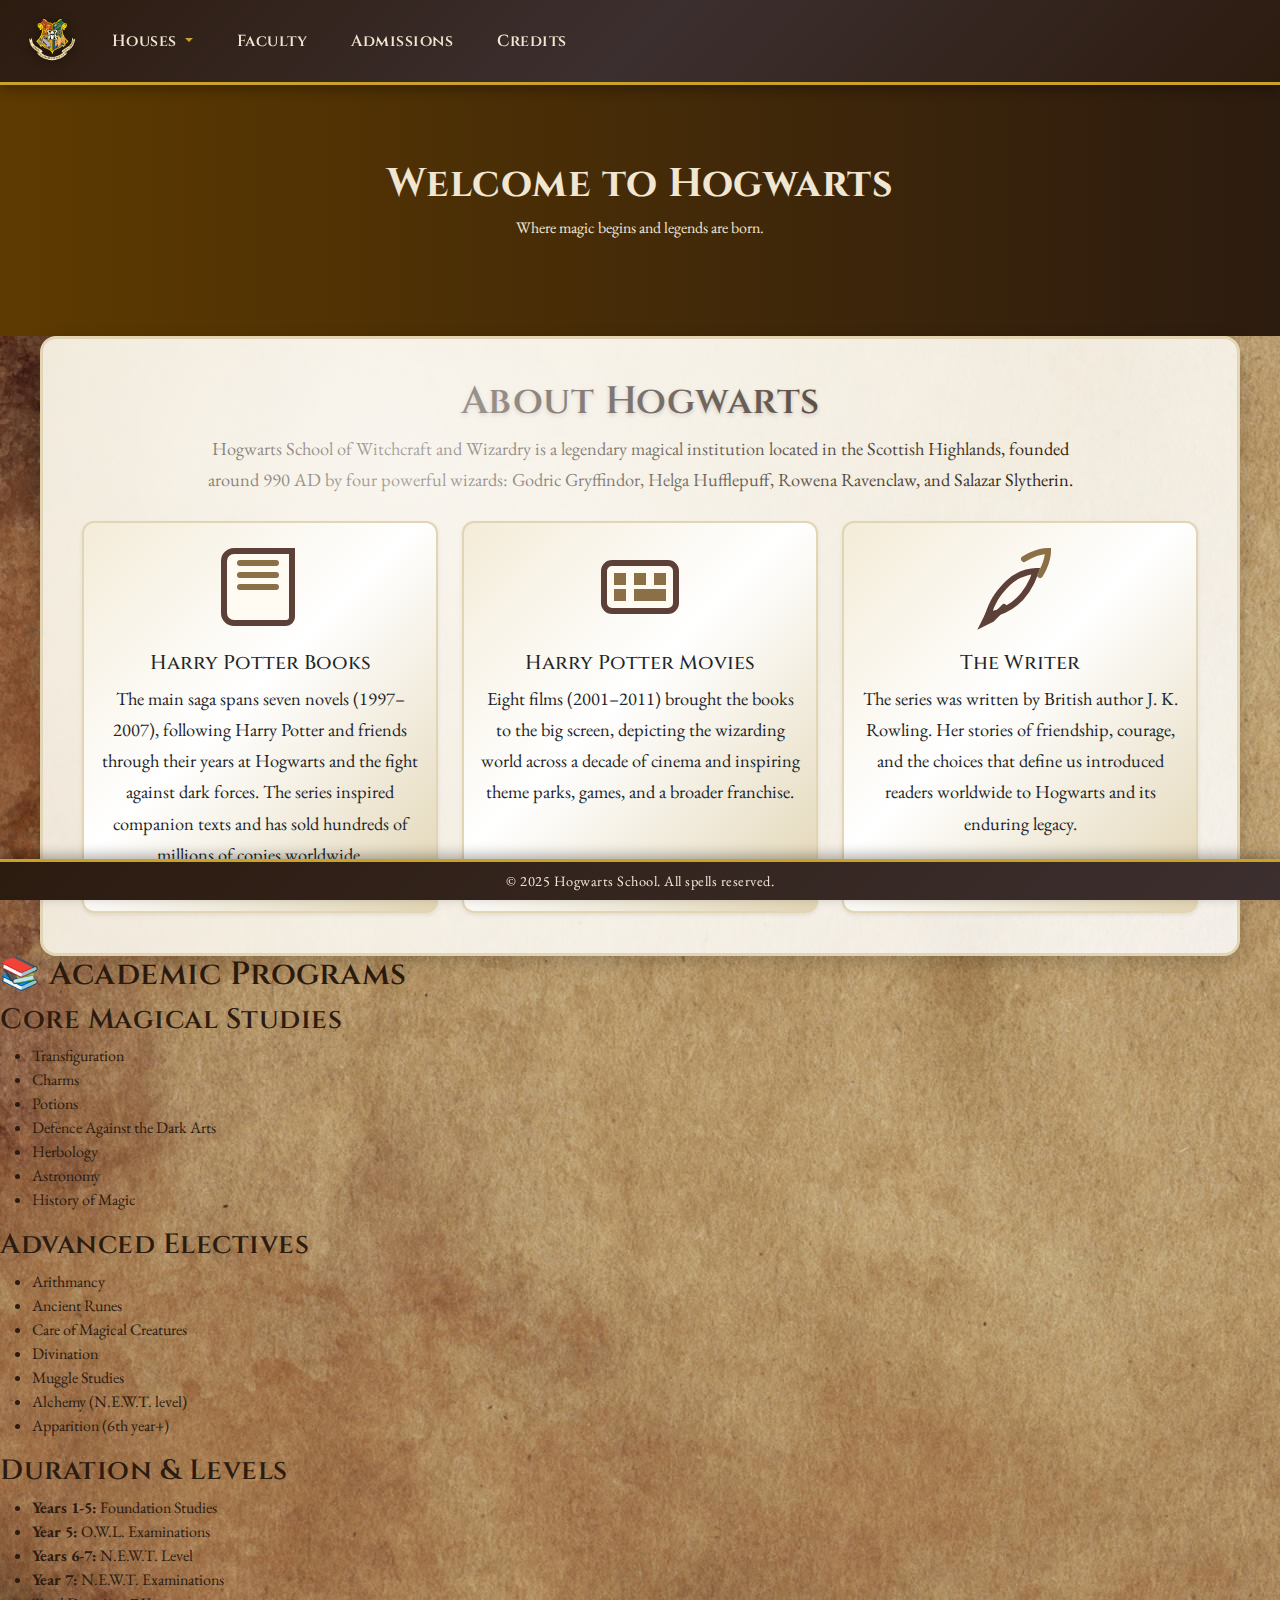
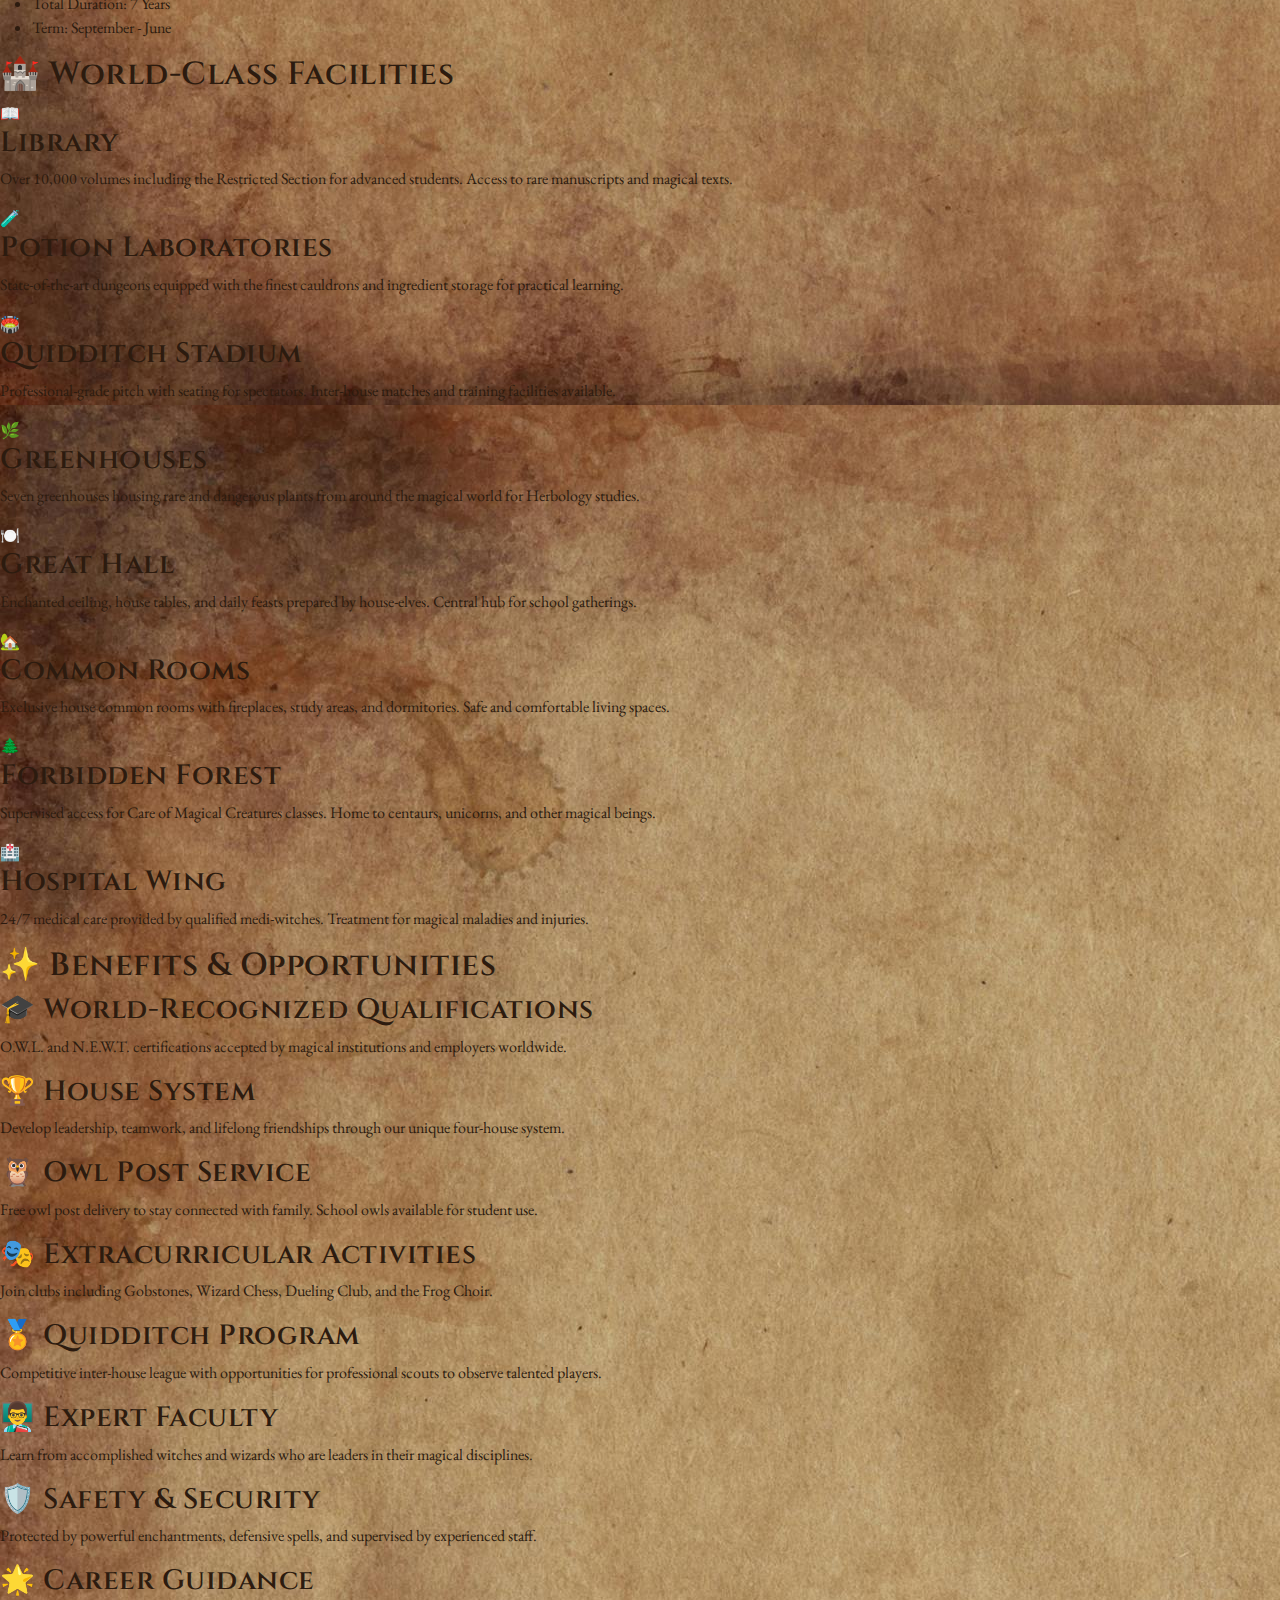
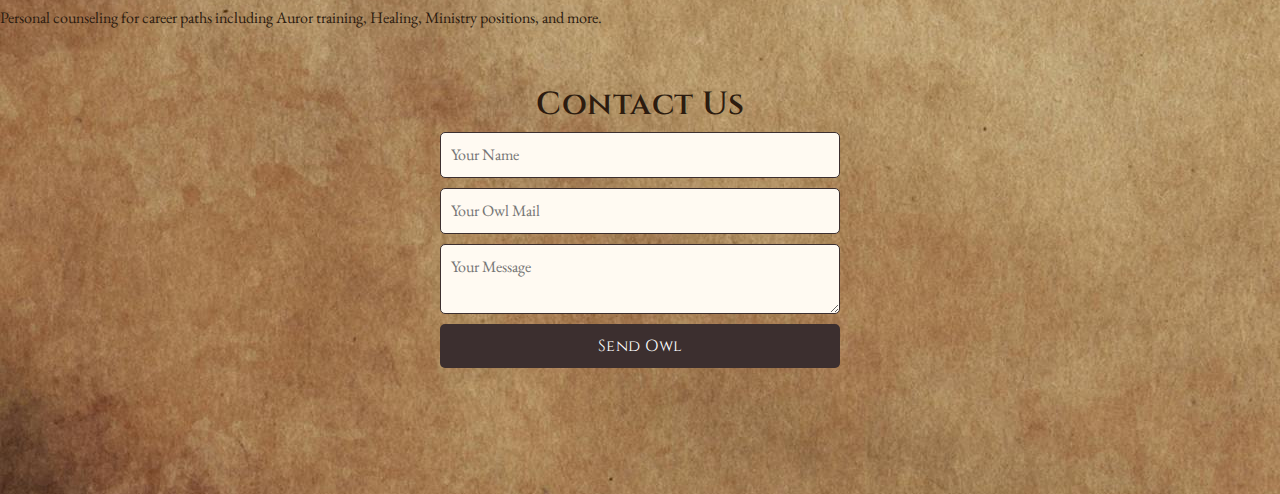
<file: index.html>
<!DOCTYPE html>
<html lang="en">
<head>
  <meta charset="UTF-8" />
  <meta name="viewport" content="width=device-width, initial-scale=1.0" />
  <title>Hogwarts School of Witchcraft and Wizardry</title>
  <!-- Bootstrap CSS -->
  <link href="https://cdn.jsdelivr.net/npm/bootstrap@5.3.3/dist/css/bootstrap.min.css" rel="stylesheet" integrity="sha384-QWTKZyjpPEjISv5WaRU9OFeRpok6YctnYmDr5pNlyT2bRjXh0JMhjY6hW+ALEwIH" crossorigin="anonymous">
  <link rel="stylesheet" href="style.css" />
</head>
<body>
  <nav class="navbar navbar-expand-lg navbar-dark bg-dark fixed-top">
    <div class="container-fluid">
      <a class="navbar-brand" href="index.html">
        <img src="images/Hogwarts_crest.png" alt="Hogwarts Crest" style="height:48px;" />
      </a>
      <button class="navbar-toggler" type="button" data-bs-toggle="collapse" data-bs-target="#mainNavbar" aria-controls="mainNavbar" aria-expanded="false" aria-label="Toggle navigation">
        <span class="navbar-toggler-icon"></span>
      </button>
      <div class="collapse navbar-collapse" id="mainNavbar">
        <ul class="navbar-nav me-auto mb-2 mb-lg-0">
          <li class="nav-item dropdown">
            <a class="nav-link dropdown-toggle" href="#houses" id="housesDropdown" role="button" data-bs-toggle="dropdown" aria-expanded="false">Houses</a>
            <ul class="dropdown-menu" aria-labelledby="housesDropdown">
              <li><a class="dropdown-item" href="gryffindor.html">Gryffindor</a></li>
              <li><a class="dropdown-item" href="slytherin.html">Slytherin</a></li>
              <li><a class="dropdown-item" href="ravenclaw.html">Ravenclaw</a></li>
              <li><a class="dropdown-item" href="hufflepuff.html">Hufflepuff</a></li>
            </ul>
          </li>
          <li class="nav-item"><a class="nav-link" href="faculty.html">Faculty</a></li>
          <li class="nav-item"><a class="nav-link" href="admissions.html">Admissions</a></li>
          <li class="nav-item"><a class="nav-link" href="credits.html">Credits</a></li>
        </ul>
      </div>
    </div>
  </nav>

  <section class="hero">
    <h1>Welcome to Hogwarts</h1>
    <p>Where magic begins and legends are born.</p>
  </section>

  <section id="about" class="section">
    <h2>About Hogwarts</h2>
    <p>Hogwarts School of Witchcraft and Wizardry is a legendary magical institution located in the Scottish Highlands, founded around 990 AD by four powerful wizards: Godric Gryffindor, Helga Hufflepuff, Rowena Ravenclaw, and Salazar Slytherin.</p>
    
    <div class="container mt-4">
      <div class="row g-4">
        <!-- Books Card -->
        <div class="col-12 col-md-4">
          <div class="card h-100 shadow-sm parchment-panel">
            <div class="text-center pt-3">
              <!-- Book SVG icon -->
              <svg width="96" height="96" viewBox="0 0 24 24" fill="none" xmlns="http://www.w3.org/2000/svg" role="img" aria-label="Harry Potter books icon">
                <path d="M3 5.5A2.5 2.5 0 0 1 5.5 3H20v16.5A1.5 1.5 0 0 1 18.5 21H5.5A2.5 2.5 0 0 1 3 18.5V5.5Z" stroke="#5d4037" stroke-width="1.5" fill="#fffaf2"/>
                <path d="M7 6h9M7 9h9M7 12h9" stroke="#8b6f47" stroke-width="1.5" stroke-linecap="round"/>
              </svg>
            </div>
            <div class="card-body">
              <h5 class="card-title" style="font-family: var(--font-display);">Harry Potter Books</h5>
              <p class="card-text" style="font-family: var(--font-body);">
                The main saga spans seven novels (1997–2007), following Harry Potter and friends through their years at Hogwarts and the fight against dark forces. The series inspired companion texts and has sold hundreds of millions of copies worldwide.
              </p>
            </div>
          </div>
        </div>

        <!-- Movies Card -->
        <div class="col-12 col-md-4">
          <div class="card h-100 shadow-sm parchment-panel">
            <div class="text-center pt-3">
              <!-- Film SVG icon -->
              <svg width="96" height="96" viewBox="0 0 24 24" fill="none" xmlns="http://www.w3.org/2000/svg" role="img" aria-label="Harry Potter movies icon">
                <rect x="3" y="6" width="18" height="12" rx="2" stroke="#5d4037" stroke-width="1.5" fill="#fffaf2"/>
                <rect x="5.5" y="8.5" width="3" height="3" fill="#8b6f47"/>
                <rect x="10.5" y="8.5" width="3" height="3" fill="#8b6f47"/>
                <rect x="15.5" y="8.5" width="3" height="3" fill="#8b6f47"/>
                <rect x="5.5" y="12.5" width="3" height="3" fill="#8b6f47"/>
                <rect x="10.5" y="12.5" width="8" height="3" fill="#8b6f47"/>
              </svg>
            </div>
            <div class="card-body">
              <h5 class="card-title" style="font-family: var(--font-display);">Harry Potter Movies</h5>
              <p class="card-text" style="font-family: var(--font-body);">
                Eight films (2001–2011) brought the books to the big screen, depicting the wizarding world across a decade of cinema and inspiring theme parks, games, and a broader franchise.
              </p>
            </div>
          </div>
        </div>

        <!-- Writer Card -->
        <div class="col-12 col-md-4">
          <div class="card h-100 shadow-sm parchment-panel">
            <div class="text-center pt-3">
              <!-- Quill/Author SVG icon -->
              <svg width="96" height="96" viewBox="0 0 24 24" fill="none" xmlns="http://www.w3.org/2000/svg" role="img" aria-label="Writer icon">
                <path d="M4 19c6-1 10-5 12-11 0 0-4 0-7 3S5 16 4 19Z" fill="#fffaf2" stroke="#5d4037" stroke-width="1.5"/>
                <path d="M13 5s3-2 6-2c0 3-2 6-2 6" stroke="#8b6f47" stroke-width="1.5" stroke-linecap="round"/>
                <path d="M4 19l-1 2 2-1 3-3" stroke="#5d4037" stroke-width="1.5" stroke-linecap="round"/>
              </svg>
            </div>
            <div class="card-body">
              <h5 class="card-title" style="font-family: var(--font-display);">The Writer</h5>
              <p class="card-text" style="font-family: var(--font-body);">
                The series was written by British author J. K. Rowling. Her stories of friendship, courage, and the choices that define us introduced readers worldwide to Hogwarts and its enduring legacy.
              </p>
            </div>
          </div>
        </div>
      </div>
    </div>
    </section>

    <!-- Academics highlights (relocated from Admissions) -->
    <div id="home-academics" class="admissions-content">
      <!-- Programs Section -->
      <section class="admissions-section">
        <h2>📚 Academic Programs</h2>
        <div class="programs-grid">
          <div class="program-card">
            <h3>Core Magical Studies</h3>
            <ul>
              <li>Transfiguration</li>
              <li>Charms</li>
              <li>Potions</li>
              <li>Defence Against the Dark Arts</li>
              <li>Herbology</li>
              <li>Astronomy</li>
              <li>History of Magic</li>
            </ul>
          </div>
          <div class="program-card">
            <h3>Advanced Electives</h3>
            <ul>
              <li>Arithmancy</li>
              <li>Ancient Runes</li>
              <li>Care of Magical Creatures</li>
              <li>Divination</li>
              <li>Muggle Studies</li>
              <li>Alchemy (N.E.W.T. level)</li>
              <li>Apparition (6th year+)</li>
            </ul>
          </div>
          <div class="program-card">
            <h3>Duration & Levels</h3>
            <ul>
              <li><strong>Years 1-5:</strong> Foundation Studies</li>
              <li><strong>Year 5:</strong> O.W.L. Examinations</li>
              <li><strong>Years 6-7:</strong> N.E.W.T. Level</li>
              <li><strong>Year 7:</strong> N.E.W.T. Examinations</li>
              <li>Total Duration: 7 Years</li>
              <li>Term: September - June</li>
            </ul>
          </div>
        </div>
      </section>

      <!-- Facilities Section -->
      <section class="admissions-section facilities-section">
        <h2>🏰 World-Class Facilities</h2>
        <div class="facilities-grid">
          <div class="facility-card">
            <div class="facility-icon">📖</div>
            <h3>Library</h3>
            <p>Over 10,000 volumes including the Restricted Section for advanced students. Access to rare manuscripts and magical texts.</p>
          </div>
          <div class="facility-card">
            <div class="facility-icon">🧪</div>
            <h3>Potion Laboratories</h3>
            <p>State-of-the-art dungeons equipped with the finest cauldrons and ingredient storage for practical learning.</p>
          </div>
          <div class="facility-card">
            <div class="facility-icon">🏟️</div>
            <h3>Quidditch Stadium</h3>
            <p>Professional-grade pitch with seating for spectators. Inter-house matches and training facilities available.</p>
          </div>
          <div class="facility-card">
            <div class="facility-icon">🌿</div>
            <h3>Greenhouses</h3>
            <p>Seven greenhouses housing rare and dangerous plants from around the magical world for Herbology studies.</p>
          </div>
          <div class="facility-card">
            <div class="facility-icon">🍽️</div>
            <h3>Great Hall</h3>
            <p>Enchanted ceiling, house tables, and daily feasts prepared by house-elves. Central hub for school gatherings.</p>
          </div>
          <div class="facility-card">
            <div class="facility-icon">🏡</div>
            <h3>Common Rooms</h3>
            <p>Exclusive house common rooms with fireplaces, study areas, and dormitories. Safe and comfortable living spaces.</p>
          </div>
          <div class="facility-card">
            <div class="facility-icon">🌲</div>
            <h3>Forbidden Forest</h3>
            <p>Supervised access for Care of Magical Creatures classes. Home to centaurs, unicorns, and other magical beings.</p>
          </div>
          <div class="facility-card">
            <div class="facility-icon">🏥</div>
            <h3>Hospital Wing</h3>
            <p>24/7 medical care provided by qualified medi-witches. Treatment for magical maladies and injuries.</p>
          </div>
        </div>
      </section>

      <!-- Benefits Section -->
      <section class="admissions-section benefits-section">
        <h2>✨ Benefits & Opportunities</h2>
        <div class="benefits-grid">
          <div class="benefit-card">
            <h3>🎓 World-Recognized Qualifications</h3>
            <p>O.W.L. and N.E.W.T. certifications accepted by magical institutions and employers worldwide.</p>
          </div>
          <div class="benefit-card">
            <h3>🏆 House System</h3>
            <p>Develop leadership, teamwork, and lifelong friendships through our unique four-house system.</p>
          </div>
          <div class="benefit-card">
            <h3>🦉 Owl Post Service</h3>
            <p>Free owl post delivery to stay connected with family. School owls available for student use.</p>
          </div>
          <div class="benefit-card">
            <h3>🎭 Extracurricular Activities</h3>
            <p>Join clubs including Gobstones, Wizard Chess, Dueling Club, and the Frog Choir.</p>
          </div>
          <div class="benefit-card">
            <h3>🏅 Quidditch Program</h3>
            <p>Competitive inter-house league with opportunities for professional scouts to observe talented players.</p>
          </div>
          <div class="benefit-card">
            <h3>👨‍🏫 Expert Faculty</h3>
            <p>Learn from accomplished witches and wizards who are leaders in their magical disciplines.</p>
          </div>
          <div class="benefit-card">
            <h3>🛡️ Safety & Security</h3>
            <p>Protected by powerful enchantments, defensive spells, and supervised by experienced staff.</p>
          </div>
          <div class="benefit-card">
            <h3>🌟 Career Guidance</h3>
            <p>Personal counseling for career paths including Auror training, Healing, Ministry positions, and more.</p>
          </div>
        </div>
      </section>
    </div>

    <section id="contact" class="section">
    <h2>Contact Us</h2>
    <form id="owlForm">
      <input type="text" placeholder="Your Name" required />
      <input type="email" placeholder="Your Owl Mail" required />
      <textarea placeholder="Your Message" required></textarea>
      <button type="submit">Send Owl</button>
    </form>
    <p id="formMessage"></p>
  </section>



  <footer class="bg-dark text-light fixed-bottom py-2">
    <div class="container text-center" style="font-size:0.9em;">
      © 2025 Hogwarts School. All spells reserved.
    </div>
  </footer>

  <script src="script.js"></script>
  <!-- Bootstrap JS -->
  <script src="https://cdn.jsdelivr.net/npm/bootstrap@5.3.3/dist/js/bootstrap.bundle.min.js" integrity="sha384-YvpcrYf0tY3lHB60NNkmXc5s9fDVZLESaAA55NDzOxhy9GkcIdslK1eN7N6jIeHz" crossorigin="anonymous"></script>
</body>
</html>
</file>
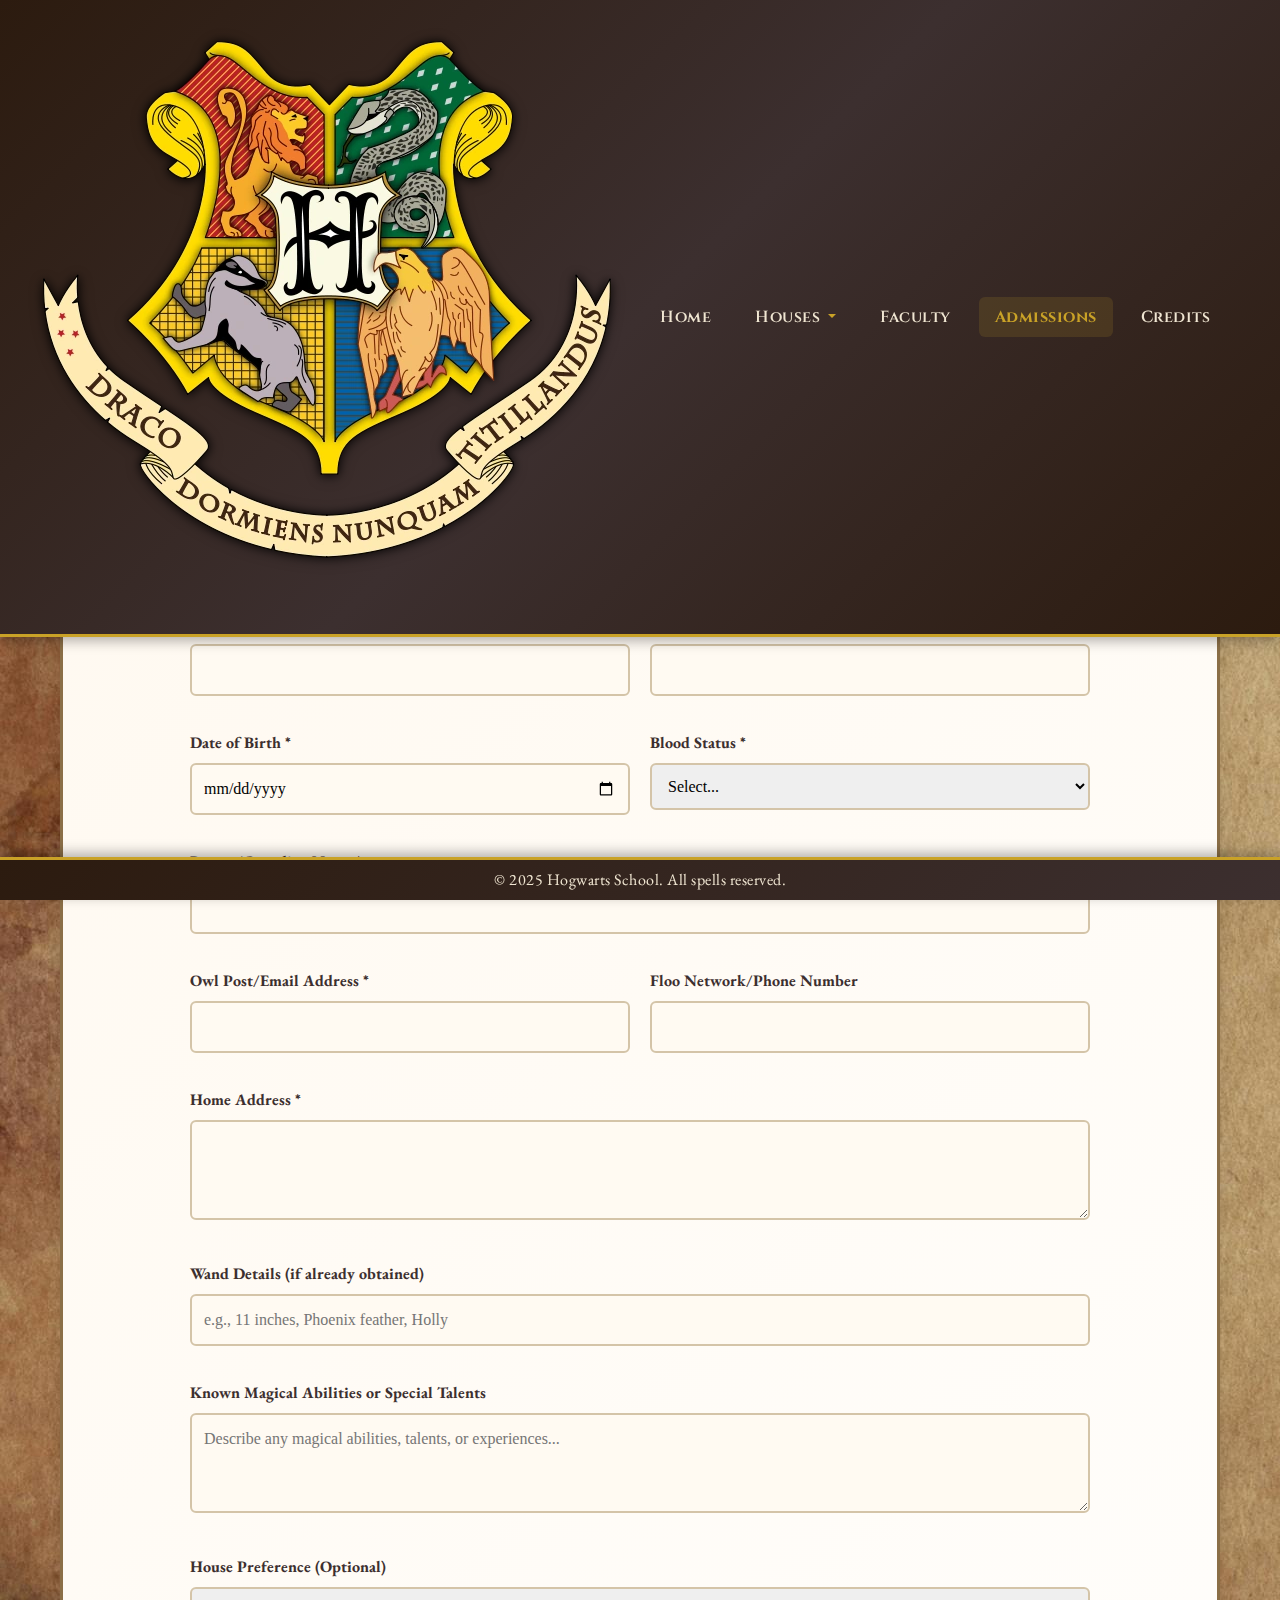
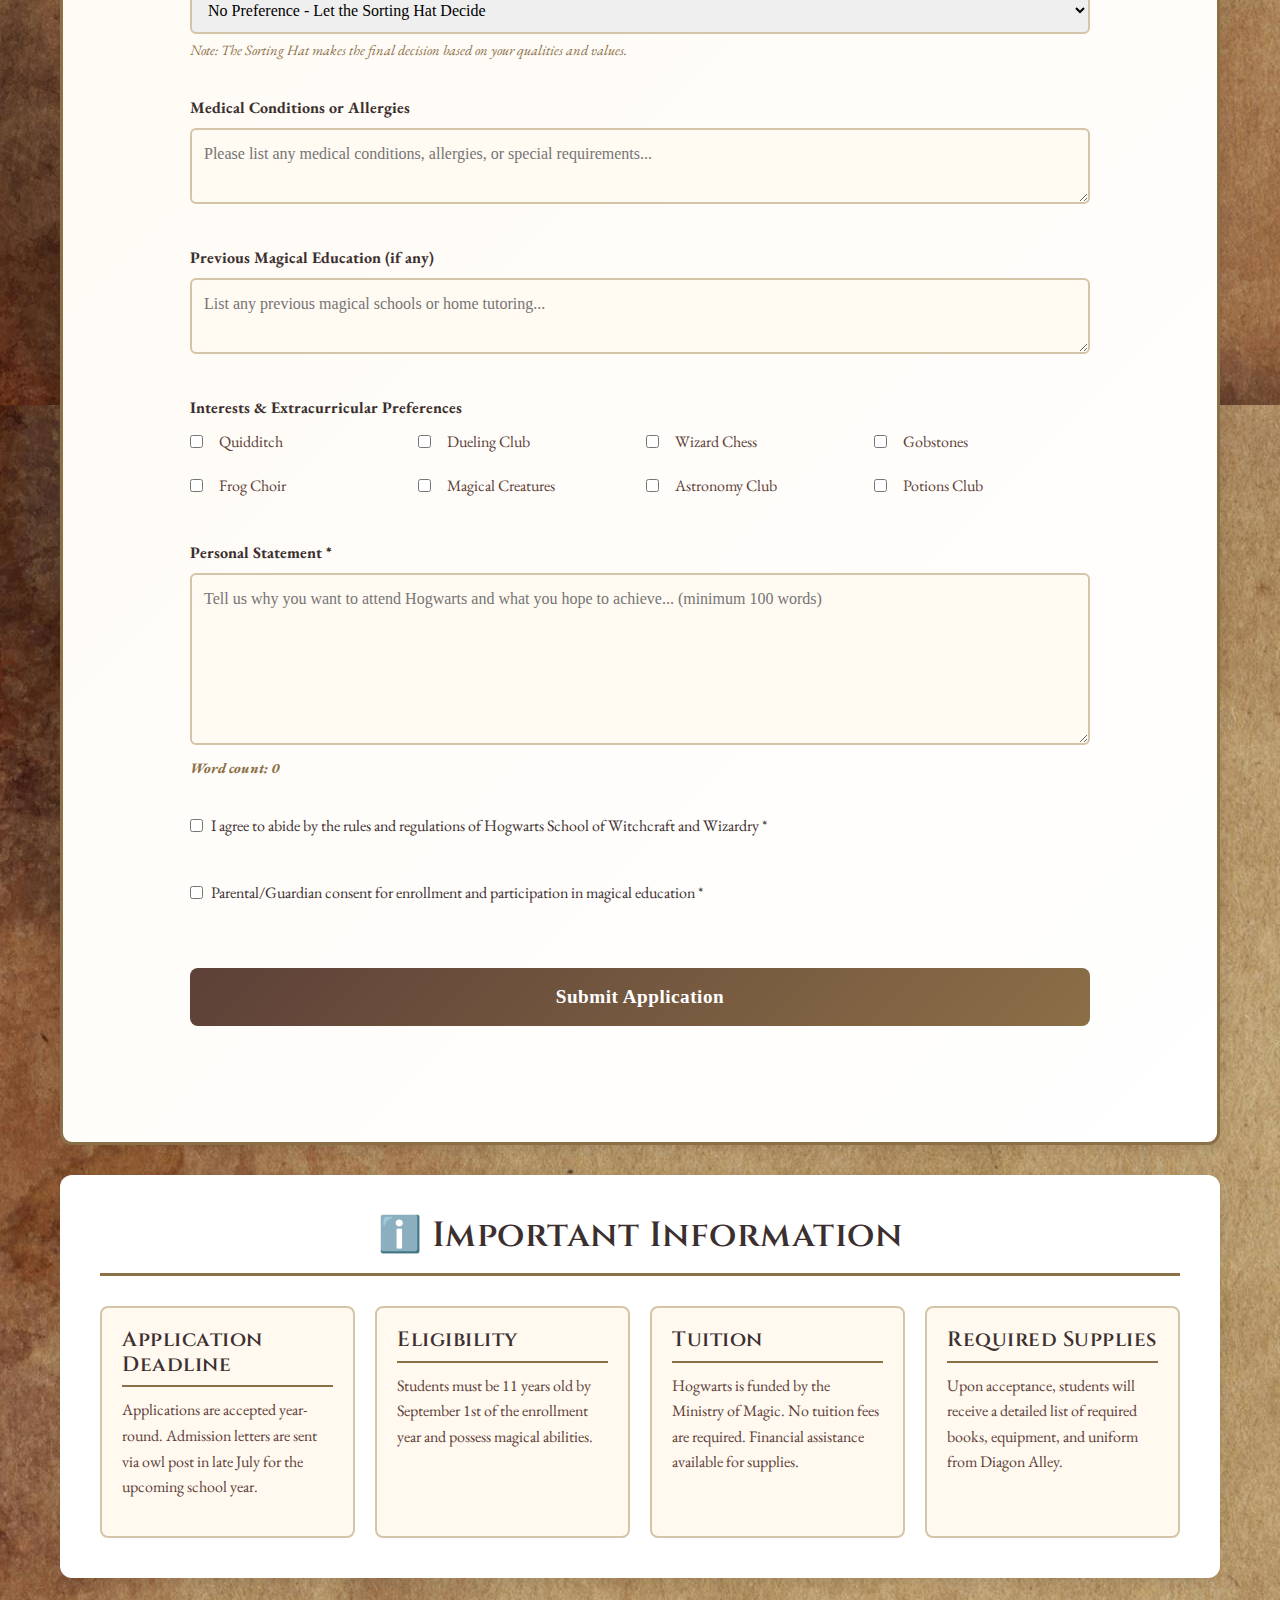
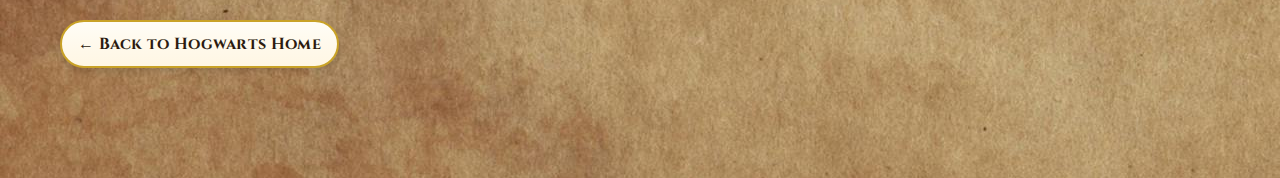
<file: admissions.html>
<!DOCTYPE html>
<html lang="en">
<head>
  <meta charset="UTF-8" />
  <meta name="viewport" content="width=device-width, initial-scale=1.0" />
  <title>Admissions - Hogwarts School of Witchcraft and Wizardry</title>
  <!-- Bootstrap CSS -->
  <link href="https://cdn.jsdelivr.net/npm/bootstrap@5.3.3/dist/css/bootstrap.min.css" rel="stylesheet" integrity="sha384-QWTKZyjpPEjISv5WaRU9OFeRpok6YctnYmDr5pNlyT2bRjXh0JMhjY6hW+ALEwIH" crossorigin="anonymous">
  <link rel="stylesheet" href="style.css" />
  <link rel="stylesheet" href="admissions.css" />
</head>
<body>
  <nav class="navbar navbar-expand-lg navbar-dark bg-dark fixed-top">
    <div class="container-fluid">
      <a class="navbar-brand" href="index.html">
        <img src="images/Hogwarts_crest.png" alt="Hogwarts Crest" />
      </a>
      <button class="navbar-toggler" type="button" data-bs-toggle="collapse" data-bs-target="#admissionsNavbar" aria-controls="admissionsNavbar" aria-expanded="false" aria-label="Toggle navigation">
        <span class="navbar-toggler-icon"></span>
      </button>
      <div class="collapse navbar-collapse" id="admissionsNavbar">
        <ul class="navbar-nav me-auto mb-2 mb-lg-0">
          <li class="nav-item"><a class="nav-link" href="index.html">Home</a></li>
          <li class="nav-item dropdown">
            <a class="nav-link dropdown-toggle" href="index.html#houses" id="housesDropdown" role="button" data-bs-toggle="dropdown" aria-expanded="false">Houses</a>
            <ul class="dropdown-menu" aria-labelledby="housesDropdown">
              <li><a class="dropdown-item" href="gryffindor.html">Gryffindor</a></li>
              <li><a class="dropdown-item" href="slytherin.html">Slytherin</a></li>
              <li><a class="dropdown-item" href="ravenclaw.html">Ravenclaw</a></li>
              <li><a class="dropdown-item" href="hufflepuff.html">Hufflepuff</a></li>
            </ul>
          </li>
          <li class="nav-item"><a class="nav-link" href="faculty.html">Faculty</a></li>
          <li class="nav-item"><a class="nav-link active" aria-current="page" href="admissions.html">Admissions</a></li>
          <li class="nav-item"><a class="nav-link" href="credits.html">Credits</a></li>
        </ul>
      </div>
    </div>
  </nav>

  <div class="admissions-hero">
    <h1>Join the Legacy of Hogwarts</h1>
    <p>Begin your magical journey at the world's most prestigious school of witchcraft and wizardry</p>
  </div>

  <div class="admissions-content">
    <!-- Application Form Section -->
    <section class="admissions-section application-section">
      <h2>📜 Application Form</h2>
      <p class="form-intro">Complete the form below to apply for admission to Hogwarts School of Witchcraft and Wizardry. All fields marked with * are required.</p>
      
      <form id="admissionForm" class="admission-form">
        <div class="form-row">
          <div class="form-group">
            <label for="firstName">First Name *</label>
            <input type="text" id="firstName" name="firstName" required />
          </div>
          <div class="form-group">
            <label for="lastName">Last Name *</label>
            <input type="text" id="lastName" name="lastName" required />
          </div>
        </div>

        <div class="form-row">
          <div class="form-group">
            <label for="dateOfBirth">Date of Birth *</label>
            <input type="date" id="dateOfBirth" name="dateOfBirth" required />
          </div>
          <div class="form-group">
            <label for="bloodStatus">Blood Status *</label>
            <select id="bloodStatus" name="bloodStatus" required>
              <option value="">Select...</option>
              <option value="pureblood">Pure-blood</option>
              <option value="halfblood">Half-blood</option>
              <option value="muggleborn">Muggle-born</option>
            </select>
          </div>
        </div>

        <div class="form-group">
          <label for="parentGuardian">Parent/Guardian Name *</label>
          <input type="text" id="parentGuardian" name="parentGuardian" required />
        </div>

        <div class="form-row">
          <div class="form-group">
            <label for="email">Owl Post/Email Address *</label>
            <input type="email" id="email" name="email" required />
          </div>
          <div class="form-group">
            <label for="phone">Floo Network/Phone Number</label>
            <input type="tel" id="phone" name="phone" />
          </div>
        </div>

        <div class="form-group">
          <label for="address">Home Address *</label>
          <textarea id="address" name="address" rows="3" required></textarea>
        </div>

        <div class="form-group">
          <label for="wandDetails">Wand Details (if already obtained)</label>
          <input type="text" id="wandDetails" name="wandDetails" placeholder="e.g., 11 inches, Phoenix feather, Holly" />
        </div>

        <div class="form-group">
          <label for="magicalAbilities">Known Magical Abilities or Special Talents</label>
          <textarea id="magicalAbilities" name="magicalAbilities" rows="3" placeholder="Describe any magical abilities, talents, or experiences..."></textarea>
        </div>

        <div class="form-group">
          <label for="housePreference">House Preference (Optional)</label>
          <select id="housePreference" name="housePreference">
            <option value="">No Preference - Let the Sorting Hat Decide</option>
            <option value="gryffindor">Gryffindor</option>
            <option value="slytherin">Slytherin</option>
            <option value="ravenclaw">Ravenclaw</option>
            <option value="hufflepuff">Hufflepuff</option>
          </select>
          <small>Note: The Sorting Hat makes the final decision based on your qualities and values.</small>
        </div>

        <div class="form-group">
          <label for="medicalConditions">Medical Conditions or Allergies</label>
          <textarea id="medicalConditions" name="medicalConditions" rows="2" placeholder="Please list any medical conditions, allergies, or special requirements..."></textarea>
        </div>

        <div class="form-group">
          <label for="previousEducation">Previous Magical Education (if any)</label>
          <textarea id="previousEducation" name="previousEducation" rows="2" placeholder="List any previous magical schools or home tutoring..."></textarea>
        </div>

        <div class="form-group">
          <label for="interests">Interests & Extracurricular Preferences</label>
          <div class="checkbox-group">
            <label><input type="checkbox" name="interests" value="quidditch" /> Quidditch</label>
            <label><input type="checkbox" name="interests" value="dueling" /> Dueling Club</label>
            <label><input type="checkbox" name="interests" value="chess" /> Wizard Chess</label>
            <label><input type="checkbox" name="interests" value="gobstones" /> Gobstones</label>
            <label><input type="checkbox" name="interests" value="choir" /> Frog Choir</label>
            <label><input type="checkbox" name="interests" value="creatures" /> Magical Creatures</label>
            <label><input type="checkbox" name="interests" value="astronomy" /> Astronomy Club</label>
            <label><input type="checkbox" name="interests" value="potions" /> Potions Club</label>
          </div>
        </div>

        <div class="form-group">
          <label for="essay">Personal Statement *</label>
          <textarea id="essay" name="essay" rows="6" required placeholder="Tell us why you want to attend Hogwarts and what you hope to achieve... (minimum 100 words)"></textarea>
          <small id="wordCount">Word count: 0</small>
        </div>

        <div class="form-group">
          <label>
            <input type="checkbox" id="terms" name="terms" required />
            I agree to abide by the rules and regulations of Hogwarts School of Witchcraft and Wizardry *
          </label>
        </div>

        <div class="form-group">
          <label>
            <input type="checkbox" id="parentalConsent" name="parentalConsent" required />
            Parental/Guardian consent for enrollment and participation in magical education *
          </label>
        </div>

        <button type="submit" class="submit-btn">Submit Application</button>
        <p id="formMessage" class="form-message"></p>
      </form>
    </section>

    <section class="admissions-section info-section">
      <h2>ℹ️ Important Information</h2>
      <div class="info-grid">
        <div class="info-card">
          <h3>Application Deadline</h3>
          <p>Applications are accepted year-round. Admission letters are sent via owl post in late July for the upcoming school year.</p>
        </div>
        <div class="info-card">
          <h3>Eligibility</h3>
          <p>Students must be 11 years old by September 1st of the enrollment year and possess magical abilities.</p>
        </div>
        <div class="info-card">
          <h3>Tuition</h3>
          <p>Hogwarts is funded by the Ministry of Magic. No tuition fees are required. Financial assistance available for supplies.</p>
        </div>
        <div class="info-card">
          <h3>Required Supplies</h3>
          <p>Upon acceptance, students will receive a detailed list of required books, equipment, and uniform from Diagon Alley.</p>
        </div>
      </div>
    </section>

    <a href="index.html" class="back-link">← Back to Hogwarts Home</a>
  </div>

  <footer class="bg-dark text-light fixed-bottom py-2">
    <div class="container text-center">© 2025 Hogwarts School. All spells reserved.</div>
  </footer>

  <script src="script.js"></script>
  <!-- Bootstrap JS -->
  <script src="https://cdn.jsdelivr.net/npm/bootstrap@5.3.3/dist/js/bootstrap.bundle.min.js" integrity="sha384-YvpcrYf0tY3lHB60NNkmXc5s9fDVZLESaAA55NDzOxhy9GkcIdslK1eN7N6jIeHz" crossorigin="anonymous"></script>
</body>
</html>
</file>
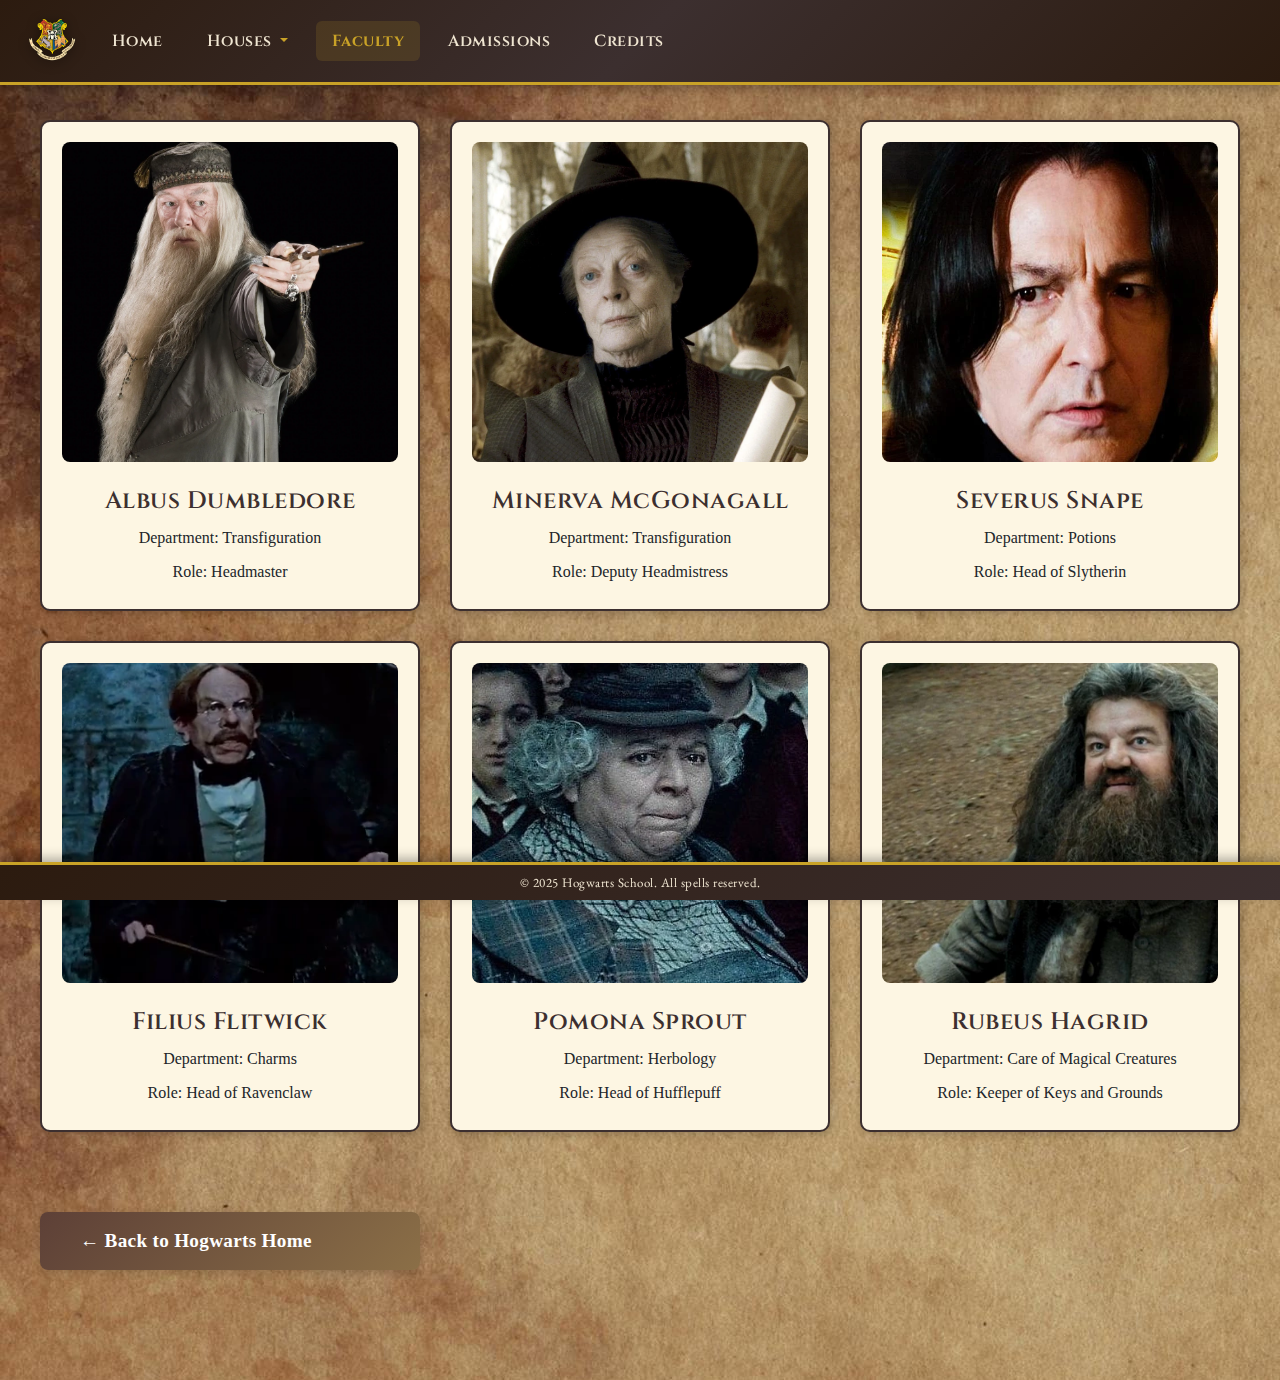
<file: faculty.html>
<!DOCTYPE html>
<html lang="en">
<head>
  <meta charset="UTF-8" />
  <meta name="viewport" content="width=device-width, initial-scale=1.0" />
  <title>Hogwarts Faculty</title>
  <!-- Bootstrap first -->
  <link href="https://cdn.jsdelivr.net/npm/bootstrap@5.3.3/dist/css/bootstrap.min.css" rel="stylesheet" integrity="sha384-QWTKZyjpPEjISv5WaRU9OFeRpok6YctnYmDr5pNlyT2bRjXh0JMhjY6hW+ALEwIH" crossorigin="anonymous">
  <!-- Global theme overrides -->
  <link rel="stylesheet" href="style.css" />
  <!-- Page specific styles -->
  <link rel="stylesheet" href="faculty.css" />
</head>
<body>
  <nav class="navbar navbar-expand-lg navbar-dark bg-dark fixed-top">
    <div class="container-fluid">
      <a class="navbar-brand" href="index.html">
        <img src="images/Hogwarts_crest.png" alt="Hogwarts Crest" style="height:48px;" />
      </a>
      <button class="navbar-toggler" type="button" data-bs-toggle="collapse" data-bs-target="#facultyNavbar" aria-controls="facultyNavbar" aria-expanded="false" aria-label="Toggle navigation">
        <span class="navbar-toggler-icon"></span>
      </button>
      <div class="collapse navbar-collapse" id="facultyNavbar">
        <ul class="navbar-nav me-auto mb-2 mb-lg-0">
          <li class="nav-item"><a class="nav-link" href="index.html">Home</a></li>
          <li class="nav-item dropdown">
            <a class="nav-link dropdown-toggle" href="index.html#houses" id="housesDropdown" role="button" data-bs-toggle="dropdown" aria-expanded="false">Houses</a>
            <ul class="dropdown-menu" aria-labelledby="housesDropdown">
              <li><a class="dropdown-item" href="gryffindor.html">Gryffindor</a></li>
              <li><a class="dropdown-item" href="slytherin.html">Slytherin</a></li>
              <li><a class="dropdown-item" href="ravenclaw.html">Ravenclaw</a></li>
              <li><a class="dropdown-item" href="hufflepuff.html">Hufflepuff</a></li>
            </ul>
          </li>
          <li class="nav-item"><a class="nav-link active" aria-current="page" href="faculty.html">Faculty</a></li>
          <li class="nav-item"><a class="nav-link" href="admissions.html">Admissions</a></li>
          <li class="nav-item"><a class="nav-link" href="credits.html">Credits</a></li>
        </ul>
      </div>
    </div>
  </nav>

  <main class="faculty-container">
    <div class="card">
      <img src="images/dumbledore.jpg" alt="Albus Dumbledore" />
      <h2>Albus Dumbledore</h2>
      <p>Department: Transfiguration</p>
      <p>Role: Headmaster</p>
    </div>

    <div class="card">
      <img src="images/mcgonagall.jpg" alt="Minerva McGonagall" />
      <h2>Minerva McGonagall</h2>
      <p>Department: Transfiguration</p>
      <p>Role: Deputy Headmistress</p>
    </div>

    <div class="card">
      <img src="images/snape.jpg" alt="Severus Snape" />
      <h2>Severus Snape</h2>
      <p>Department: Potions</p>
      <p>Role: Head of Slytherin</p>
    </div>

    <div class="card">
      <img src="images/flitwick.jpg" alt="Filius Flitwick" />
      <h2>Filius Flitwick</h2>
      <p>Department: Charms</p>
      <p>Role: Head of Ravenclaw</p>
    </div>

    <div class="card">
      <img src="images/sprout.jpg" alt="Pomona Sprout" />
      <h2>Pomona Sprout</h2>
      <p>Department: Herbology</p>
      <p>Role: Head of Hufflepuff</p>
    </div>

    <div class="card">
      <img src="images/hagrid.jpg" alt="Rubeus Hagrid" />
      <h2>Rubeus Hagrid</h2>
      <p>Department: Care of Magical Creatures</p>
      <p>Role: Keeper of Keys and Grounds</p>
    </div>

    <div style="text-align: center; margin-top: 30px;">
      <a href="index.html" class="back-link">← Back to Hogwarts Home</a>
    </div>
  </main>

  <footer class="bg-dark text-light fixed-bottom py-2">
    <div class="container text-center" style="font-size:0.9em;">© 2025 Hogwarts School. All spells reserved.</div>
  </footer>
  <script src="https://cdn.jsdelivr.net/npm/bootstrap@5.3.3/dist/js/bootstrap.bundle.min.js" integrity="sha384-YvpcrYf0tY3lHB60NNkmXc5s9fDVZLESaAA55NDzOxhy9GkcIdslK1eN7N6jIeHz" crossorigin="anonymous"></script>
</body>
</html>
</file>
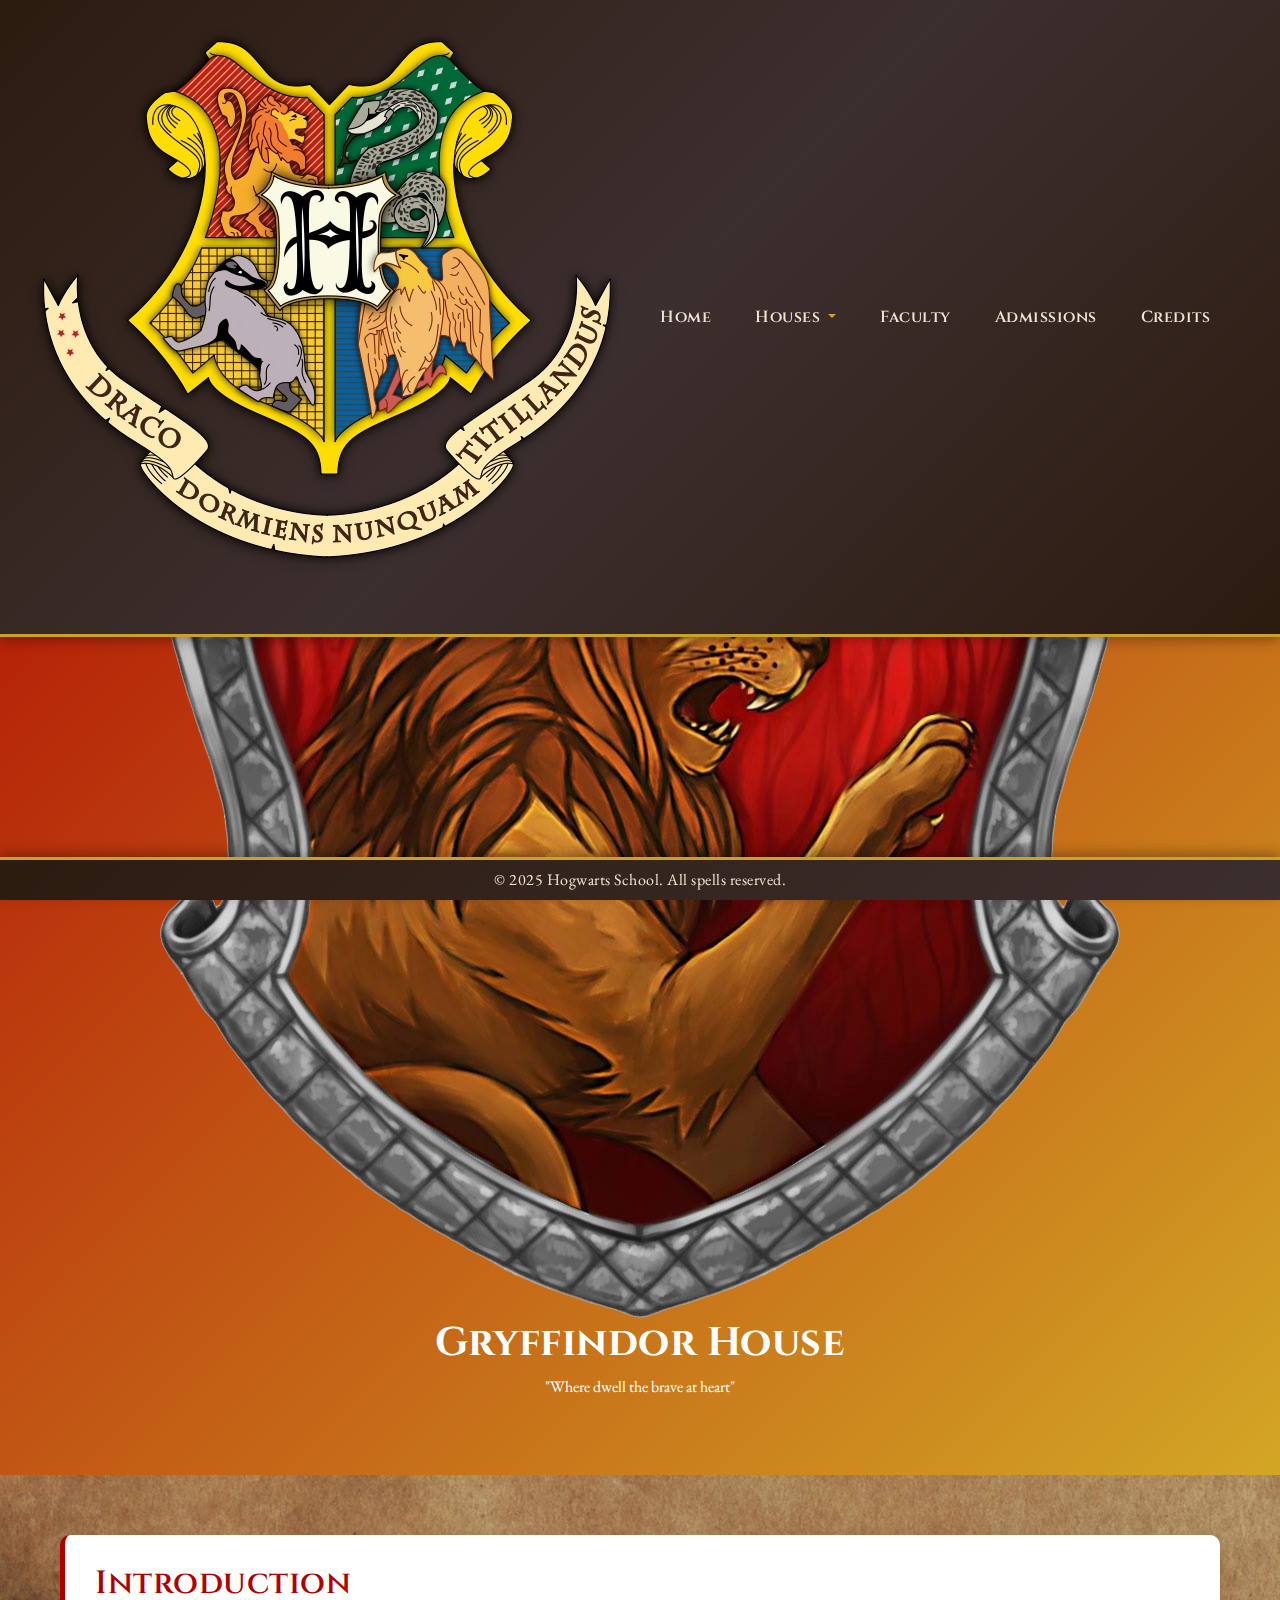
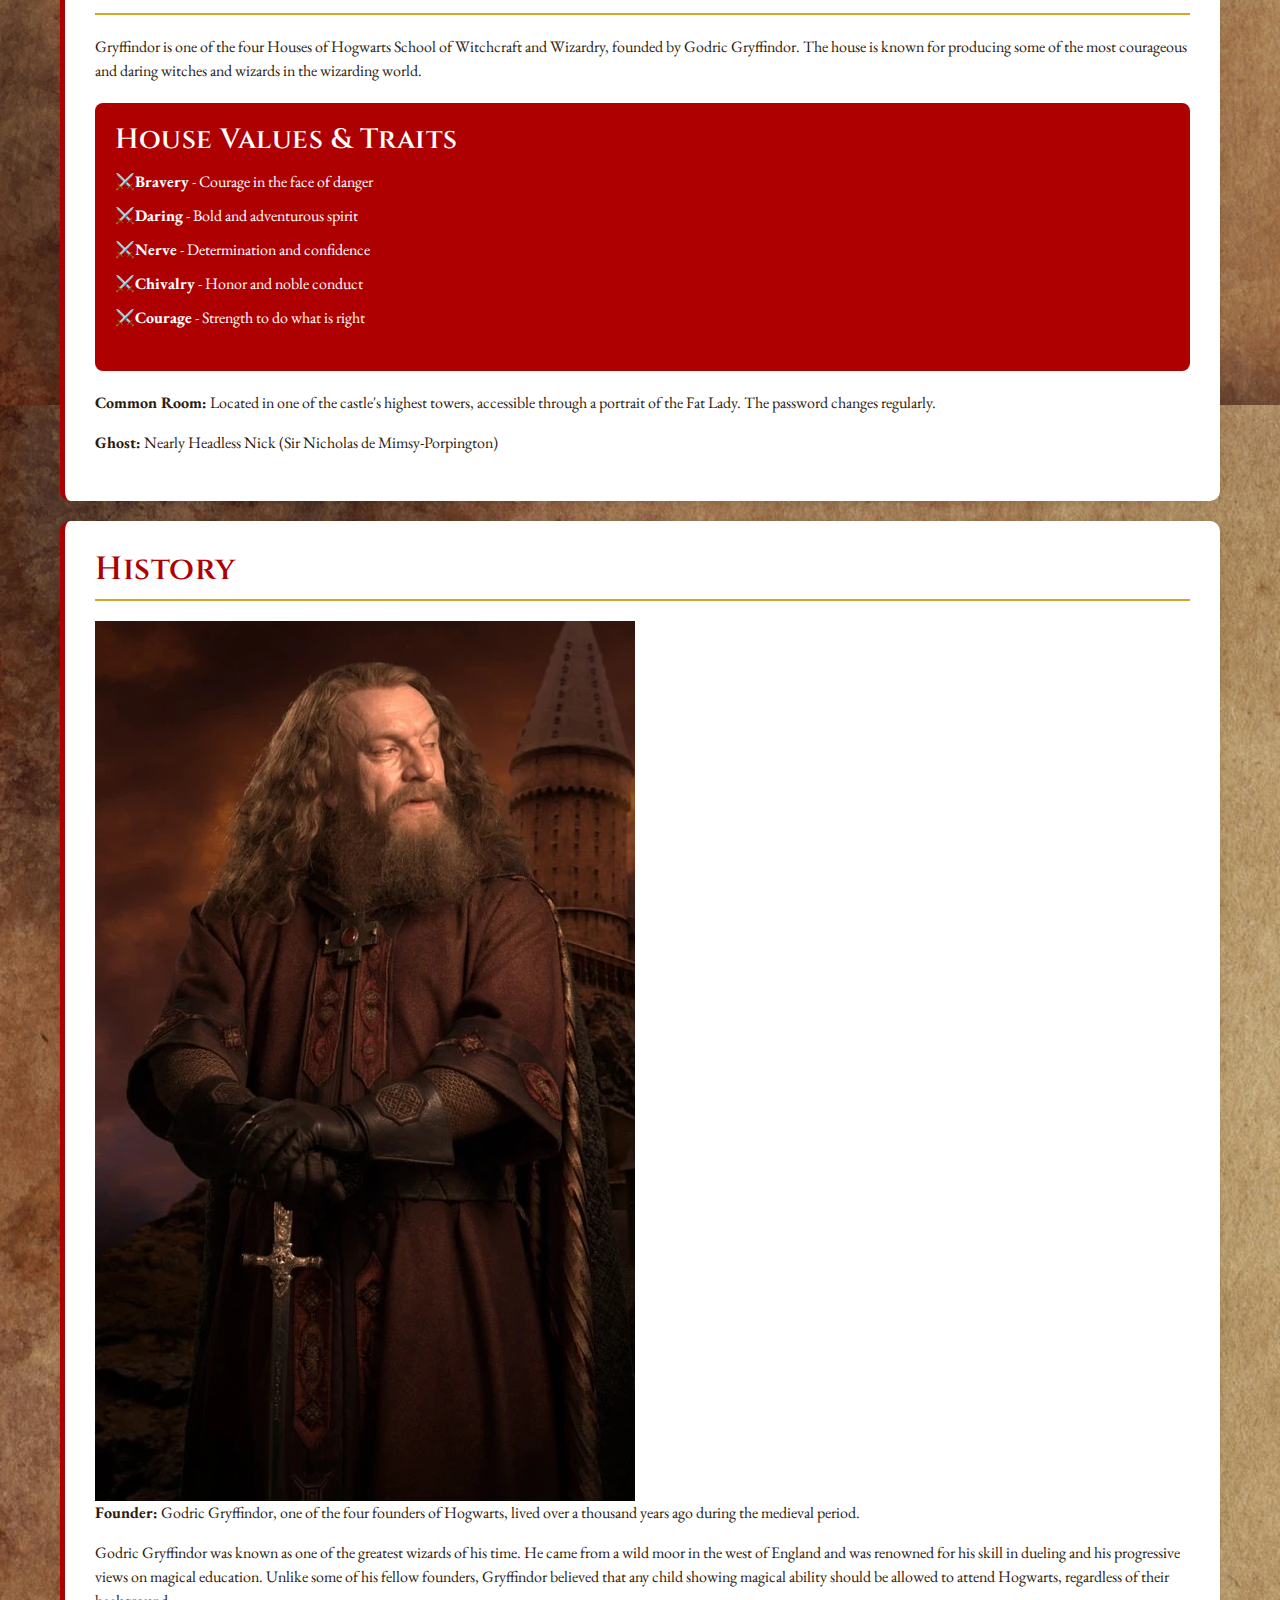
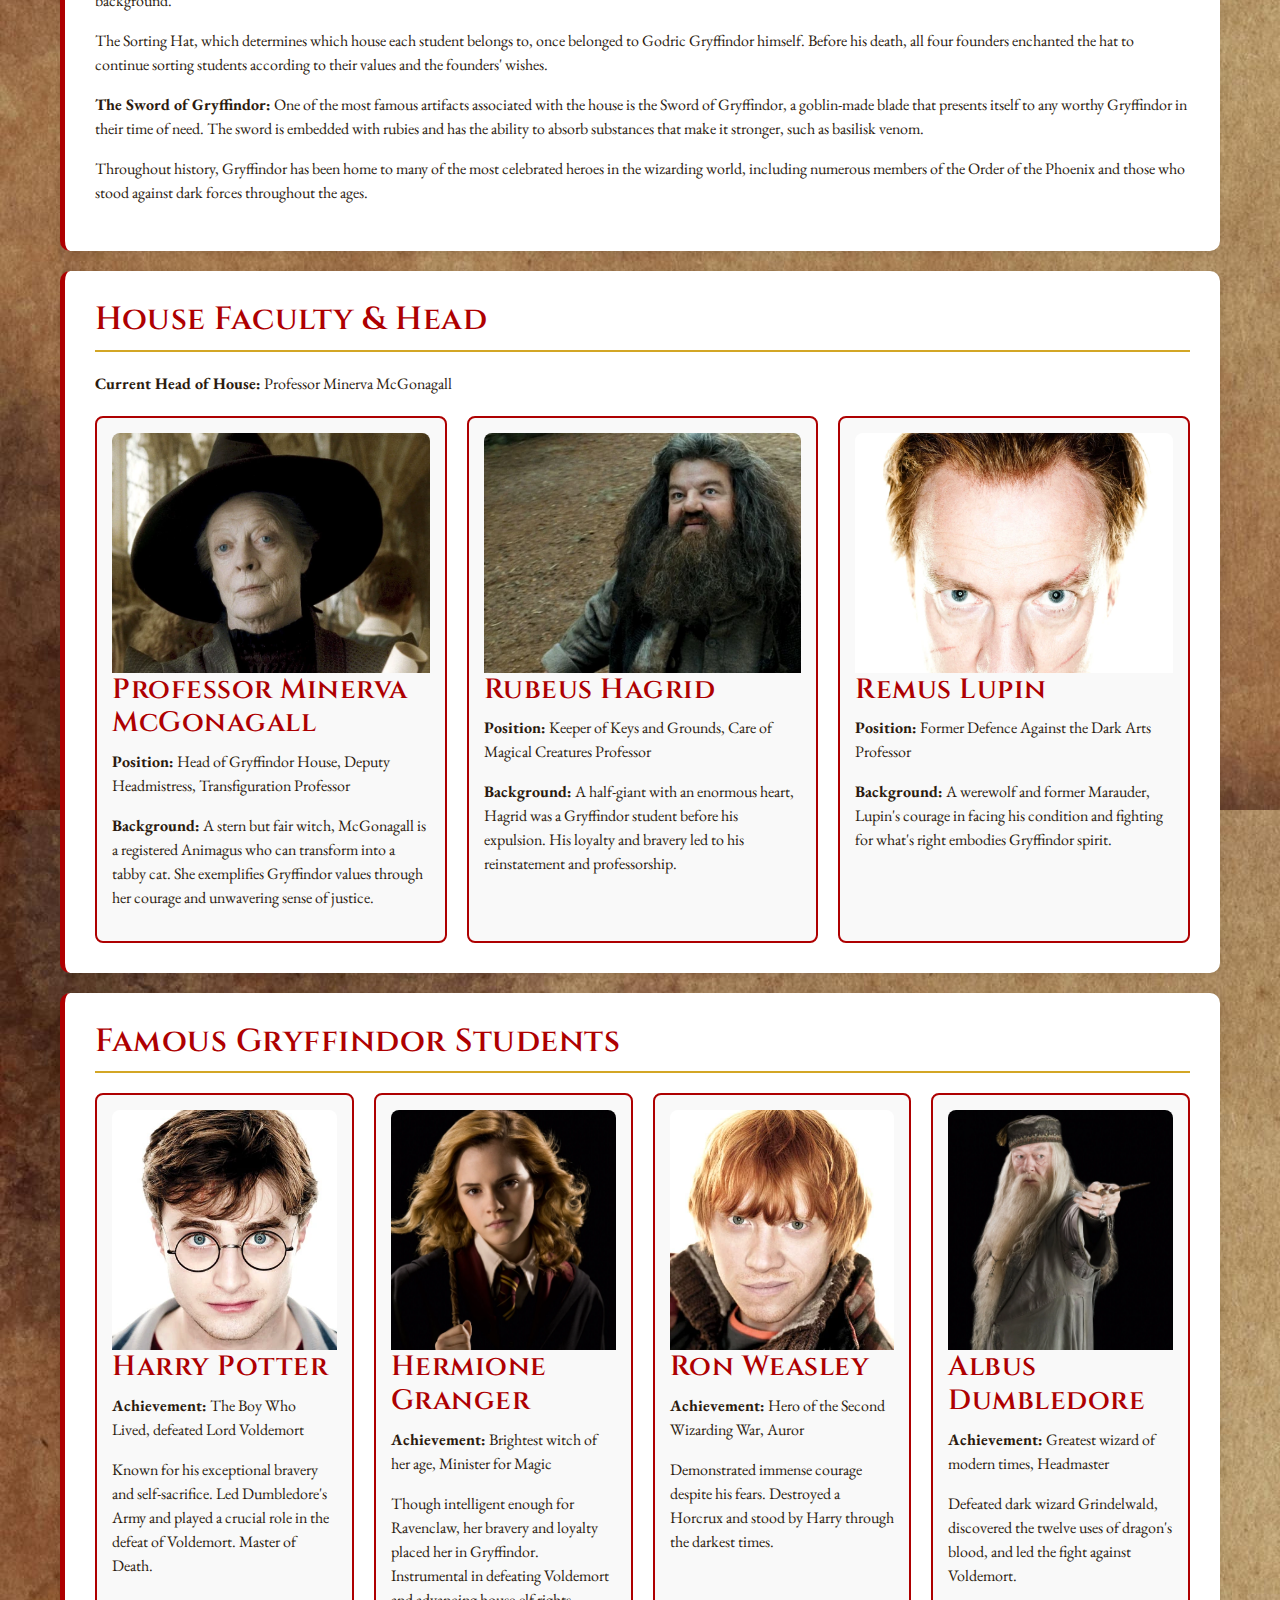
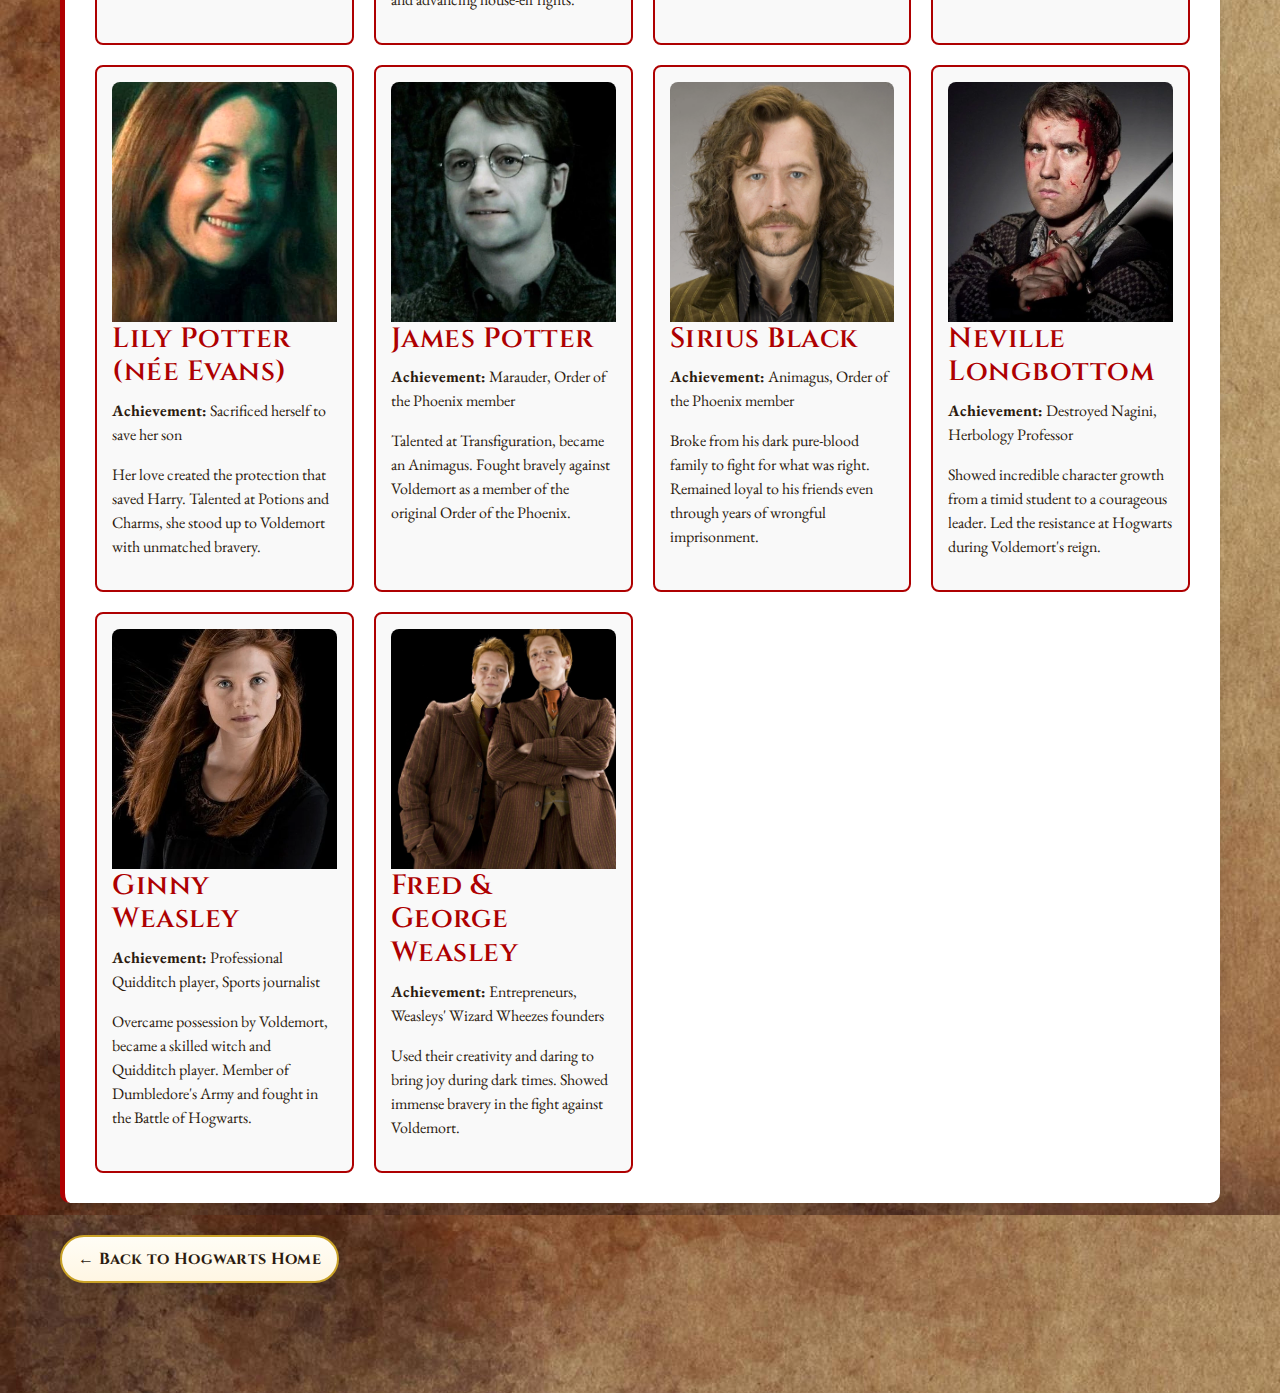
<file: gryffindor.html>
<!DOCTYPE html>
<html lang="en">
<head>
  <meta charset="UTF-8" />
  <meta name="viewport" content="width=device-width, initial-scale=1.0" />
  <title>Gryffindor House - Hogwarts</title>
  <link href="https://cdn.jsdelivr.net/npm/bootstrap@5.3.3/dist/css/bootstrap.min.css" rel="stylesheet" integrity="sha384-QWTKZyjpPEjISv5WaRU9OFeRpok6YctnYmDr5pNlyT2bRjXh0JMhjY6hW+ALEwIH" crossorigin="anonymous">
  <link rel="stylesheet" href="style.css" />
  <link rel="stylesheet" href="gryffindor.css" />
</head>
<body>
  <nav class="navbar navbar-expand-lg navbar-dark bg-dark fixed-top">
    <div class="container-fluid">
      <a class="navbar-brand" href="index.html">
        <img src="images/Hogwarts_crest.png" alt="Hogwarts Crest" />
      </a>
      <button class="navbar-toggler" type="button" data-bs-toggle="collapse" data-bs-target="#gryffNavbar" aria-controls="gryffNavbar" aria-expanded="false" aria-label="Toggle navigation">
        <span class="navbar-toggler-icon"></span>
      </button>
      <div class="collapse navbar-collapse" id="gryffNavbar">
        <ul class="navbar-nav me-auto mb-2 mb-lg-0">
          <li class="nav-item"><a class="nav-link" href="index.html">Home</a></li>
          <li class="nav-item dropdown">
            <a class="nav-link dropdown-toggle" href="index.html#houses" id="gryffHouses" role="button" data-bs-toggle="dropdown" aria-expanded="false">Houses</a>
            <ul class="dropdown-menu" aria-labelledby="gryffHouses">
              <li><a class="dropdown-item" href="gryffindor.html">Gryffindor</a></li>
              <li><a class="dropdown-item" href="slytherin.html">Slytherin</a></li>
              <li><a class="dropdown-item" href="ravenclaw.html">Ravenclaw</a></li>
              <li><a class="dropdown-item" href="hufflepuff.html">Hufflepuff</a></li>
            </ul>
          </li>
          <li class="nav-item"><a class="nav-link" href="faculty.html">Faculty</a></li>
          <li class="nav-item"><a class="nav-link" href="admissions.html">Admissions</a></li>
          <li class="nav-item"><a class="nav-link" href="credits.html">Credits</a></li>
        </ul>
      </div>
    </div>
  </nav>

  <div class="house-header">
    <img src="images/gryffindor-crest.png" alt="Gryffindor Crest" />
    <h1>Gryffindor House</h1>
    <p>"Where dwell the brave at heart"</p>
  </div>

  <div class="house-content">
    <div class="house-section">
      <h2>Introduction</h2>
      <p>Gryffindor is one of the four Houses of Hogwarts School of Witchcraft and Wizardry, founded by Godric Gryffindor. The house is known for producing some of the most courageous and daring witches and wizards in the wizarding world.</p>
      <div class="traits">
        <h3>House Values & Traits</h3>
        <ul>
          <li><strong>Bravery</strong> - Courage in the face of danger</li>
          <li><strong>Daring</strong> - Bold and adventurous spirit</li>
          <li><strong>Nerve</strong> - Determination and confidence</li>
          <li><strong>Chivalry</strong> - Honor and noble conduct</li>
          <li><strong>Courage</strong> - Strength to do what is right</li>
        </ul>
      </div>
      <p><strong>Common Room:</strong> Located in one of the castle's highest towers, accessible through a portrait of the Fat Lady. The password changes regularly.</p>
      <p><strong>Ghost:</strong> Nearly Headless Nick (Sir Nicholas de Mimsy-Porpington)</p>
    </div>

    <div class="house-section">
      <h2>History</h2>
  <img src="images/godric-gryffindor.jpg" alt="Godric Gryffindor" />
      <p><strong>Founder:</strong> Godric Gryffindor, one of the four founders of Hogwarts, lived over a thousand years ago during the medieval period.</p>
      
      <p>Godric Gryffindor was known as one of the greatest wizards of his time. He came from a wild moor in the west of England and was renowned for his skill in dueling and his progressive views on magical education. Unlike some of his fellow founders, Gryffindor believed that any child showing magical ability should be allowed to attend Hogwarts, regardless of their background.</p>
      
      <p>The Sorting Hat, which determines which house each student belongs to, once belonged to Godric Gryffindor himself. Before his death, all four founders enchanted the hat to continue sorting students according to their values and the founders' wishes.</p>
      
      <p><strong>The Sword of Gryffindor:</strong> One of the most famous artifacts associated with the house is the Sword of Gryffindor, a goblin-made blade that presents itself to any worthy Gryffindor in their time of need. The sword is embedded with rubies and has the ability to absorb substances that make it stronger, such as basilisk venom.</p>
      
      <p>Throughout history, Gryffindor has been home to many of the most celebrated heroes in the wizarding world, including numerous members of the Order of the Phoenix and those who stood against dark forces throughout the ages.</p>
    </div>

    <div class="house-section">
      <h2>House Faculty & Head</h2>
      <p><strong>Current Head of House:</strong> Professor Minerva McGonagall</p>
      
      <div class="faculty-list">
        <div class="person-card">
          <img src="images/mcgonagall.jpg" alt="Minerva McGonagall" />
          <h3>Professor Minerva McGonagall</h3>
          <p><strong>Position:</strong> Head of Gryffindor House, Deputy Headmistress, Transfiguration Professor</p>
          <p><strong>Background:</strong> A stern but fair witch, McGonagall is a registered Animagus who can transform into a tabby cat. She exemplifies Gryffindor values through her courage and unwavering sense of justice.</p>
        </div>
        
        <div class="person-card">
          <img src="images/hagrid.jpg" alt="Rubeus Hagrid" />
          <h3>Rubeus Hagrid</h3>
          <p><strong>Position:</strong> Keeper of Keys and Grounds, Care of Magical Creatures Professor</p>
          <p><strong>Background:</strong> A half-giant with an enormous heart, Hagrid was a Gryffindor student before his expulsion. His loyalty and bravery led to his reinstatement and professorship.</p>
        </div>
        
        <div class="person-card">
          <img src="images/lupin.jpg" alt="Remus Lupin" />
          <h3>Remus Lupin</h3>
          <p><strong>Position:</strong> Former Defence Against the Dark Arts Professor</p>
          <p><strong>Background:</strong> A werewolf and former Marauder, Lupin's courage in facing his condition and fighting for what's right embodies Gryffindor spirit.</p>
        </div>
      </div>
    </div>

    <div class="house-section">
      <h2>Famous Gryffindor Students</h2>
      
      <div class="students-list">
        <div class="person-card">
          <img src="images/harry-potter.jpg" alt="Harry Potter" />
          <h3>Harry Potter</h3>
          <p><strong>Achievement:</strong> The Boy Who Lived, defeated Lord Voldemort</p>
          <p>Known for his exceptional bravery and self-sacrifice. Led Dumbledore's Army and played a crucial role in the defeat of Voldemort. Master of Death.</p>
        </div>
        
        <div class="person-card">
          <img src="images/hermione-granger.jpg" alt="Hermione Granger" />
          <h3>Hermione Granger</h3>
          <p><strong>Achievement:</strong> Brightest witch of her age, Minister for Magic</p>
          <p>Though intelligent enough for Ravenclaw, her bravery and loyalty placed her in Gryffindor. Instrumental in defeating Voldemort and advancing house-elf rights.</p>
        </div>
        
        <div class="person-card">
          <img src="images/ron-weasley.jpg" alt="Ron Weasley" />
          <h3>Ron Weasley</h3>
          <p><strong>Achievement:</strong> Hero of the Second Wizarding War, Auror</p>
          <p>Demonstrated immense courage despite his fears. Destroyed a Horcrux and stood by Harry through the darkest times.</p>
        </div>
        
        <div class="person-card">
          <img src="images/dumbledore.jpg" alt="Albus Dumbledore" />
          <h3>Albus Dumbledore</h3>
          <p><strong>Achievement:</strong> Greatest wizard of modern times, Headmaster</p>
          <p>Defeated dark wizard Grindelwald, discovered the twelve uses of dragon's blood, and led the fight against Voldemort.</p>
        </div>
        
        <div class="person-card">
          <img src="images/lily-potter.jpg" alt="Lily Potter" />
          <h3>Lily Potter (née Evans)</h3>
          <p><strong>Achievement:</strong> Sacrificed herself to save her son</p>
          <p>Her love created the protection that saved Harry. Talented at Potions and Charms, she stood up to Voldemort with unmatched bravery.</p>
        </div>
        
        <div class="person-card">
          <img src="images/james-potter.jpg" alt="James Potter" />
          <h3>James Potter</h3>
          <p><strong>Achievement:</strong> Marauder, Order of the Phoenix member</p>
          <p>Talented at Transfiguration, became an Animagus. Fought bravely against Voldemort as a member of the original Order of the Phoenix.</p>
        </div>
        
        <div class="person-card">
          <img src="images/sirius-black.jpg" alt="Sirius Black" />
          <h3>Sirius Black</h3>
          <p><strong>Achievement:</strong> Animagus, Order of the Phoenix member</p>
          <p>Broke from his dark pure-blood family to fight for what was right. Remained loyal to his friends even through years of wrongful imprisonment.</p>
        </div>
        
        <div class="person-card">
          <img src="images/neville-longbottom.jpg" alt="Neville Longbottom" />
          <h3>Neville Longbottom</h3>
          <p><strong>Achievement:</strong> Destroyed Nagini, Herbology Professor</p>
          <p>Showed incredible character growth from a timid student to a courageous leader. Led the resistance at Hogwarts during Voldemort's reign.</p>
        </div>
        
        <div class="person-card">
          <img src="images/ginny-weasley.jpg" alt="Ginny Weasley" />
          <h3>Ginny Weasley</h3>
          <p><strong>Achievement:</strong> Professional Quidditch player, Sports journalist</p>
          <p>Overcame possession by Voldemort, became a skilled witch and Quidditch player. Member of Dumbledore's Army and fought in the Battle of Hogwarts.</p>
        </div>
        
        <div class="person-card">
          <img src="images/fred-george-weasley.jpg" alt="Fred & George Weasley" />
          <h3>Fred & George Weasley</h3>
          <p><strong>Achievement:</strong> Entrepreneurs, Weasleys' Wizard Wheezes founders</p>
          <p>Used their creativity and daring to bring joy during dark times. Showed immense bravery in the fight against Voldemort.</p>
        </div>
      </div>
    </div>

    <a href="index.html" class="back-link">← Back to Hogwarts Home</a>
  </div>

  <footer class="bg-dark text-light fixed-bottom py-2">
    <div class="container text-center">© 2025 Hogwarts School. All spells reserved.</div>
  </footer>
  <script src="https://cdn.jsdelivr.net/npm/bootstrap@5.3.3/dist/js/bootstrap.bundle.min.js" integrity="sha384-YvpcrYf0tY3lHB60NNkmXc5s9fDVZLESaAA55NDzOxhy9GkcIdslK1eN7N6jIeHz" crossorigin="anonymous"></script>
</body>
</html>
</file>
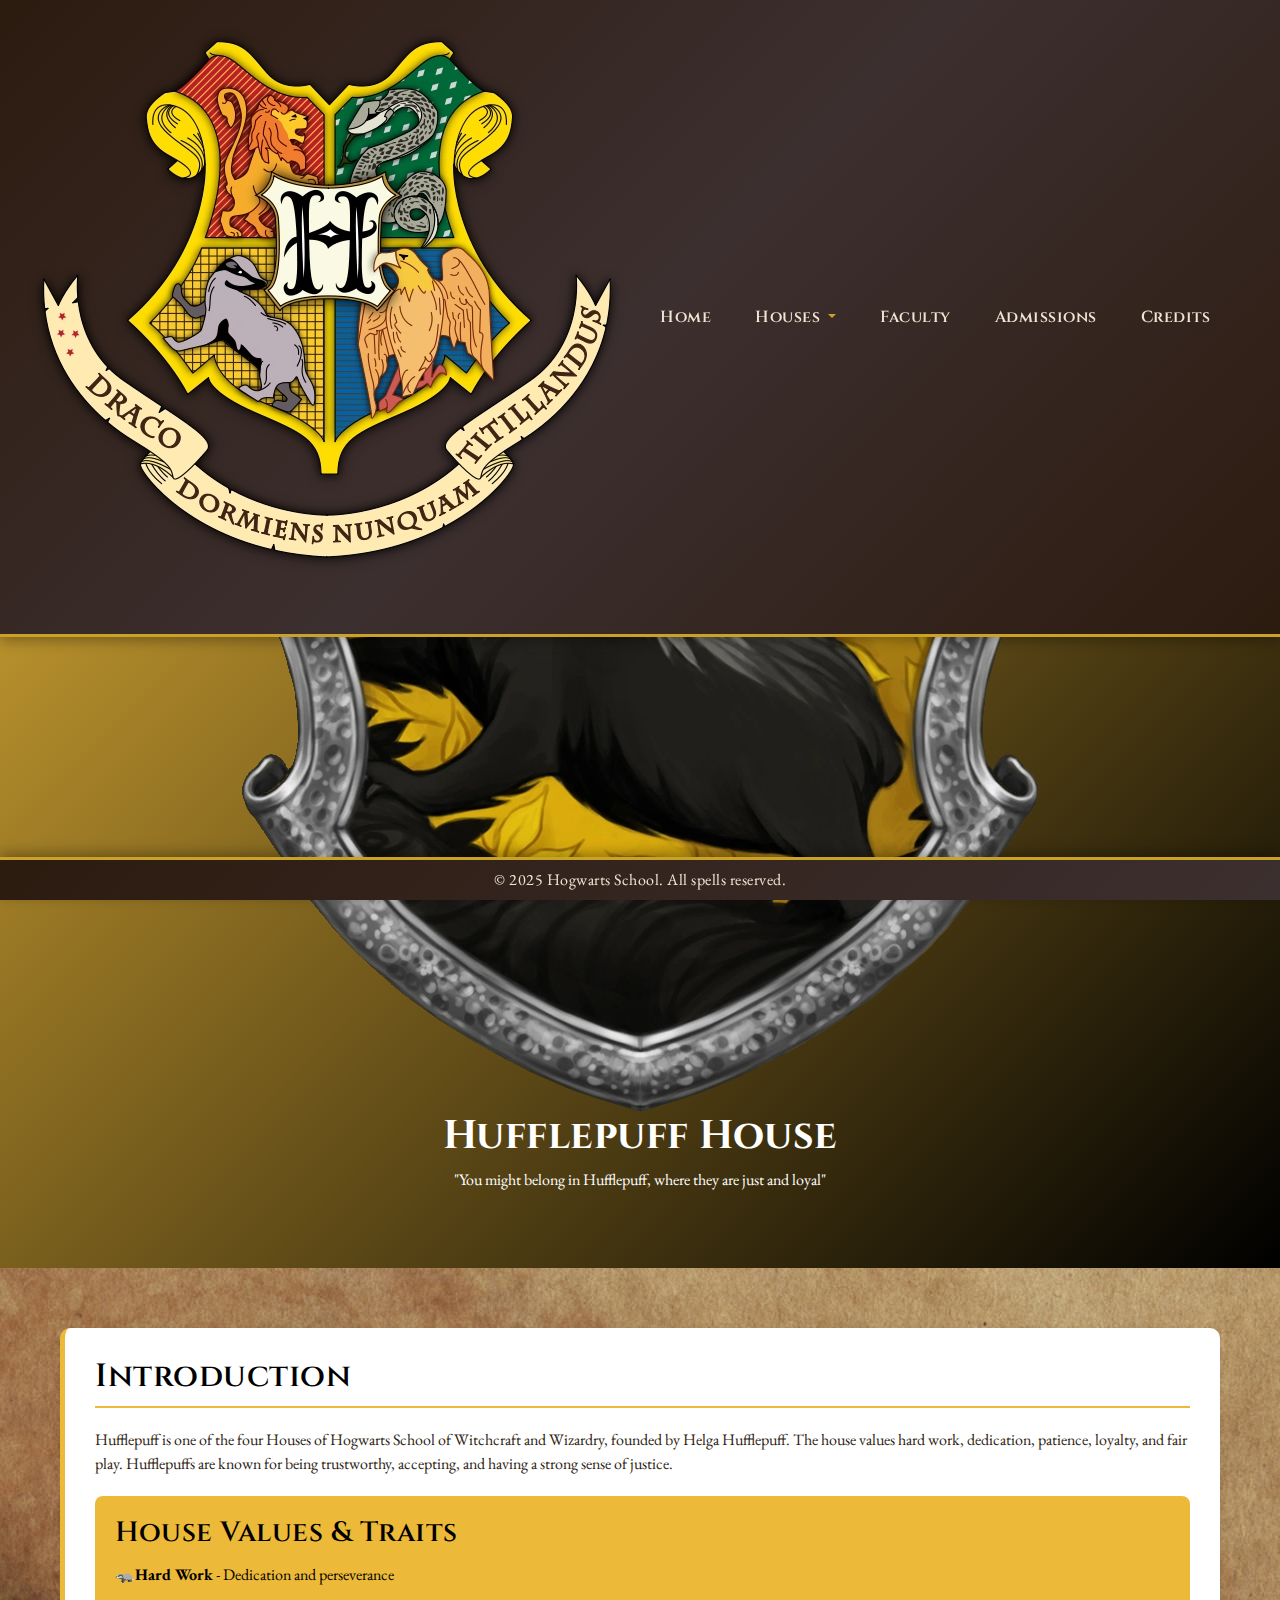
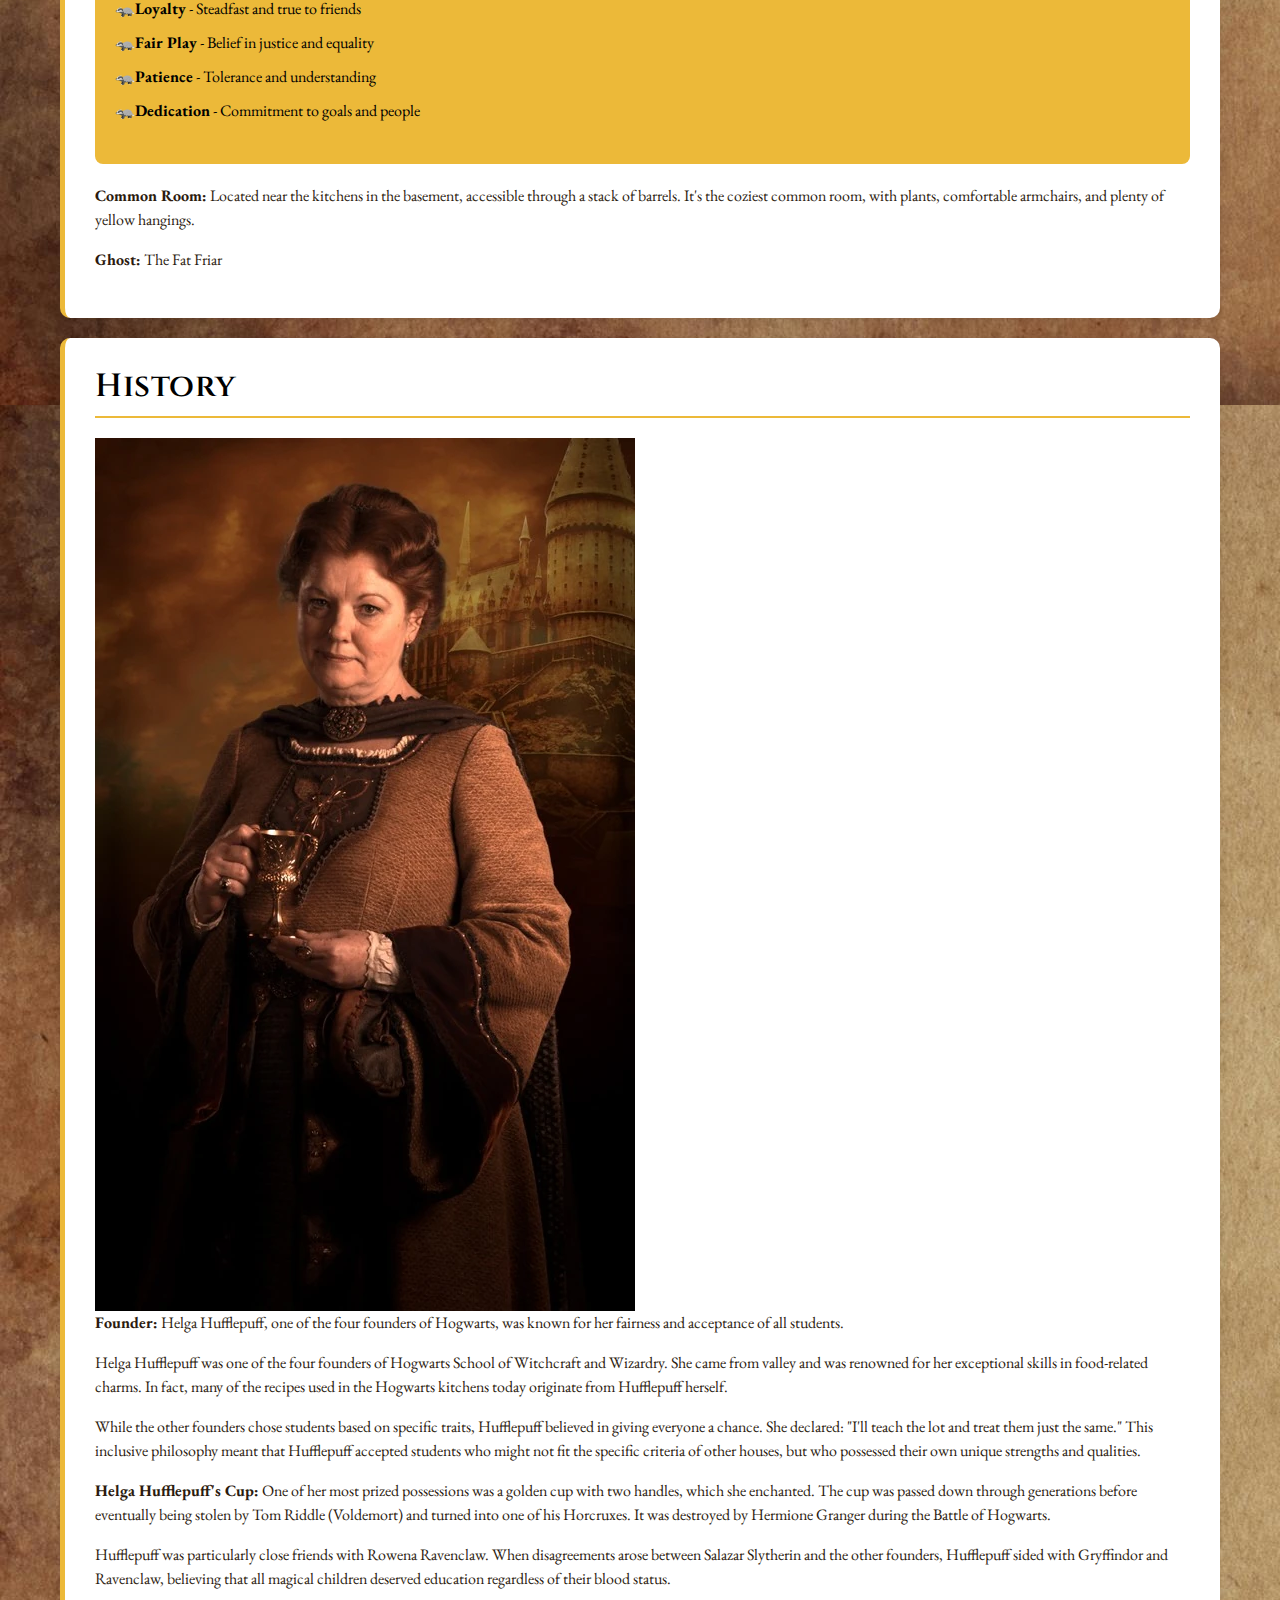
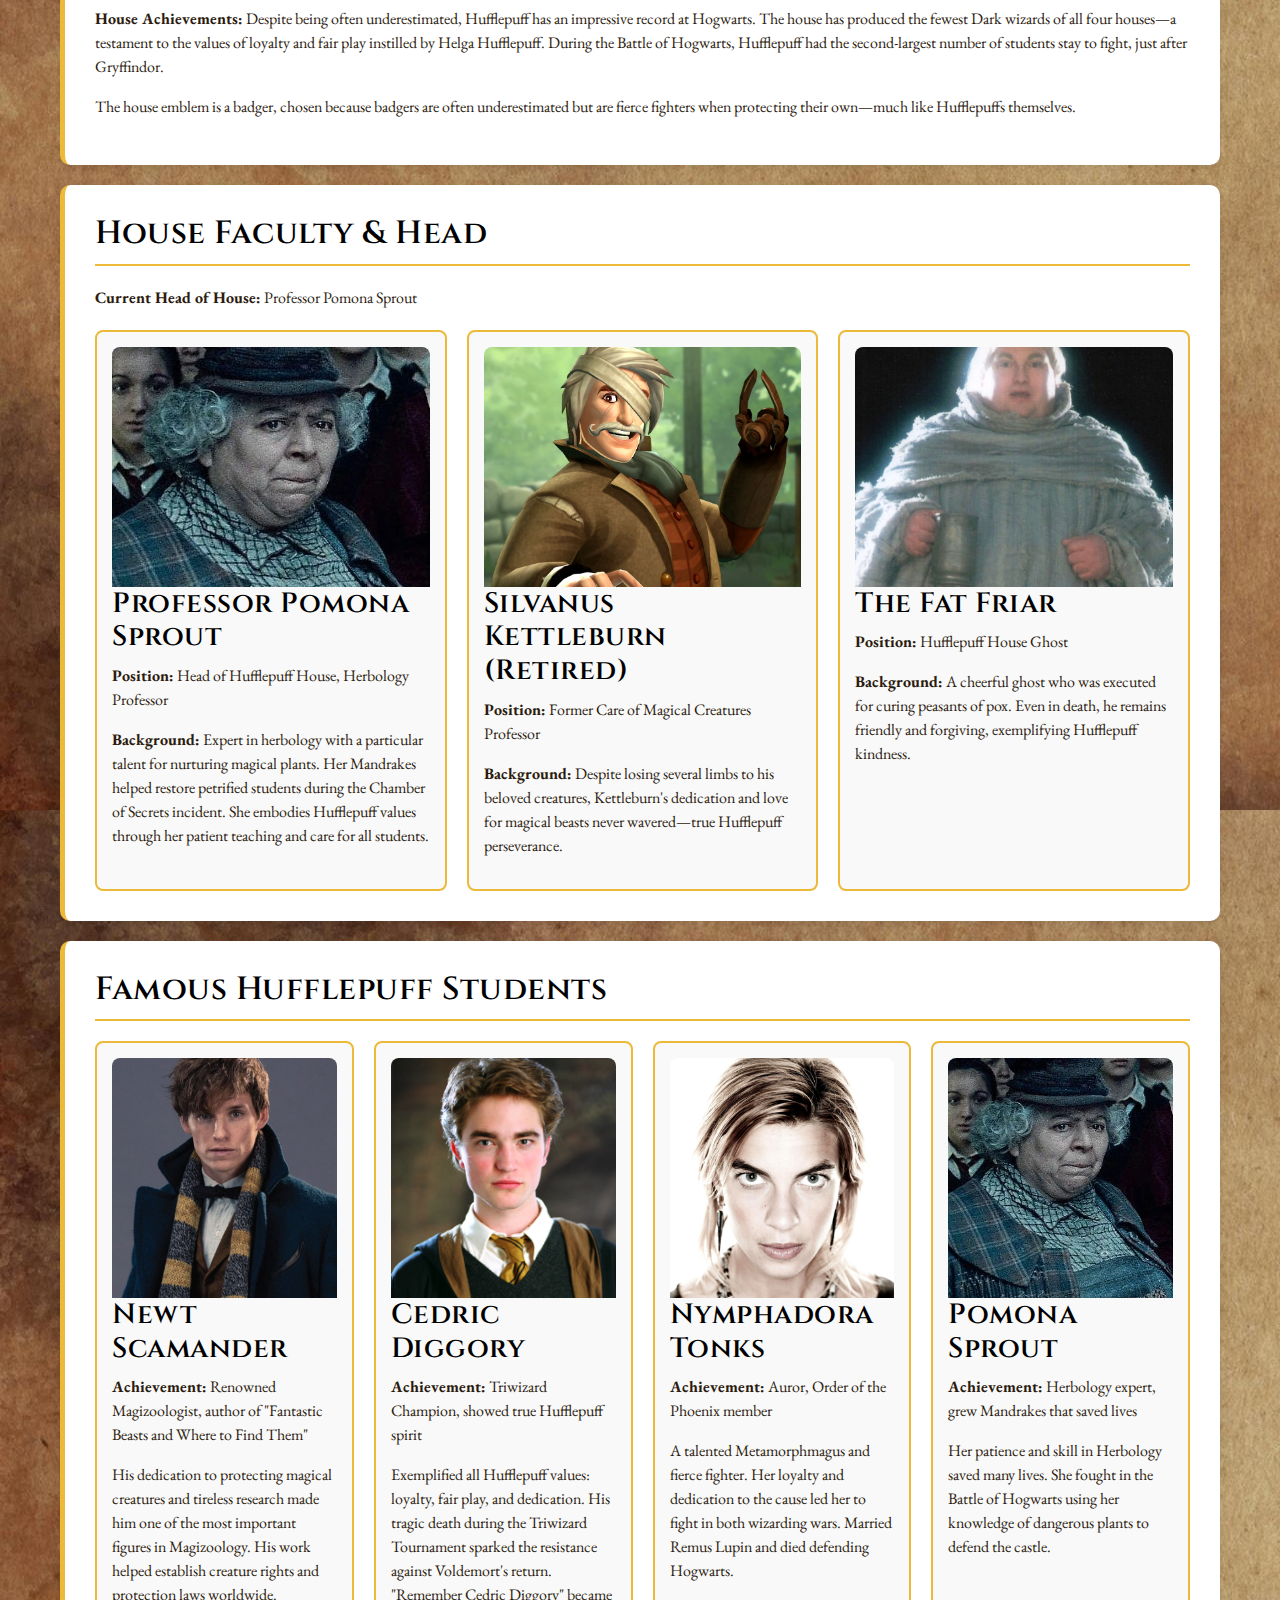
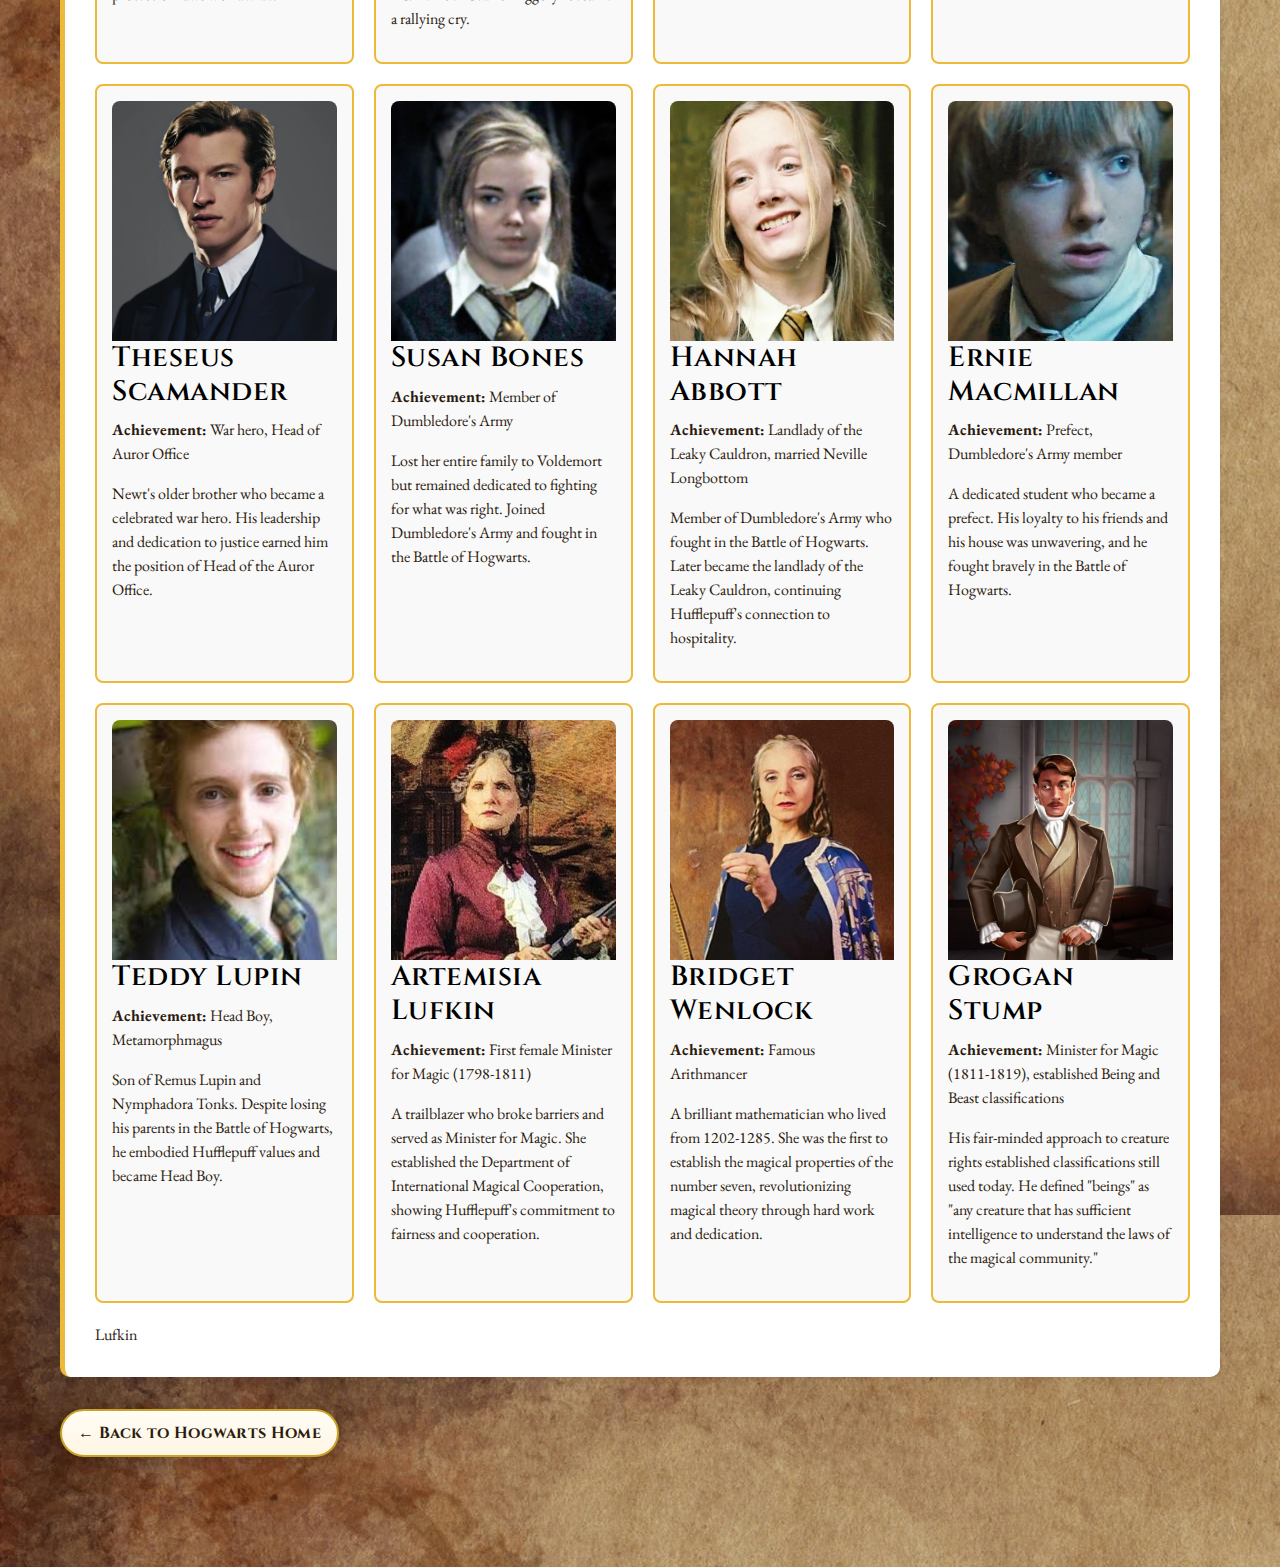
<file: hufflepuff.html>
<!DOCTYPE html>
<html lang="en">
<head>
  <meta charset="UTF-8" />
  <meta name="viewport" content="width=device-width, initial-scale=1.0" />
  <title>Hufflepuff House - Hogwarts</title>
  <link href="https://cdn.jsdelivr.net/npm/bootstrap@5.3.3/dist/css/bootstrap.min.css" rel="stylesheet" integrity="sha384-QWTKZyjpPEjISv5WaRU9OFeRpok6YctnYmDr5pNlyT2bRjXh0JMhjY6hW+ALEwIH" crossorigin="anonymous">
  <link rel="stylesheet" href="style.css" />
  <link rel="stylesheet" href="hufflepuff.css" />
</head>
<body>
  <nav class="navbar navbar-expand-lg navbar-dark bg-dark fixed-top">
    <div class="container-fluid">
      <a class="navbar-brand" href="index.html">
        <img src="images/Hogwarts_crest.png" alt="Hogwarts Crest" />
      </a>
      <button class="navbar-toggler" type="button" data-bs-toggle="collapse" data-bs-target="#huffleNavbar" aria-controls="huffleNavbar" aria-expanded="false" aria-label="Toggle navigation">
        <span class="navbar-toggler-icon"></span>
      </button>
      <div class="collapse navbar-collapse" id="huffleNavbar">
        <ul class="navbar-nav me-auto mb-2 mb-lg-0">
          <li class="nav-item"><a class="nav-link" href="index.html">Home</a></li>
          <li class="nav-item dropdown">
            <a class="nav-link dropdown-toggle" href="index.html#houses" id="huffleHouses" role="button" data-bs-toggle="dropdown" aria-expanded="false">Houses</a>
            <ul class="dropdown-menu" aria-labelledby="huffleHouses">
              <li><a class="dropdown-item" href="gryffindor.html">Gryffindor</a></li>
              <li><a class="dropdown-item" href="slytherin.html">Slytherin</a></li>
              <li><a class="dropdown-item" href="ravenclaw.html">Ravenclaw</a></li>
              <li><a class="dropdown-item" href="hufflepuff.html">Hufflepuff</a></li>
            </ul>
          </li>
          <li class="nav-item"><a class="nav-link" href="faculty.html">Faculty</a></li>
          <li class="nav-item"><a class="nav-link" href="admissions.html">Admissions</a></li>
          <li class="nav-item"><a class="nav-link" href="credits.html">Credits</a></li>
        </ul>
      </div>
    </div>
  </nav>

  <div class="house-header">
    <img src="images/hufflepuff-crest.png" alt="Hufflepuff Crest" />
    <h1>Hufflepuff House</h1>
    <p>"You might belong in Hufflepuff, where they are just and loyal"</p>
  </div>

  <div class="house-content">
    <div class="house-section">
      <h2>Introduction</h2>
      <p>Hufflepuff is one of the four Houses of Hogwarts School of Witchcraft and Wizardry, founded by Helga Hufflepuff. The house values hard work, dedication, patience, loyalty, and fair play. Hufflepuffs are known for being trustworthy, accepting, and having a strong sense of justice.</p>
      <div class="traits">
        <h3>House Values & Traits</h3>
        <ul>
          <li><strong>Hard Work</strong> - Dedication and perseverance</li>
          <li><strong>Loyalty</strong> - Steadfast and true to friends</li>
          <li><strong>Fair Play</strong> - Belief in justice and equality</li>
          <li><strong>Patience</strong> - Tolerance and understanding</li>
          <li><strong>Dedication</strong> - Commitment to goals and people</li>
        </ul>
      </div>
      <p><strong>Common Room:</strong> Located near the kitchens in the basement, accessible through a stack of barrels. It's the coziest common room, with plants, comfortable armchairs, and plenty of yellow hangings.</p>
      <p><strong>Ghost:</strong> The Fat Friar</p>
    </div>

    <div class="house-section">
      <h2>History</h2>
  <img src="images/helga-hufflepuff.jpg" alt="Helga Hufflepuff" />
      <p><strong>Founder:</strong> Helga Hufflepuff, one of the four founders of Hogwarts, was known for her fairness and acceptance of all students.</p>
      
      <p>Helga Hufflepuff was one of the four founders of Hogwarts School of Witchcraft and Wizardry. She came from valley and was renowned for her exceptional skills in food-related charms. In fact, many of the recipes used in the Hogwarts kitchens today originate from Hufflepuff herself.</p>
      
      <p>While the other founders chose students based on specific traits, Hufflepuff believed in giving everyone a chance. She declared: "I'll teach the lot and treat them just the same." This inclusive philosophy meant that Hufflepuff accepted students who might not fit the specific criteria of other houses, but who possessed their own unique strengths and qualities.</p>
      
      <p><strong>Helga Hufflepuff's Cup:</strong> One of her most prized possessions was a golden cup with two handles, which she enchanted. The cup was passed down through generations before eventually being stolen by Tom Riddle (Voldemort) and turned into one of his Horcruxes. It was destroyed by Hermione Granger during the Battle of Hogwarts.</p>
      
      <p>Hufflepuff was particularly close friends with Rowena Ravenclaw. When disagreements arose between Salazar Slytherin and the other founders, Hufflepuff sided with Gryffindor and Ravenclaw, believing that all magical children deserved education regardless of their blood status.</p>
      
      <p><strong>House Achievements:</strong> Despite being often underestimated, Hufflepuff has an impressive record at Hogwarts. The house has produced the fewest Dark wizards of all four houses—a testament to the values of loyalty and fair play instilled by Helga Hufflepuff. During the Battle of Hogwarts, Hufflepuff had the second-largest number of students stay to fight, just after Gryffindor.</p>
      
      <p>The house emblem is a badger, chosen because badgers are often underestimated but are fierce fighters when protecting their own—much like Hufflepuffs themselves.</p>
    </div>

    <div class="house-section">
      <h2>House Faculty & Head</h2>
      <p><strong>Current Head of House:</strong> Professor Pomona Sprout</p>
      
      <div class="faculty-list">
        <div class="person-card">
          <img src="images/sprout.jpg" alt="Pomona Sprout" />
          <h3>Professor Pomona Sprout</h3>
          <p><strong>Position:</strong> Head of Hufflepuff House, Herbology Professor</p>
          <p><strong>Background:</strong> Expert in herbology with a particular talent for nurturing magical plants. Her Mandrakes helped restore petrified students during the Chamber of Secrets incident. She embodies Hufflepuff values through her patient teaching and care for all students.</p>
        </div>
        
        <div class="person-card">
          <img src="images/kettleburn.jpg" alt="Silvanus Kettleburn" />
          <h3>Silvanus Kettleburn (Retired)</h3>
          <p><strong>Position:</strong> Former Care of Magical Creatures Professor</p>
          <p><strong>Background:</strong> Despite losing several limbs to his beloved creatures, Kettleburn's dedication and love for magical beasts never wavered—true Hufflepuff perseverance.</p>
        </div>
        
        <div class="person-card">
          <img src="images/fat-friar.jpg" alt="The Fat Friar" />
          <h3>The Fat Friar</h3>
          <p><strong>Position:</strong> Hufflepuff House Ghost</p>
          <p><strong>Background:</strong> A cheerful ghost who was executed for curing peasants of pox. Even in death, he remains friendly and forgiving, exemplifying Hufflepuff kindness.</p>
        </div>
      </div>
    </div>

    <div class="house-section">
      <h2>Famous Hufflepuff Students</h2>
      
      <div class="students-list">
        <div class="person-card">
          <img src="images/newt-scamander.jpg" alt="Newt Scamander" />
          <h3>Newt Scamander</h3>
          <p><strong>Achievement:</strong> Renowned Magizoologist, author of "Fantastic Beasts and Where to Find Them"</p>
          <p>His dedication to protecting magical creatures and tireless research made him one of the most important figures in Magizoology. His work helped establish creature rights and protection laws worldwide.</p>
        </div>
        
        <div class="person-card">
          <img src="images/cedric-diggory.jpg" alt="Cedric Diggory" />
          <h3>Cedric Diggory</h3>
          <p><strong>Achievement:</strong> Triwizard Champion, showed true Hufflepuff spirit</p>
          <p>Exemplified all Hufflepuff values: loyalty, fair play, and dedication. His tragic death during the Triwizard Tournament sparked the resistance against Voldemort's return. "Remember Cedric Diggory" became a rallying cry.</p>
        </div>
        
        <div class="person-card">
          <img src="images/tonks.jpg" alt="Nymphadora Tonks" />
          <h3>Nymphadora Tonks</h3>
          <p><strong>Achievement:</strong> Auror, Order of the Phoenix member</p>
          <p>A talented Metamorphmagus and fierce fighter. Her loyalty and dedication to the cause led her to fight in both wizarding wars. Married Remus Lupin and died defending Hogwarts.</p>
        </div>
        
        <div class="person-card">
          <img src="images/sprout.jpg" alt="Pomona Sprout" />
          <h3>Pomona Sprout</h3>
          <p><strong>Achievement:</strong> Herbology expert, grew Mandrakes that saved lives</p>
          <p>Her patience and skill in Herbology saved many lives. She fought in the Battle of Hogwarts using her knowledge of dangerous plants to defend the castle.</p>
        </div>
        
        <div class="person-card">
          <img src="images/theseus-scamander.jpg" alt="Theseus Scamander" />
          <h3>Theseus Scamander</h3>
          <p><strong>Achievement:</strong> War hero, Head of Auror Office</p>
          <p>Newt's older brother who became a celebrated war hero. His leadership and dedication to justice earned him the position of Head of the Auror Office.</p>
        </div>
        
        <div class="person-card">
          <img src="images/susan-bones.jpg" alt="Susan Bones" />
          <h3>Susan Bones</h3>
          <p><strong>Achievement:</strong> Member of Dumbledore's Army</p>
          <p>Lost her entire family to Voldemort but remained dedicated to fighting for what was right. Joined Dumbledore's Army and fought in the Battle of Hogwarts.</p>
        </div>
        
        <div class="person-card">
          <img src="images/hannah.png" alt="Hannah Abbott" />
          <h3>Hannah Abbott</h3>
          <p><strong>Achievement:</strong> Landlady of the Leaky Cauldron, married Neville Longbottom</p>
          <p>Member of Dumbledore's Army who fought in the Battle of Hogwarts. Later became the landlady of the Leaky Cauldron, continuing Hufflepuff's connection to hospitality.</p>
        </div>
        
        <div class="person-card">
          <img src="images/Erniest.png" alt="Ernie Macmillan" />
          <h3>Ernie Macmillan</h3>
          <p><strong>Achievement:</strong> Prefect, Dumbledore's Army member</p>
          <p>A dedicated student who became a prefect. His loyalty to his friends and his house was unwavering, and he fought bravely in the Battle of Hogwarts.</p>
        </div>
        
        <div class="person-card">
          <img src="images/Teddy.png"Teddy Lupin" />
          <h3>Teddy Lupin</h3>
          <p><strong>Achievement:</strong> Head Boy, Metamorphmagus</p>
          <p>Son of Remus Lupin and Nymphadora Tonks. Despite losing his parents in the Battle of Hogwarts, he embodied Hufflepuff values and became Head Boy.</p>
        </div>
        
        <div class="person-card">
          <img src="images/Artemisia_Lufkin.png" alt="Artemisia Lufkin" />
          <h3>Artemisia Lufkin</h3>
          <p><strong>Achievement:</strong> First female Minister for Magic (1798-1811)</p>
          <p>A trailblazer who broke barriers and served as Minister for Magic. She established the Department of International Magical Cooperation, showing Hufflepuff's commitment to fairness and cooperation.</p>
        </div>
        
        <div class="person-card">
          <img src="images/Bridget_Wenlock.png" alt="Bridget Wenlock" />
          <h3>Bridget Wenlock</h3>
          <p><strong>Achievement:</strong> Famous Arithmancer</p>
          <p>A brilliant mathematician who lived from 1202-1285. She was the first to establish the magical properties of the number seven, revolutionizing magical theory through hard work and dedication.</p>
        </div>
        
        <div class="person-card">
          <img src="images/Grogan_Stump.png" alt="Grogan Stump" />
          <h3>Grogan Stump</h3>
          <p><strong>Achievement:</strong> Minister for Magic (1811-1819), established Being and Beast classifications</p>
          <p>His fair-minded approach to creature rights established classifications still used today. He defined "beings" as "any creature that has sufficient intelligence to understand the laws of the magical community."</p>
        </div>Lufkin
      </div>
    </div>

    <a href="index.html" class="back-link">← Back to Hogwarts Home</a>
  </div>

  <footer class="bg-dark text-light fixed-bottom py-2">
    <div class="container text-center">© 2025 Hogwarts School. All spells reserved.</div>
  </footer>
  <script src="https://cdn.jsdelivr.net/npm/bootstrap@5.3.3/dist/js/bootstrap.bundle.min.js" integrity="sha384-YvpcrYf0tY3lHB60NNkmXc5s9fDVZLESaAA55NDzOxhy9GkcIdslK1eN7N6jIeHz" crossorigin="anonymous"></script>
</body>
</html>
</file>
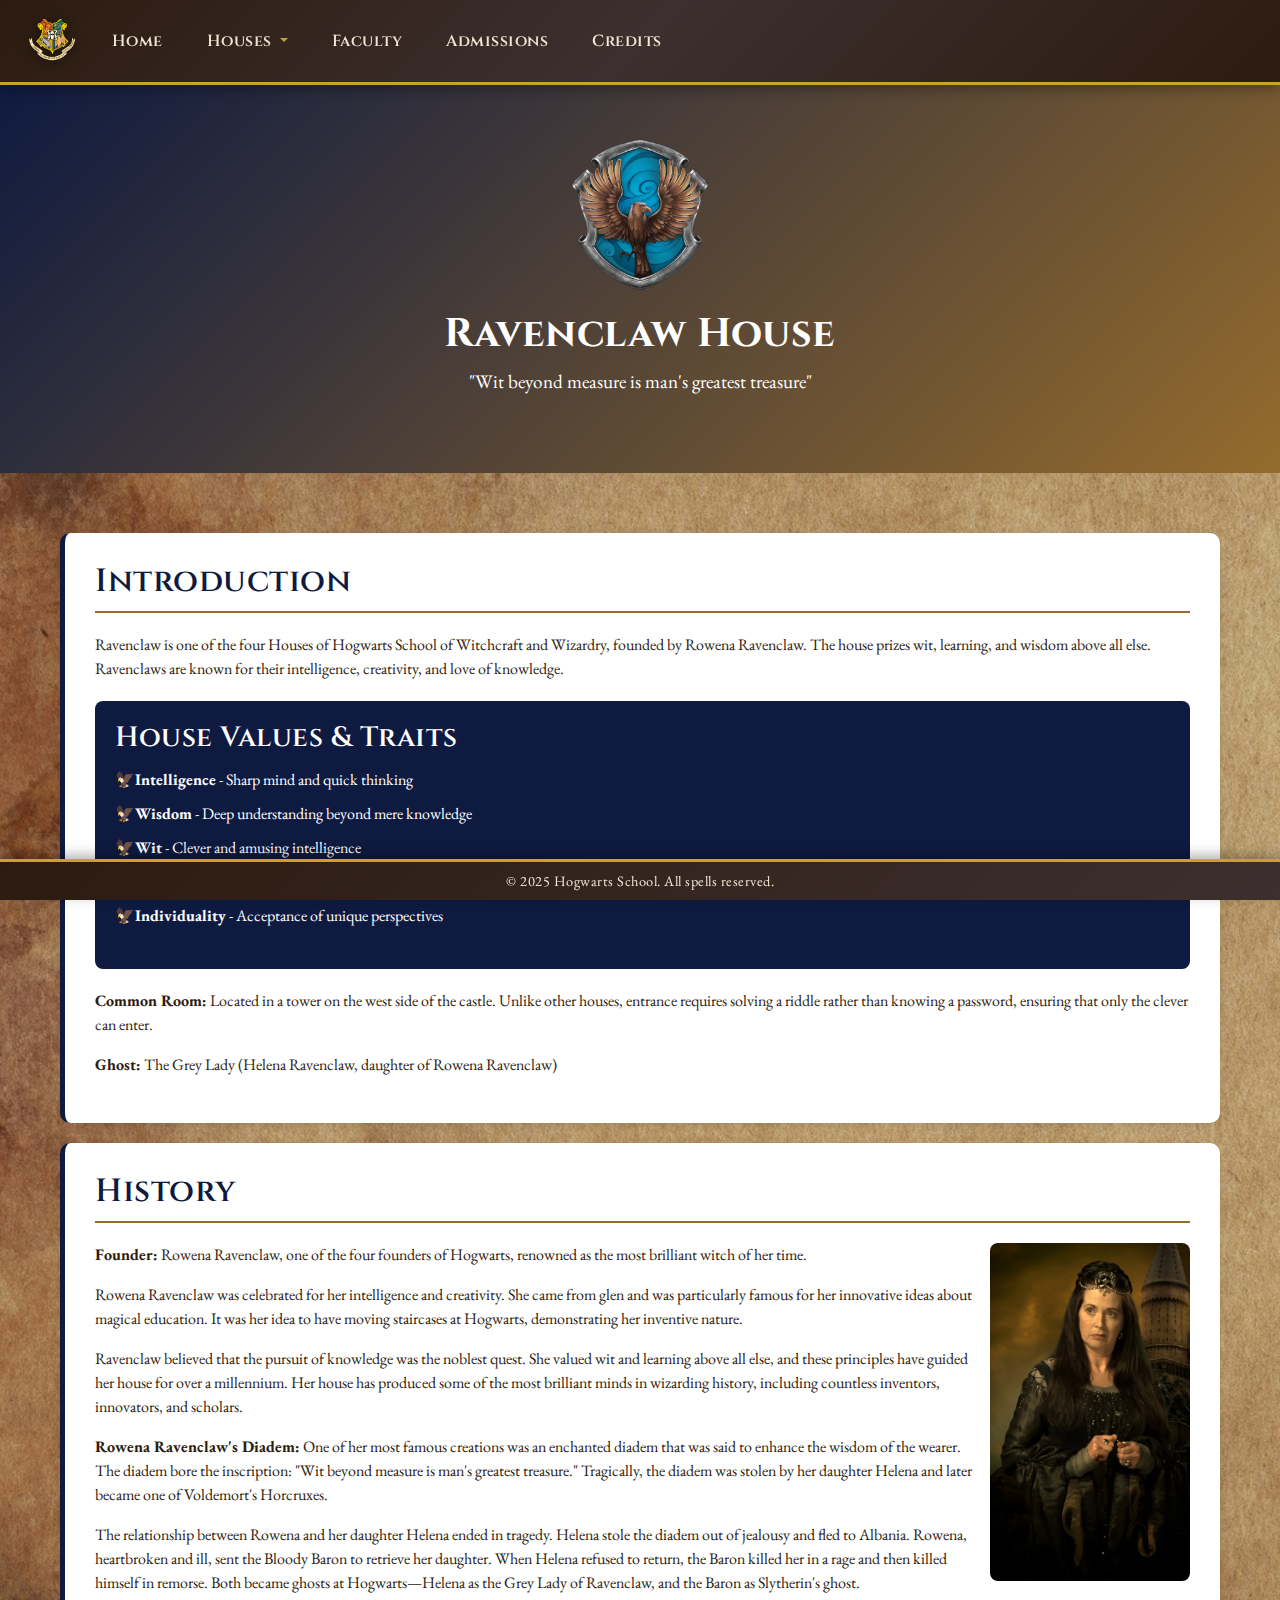
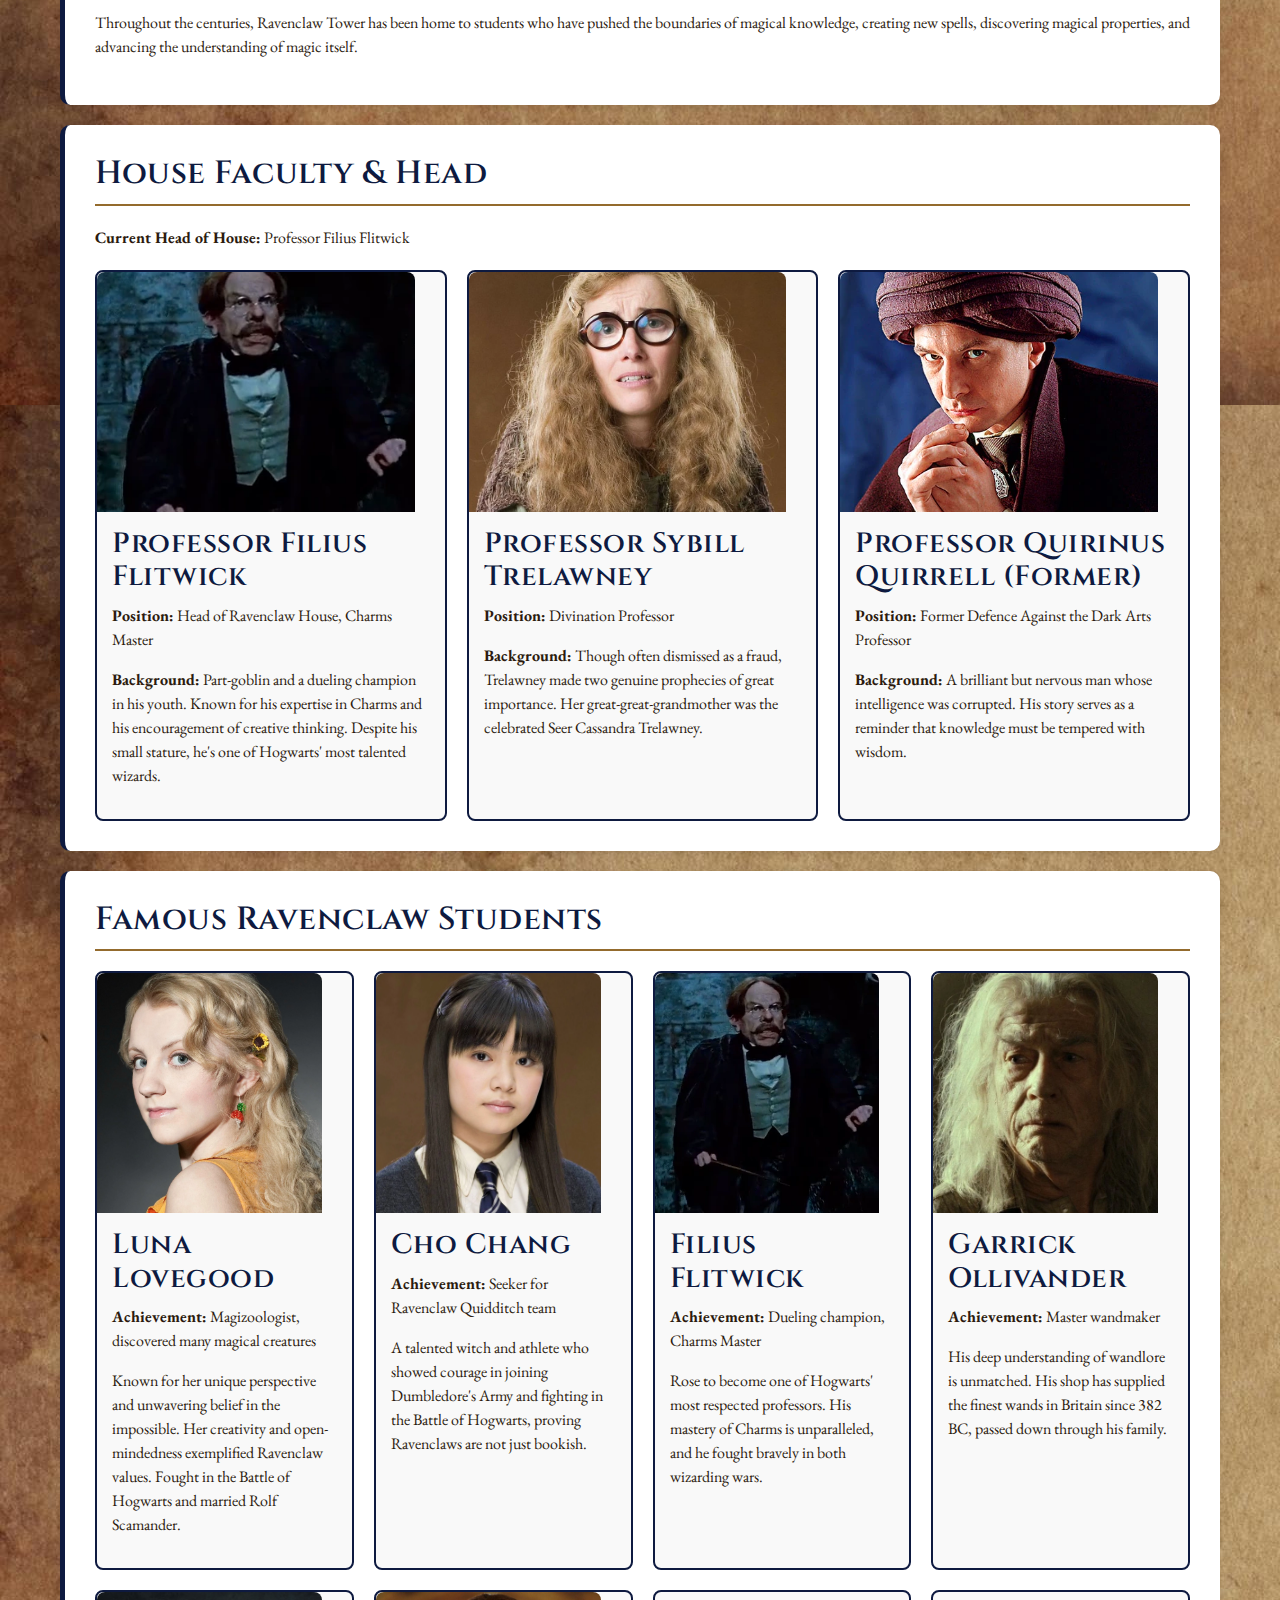
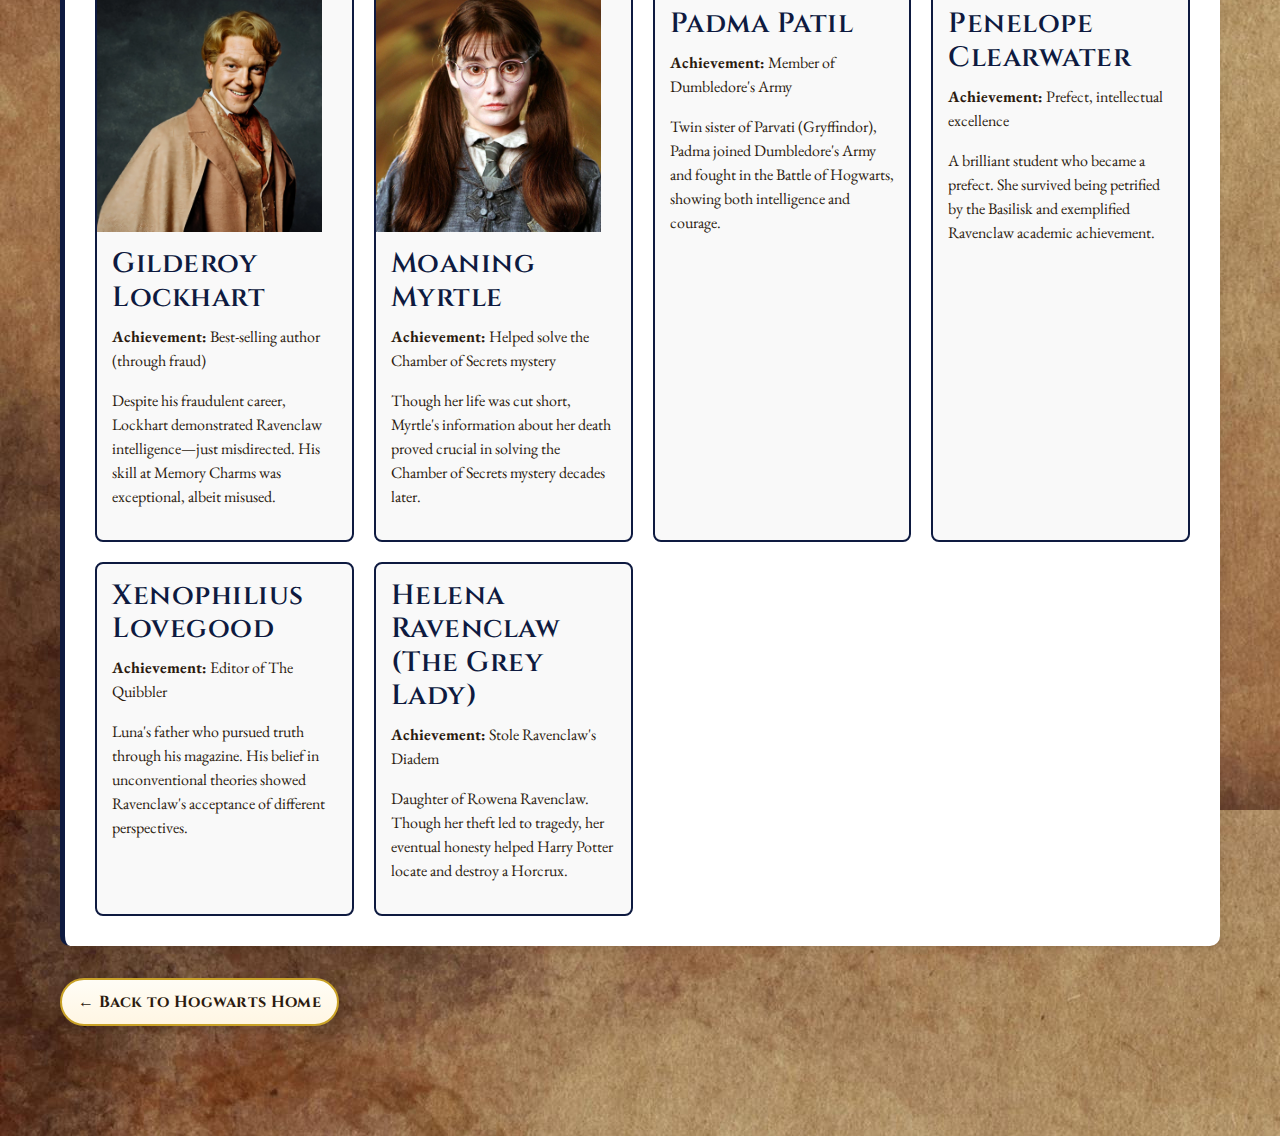
<file: ravenclaw.html>
<!DOCTYPE html>
<html lang="en">
<head>
  <meta charset="UTF-8" />
  <meta name="viewport" content="width=device-width, initial-scale=1.0" />
  <title>Ravenclaw House - Hogwarts</title>
  <link href="https://cdn.jsdelivr.net/npm/bootstrap@5.3.3/dist/css/bootstrap.min.css" rel="stylesheet" integrity="sha384-QWTKZyjpPEjISv5WaRU9OFeRpok6YctnYmDr5pNlyT2bRjXh0JMhjY6hW+ALEwIH" crossorigin="anonymous">
  <link rel="stylesheet" href="style.css" />
  <link rel="stylesheet" href="ravenclaw.css" />
</head>
<body>
  <nav class="navbar navbar-expand-lg navbar-dark bg-dark fixed-top">
    <div class="container-fluid">
      <a class="navbar-brand" href="index.html">
        <img src="images/Hogwarts_crest.png" alt="Hogwarts Crest" style="height:48px;" />
      </a>
      <button class="navbar-toggler" type="button" data-bs-toggle="collapse" data-bs-target="#ravenNavbar" aria-controls="ravenNavbar" aria-expanded="false" aria-label="Toggle navigation">
        <span class="navbar-toggler-icon"></span>
      </button>
      <div class="collapse navbar-collapse" id="ravenNavbar">
        <ul class="navbar-nav me-auto mb-2 mb-lg-0">
          <li class="nav-item"><a class="nav-link" href="index.html">Home</a></li>
          <li class="nav-item dropdown">
            <a class="nav-link dropdown-toggle" href="index.html#houses" id="ravenHouses" role="button" data-bs-toggle="dropdown" aria-expanded="false">Houses</a>
            <ul class="dropdown-menu" aria-labelledby="ravenHouses">
              <li><a class="dropdown-item" href="gryffindor.html">Gryffindor</a></li>
              <li><a class="dropdown-item" href="slytherin.html">Slytherin</a></li>
              <li><a class="dropdown-item" href="ravenclaw.html">Ravenclaw</a></li>
              <li><a class="dropdown-item" href="hufflepuff.html">Hufflepuff</a></li>
            </ul>
          </li>
          <li class="nav-item"><a class="nav-link" href="faculty.html">Faculty</a></li>
          <li class="nav-item"><a class="nav-link" href="admissions.html">Admissions</a></li>
          <li class="nav-item"><a class="nav-link" href="credits.html">Credits</a></li>
        </ul>
      </div>
    </div>
  </nav>

  <div class="house-header">
    <img src="images/ravenclaw-crest.png" alt="Ravenclaw Crest" style="height: 150px; margin-bottom: 20px;" />
    <h1>Ravenclaw House</h1>
    <p style="font-size: 1.2em; margin-top: 10px;">"Wit beyond measure is man's greatest treasure"</p>
  </div>

  <div class="house-content">
    <div class="house-section">
      <h2>Introduction</h2>
      <p>Ravenclaw is one of the four Houses of Hogwarts School of Witchcraft and Wizardry, founded by Rowena Ravenclaw. The house prizes wit, learning, and wisdom above all else. Ravenclaws are known for their intelligence, creativity, and love of knowledge.</p>
      <div class="traits">
        <h3>House Values & Traits</h3>
        <ul>
          <li><strong>Intelligence</strong> - Sharp mind and quick thinking</li>
          <li><strong>Wisdom</strong> - Deep understanding beyond mere knowledge</li>
          <li><strong>Wit</strong> - Clever and amusing intelligence</li>
          <li><strong>Creativity</strong> - Original and imaginative thinking</li>
          <li><strong>Individuality</strong> - Acceptance of unique perspectives</li>
        </ul>
      </div>
      <p><strong>Common Room:</strong> Located in a tower on the west side of the castle. Unlike other houses, entrance requires solving a riddle rather than knowing a password, ensuring that only the clever can enter.</p>
      <p><strong>Ghost:</strong> The Grey Lady (Helena Ravenclaw, daughter of Rowena Ravenclaw)</p>
    </div>

    <div class="house-section">
      <h2>History</h2>
  <img src="images/rowena-ravenclaw.jpg" alt="Rowena Ravenclaw" style="float: right; width: 200px; margin: 0 0 15px 15px; border-radius: 8px;" />
      <p><strong>Founder:</strong> Rowena Ravenclaw, one of the four founders of Hogwarts, renowned as the most brilliant witch of her time.</p>
      
      <p>Rowena Ravenclaw was celebrated for her intelligence and creativity. She came from glen and was particularly famous for her innovative ideas about magical education. It was her idea to have moving staircases at Hogwarts, demonstrating her inventive nature.</p>
      
      <p>Ravenclaw believed that the pursuit of knowledge was the noblest quest. She valued wit and learning above all else, and these principles have guided her house for over a millennium. Her house has produced some of the most brilliant minds in wizarding history, including countless inventors, innovators, and scholars.</p>
      
      <p><strong>Rowena Ravenclaw's Diadem:</strong> One of her most famous creations was an enchanted diadem that was said to enhance the wisdom of the wearer. The diadem bore the inscription: "Wit beyond measure is man's greatest treasure." Tragically, the diadem was stolen by her daughter Helena and later became one of Voldemort's Horcruxes.</p>
      
      <p>The relationship between Rowena and her daughter Helena ended in tragedy. Helena stole the diadem out of jealousy and fled to Albania. Rowena, heartbroken and ill, sent the Bloody Baron to retrieve her daughter. When Helena refused to return, the Baron killed her in a rage and then killed himself in remorse. Both became ghosts at Hogwarts—Helena as the Grey Lady of Ravenclaw, and the Baron as Slytherin's ghost.</p>
      
      <p>Throughout the centuries, Ravenclaw Tower has been home to students who have pushed the boundaries of magical knowledge, creating new spells, discovering magical properties, and advancing the understanding of magic itself.</p>
    </div>

    <div class="house-section">
      <h2>House Faculty & Head</h2>
      <p><strong>Current Head of House:</strong> Professor Filius Flitwick</p>
      
      <div class="faculty-list">
        <div class="person-card">
          <img src="images/flitwick.jpg" alt="Filius Flitwick" style="margin: -15px -15px 15px -15px;" />
          <h3>Professor Filius Flitwick</h3>
          <p><strong>Position:</strong> Head of Ravenclaw House, Charms Master</p>
          <p><strong>Background:</strong> Part-goblin and a dueling champion in his youth. Known for his expertise in Charms and his encouragement of creative thinking. Despite his small stature, he's one of Hogwarts' most talented wizards.</p>
        </div>
        
        <div class="person-card">
          <img src="images/trelawney.jpg" alt="Sybill Trelawney" style="margin: -15px -15px 15px -15px;" />
          <h3>Professor Sybill Trelawney</h3>
          <p><strong>Position:</strong> Divination Professor</p>
          <p><strong>Background:</strong> Though often dismissed as a fraud, Trelawney made two genuine prophecies of great importance. Her great-great-grandmother was the celebrated Seer Cassandra Trelawney.</p>
        </div>
        
        <div class="person-card">
          <img src="images/quirrell.jpg" alt="Quirinus Quirrell" style="margin: -15px -15px 15px -15px;" />
          <h3>Professor Quirinus Quirrell (Former)</h3>
          <p><strong>Position:</strong> Former Defence Against the Dark Arts Professor</p>
          <p><strong>Background:</strong> A brilliant but nervous man whose intelligence was corrupted. His story serves as a reminder that knowledge must be tempered with wisdom.</p>
        </div>
      </div>
    </div>

    <div class="house-section">
      <h2>Famous Ravenclaw Students</h2>
      
      <div class="students-list">
        <div class="person-card">
          <img src="images/luna-lovegood.jpg" alt="Luna Lovegood" style="margin: -15px -15px 15px -15px;" />
          <h3>Luna Lovegood</h3>
          <p><strong>Achievement:</strong> Magizoologist, discovered many magical creatures</p>
          <p>Known for her unique perspective and unwavering belief in the impossible. Her creativity and open-mindedness exemplified Ravenclaw values. Fought in the Battle of Hogwarts and married Rolf Scamander.</p>
        </div>
        
        <div class="person-card">
          <img src="images/cho-chang.jpg" alt="Cho Chang" style="margin: -15px -15px 15px -15px;" />
          <h3>Cho Chang</h3>
          <p><strong>Achievement:</strong> Seeker for Ravenclaw Quidditch team</p>
          <p>A talented witch and athlete who showed courage in joining Dumbledore's Army and fighting in the Battle of Hogwarts, proving Ravenclaws are not just bookish.</p>
        </div>
        
        <div class="person-card">
          <img src="images/flitwick.jpg" alt="Filius Flitwick" style="margin: -15px -15px 15px -15px;" />
          <h3>Filius Flitwick</h3>
          <p><strong>Achievement:</strong> Dueling champion, Charms Master</p>
          <p>Rose to become one of Hogwarts' most respected professors. His mastery of Charms is unparalleled, and he fought bravely in both wizarding wars.</p>
        </div>
        
        <div class="person-card">
          <img src="images/ollivander.jpg" alt="Garrick Ollivander" style="margin: -15px -15px 15px -15px;" />
          <h3>Garrick Ollivander</h3>
          <p><strong>Achievement:</strong> Master wandmaker</p>
          <p>His deep understanding of wandlore is unmatched. His shop has supplied the finest wands in Britain since 382 BC, passed down through his family.</p>
        </div>
        
        <div class="person-card">
          <img src="images/lockhart.jpg" alt="Gilderoy Lockhart" style="margin: -15px -15px 15px -15px;" />
          <h3>Gilderoy Lockhart</h3>
          <p><strong>Achievement:</strong> Best-selling author (through fraud)</p>
          <p>Despite his fraudulent career, Lockhart demonstrated Ravenclaw intelligence—just misdirected. His skill at Memory Charms was exceptional, albeit misused.</p>
        </div>
        
        <div class="person-card">
          <img src="images/moaning-myrtle.jpg" alt="Moaning Myrtle" style="margin: -15px -15px 15px -15px;" />
          <h3>Moaning Myrtle</h3>
          <p><strong>Achievement:</strong> Helped solve the Chamber of Secrets mystery</p>
          <p>Though her life was cut short, Myrtle's information about her death proved crucial in solving the Chamber of Secrets mystery decades later.</p>
        </div>
        
        <div class="person-card">
          <h3>Padma Patil</h3>
          <p><strong>Achievement:</strong> Member of Dumbledore's Army</p>
          <p>Twin sister of Parvati (Gryffindor), Padma joined Dumbledore's Army and fought in the Battle of Hogwarts, showing both intelligence and courage.</p>
        </div>
        
        <div class="person-card">
          <h3>Penelope Clearwater</h3>
          <p><strong>Achievement:</strong> Prefect, intellectual excellence</p>
          <p>A brilliant student who became a prefect. She survived being petrified by the Basilisk and exemplified Ravenclaw academic achievement.</p>
        </div>
        
        <div class="person-card">
          <h3>Xenophilius Lovegood</h3>
          <p><strong>Achievement:</strong> Editor of The Quibbler</p>
          <p>Luna's father who pursued truth through his magazine. His belief in unconventional theories showed Ravenclaw's acceptance of different perspectives.</p>
        </div>
        
        <div class="person-card">
          <h3>Helena Ravenclaw (The Grey Lady)</h3>
          <p><strong>Achievement:</strong> Stole Ravenclaw's Diadem</p>
          <p>Daughter of Rowena Ravenclaw. Though her theft led to tragedy, her eventual honesty helped Harry Potter locate and destroy a Horcrux.</p>
        </div>
      </div>
    </div>

    <a href="index.html" class="back-link">← Back to Hogwarts Home</a>
  </div>

  <footer class="bg-dark text-light fixed-bottom py-2">
    <div class="container text-center" style="font-size:0.9em;">© 2025 Hogwarts School. All spells reserved.</div>
  </footer>
  <script src="https://cdn.jsdelivr.net/npm/bootstrap@5.3.3/dist/js/bootstrap.bundle.min.js" integrity="sha384-YvpcrYf0tY3lHB60NNkmXc5s9fDVZLESaAA55NDzOxhy9GkcIdslK1eN7N6jIeHz" crossorigin="anonymous"></script>
</body>
</html>
</file>
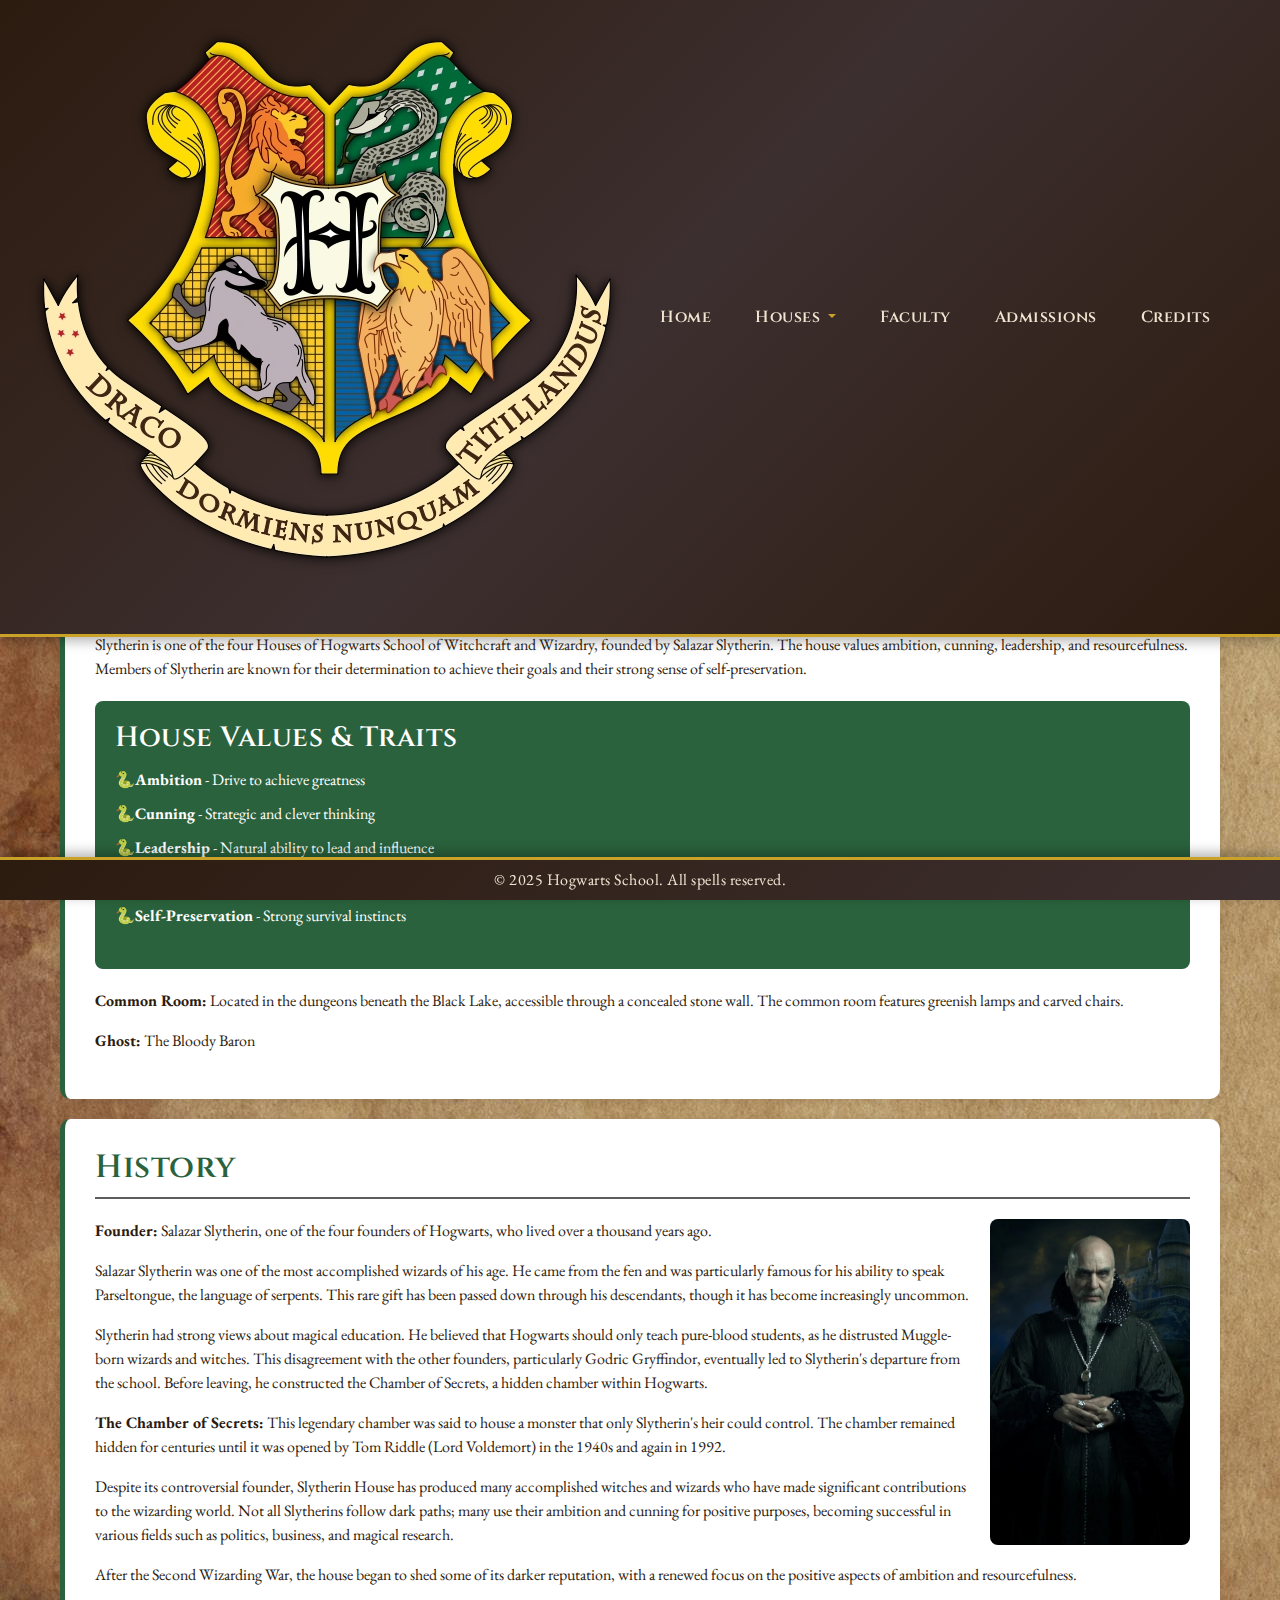
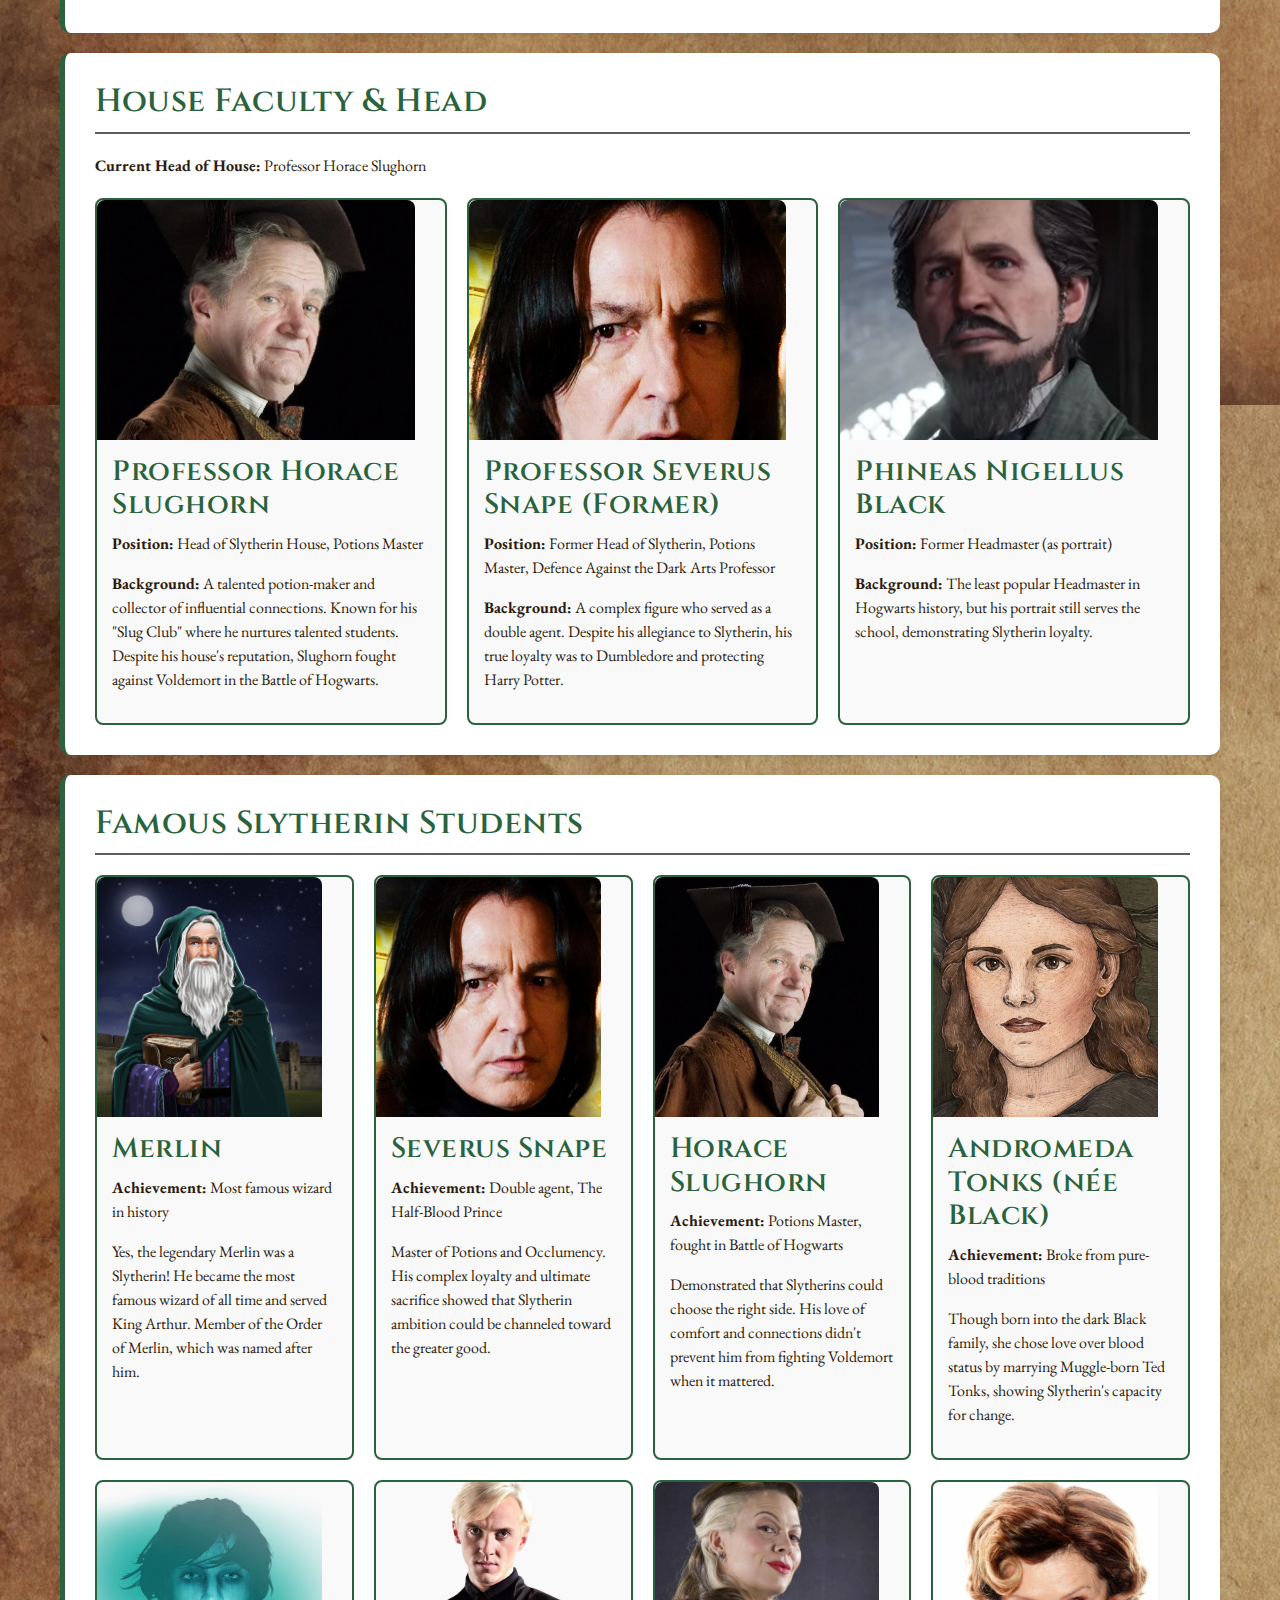
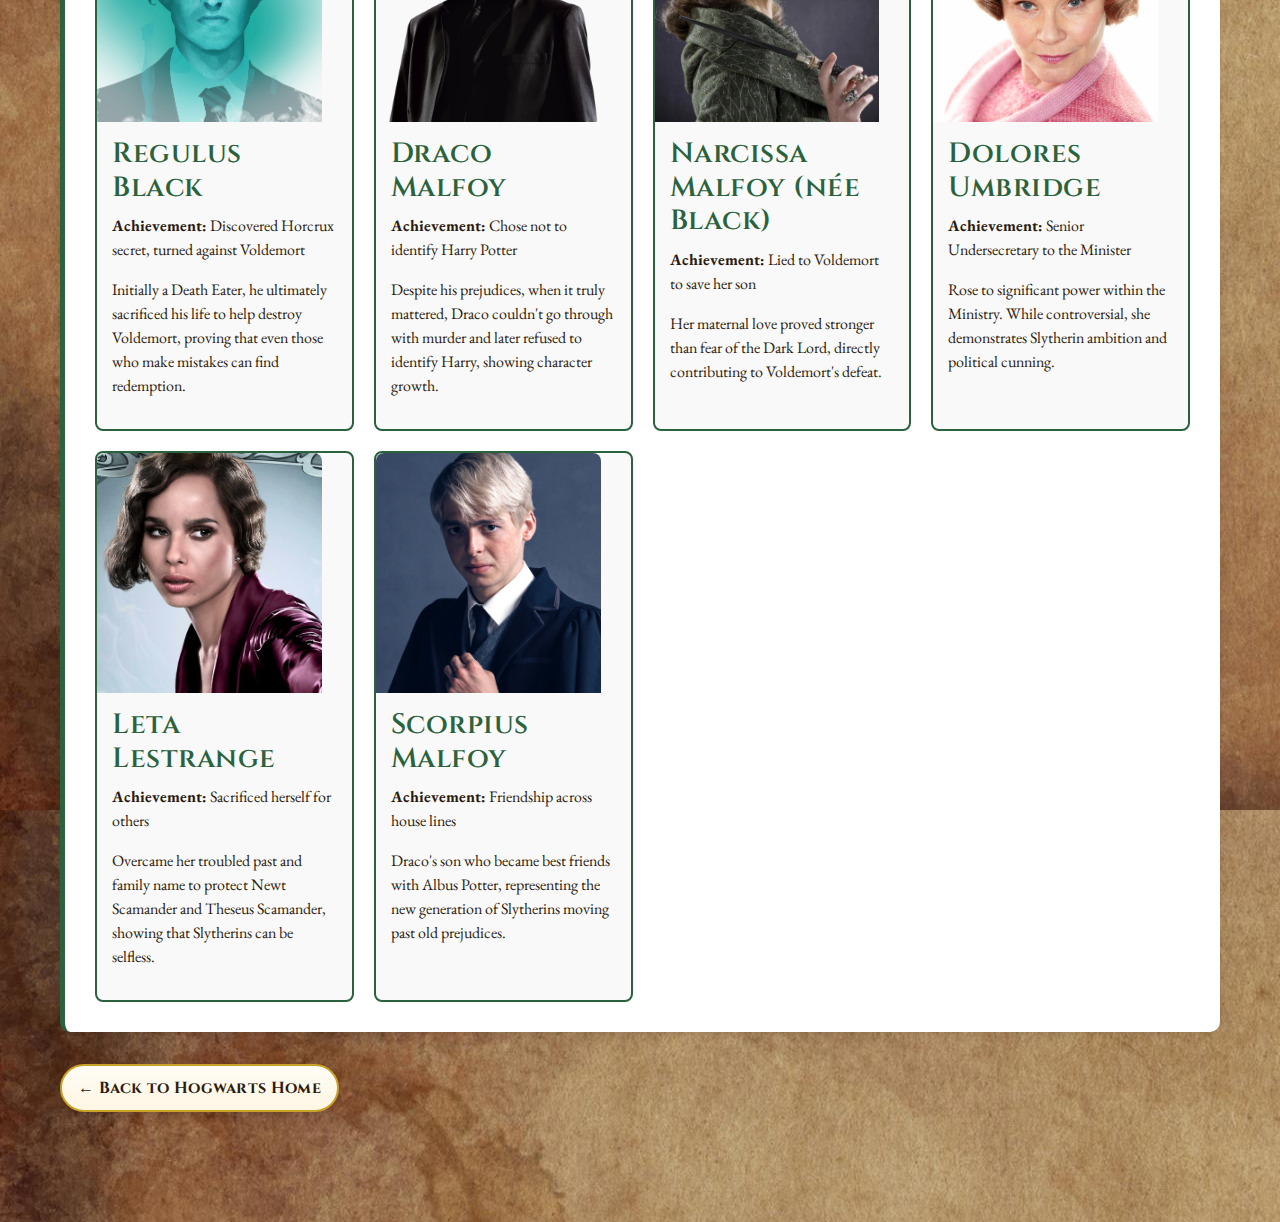
<file: slytherin.html>
<!DOCTYPE html>
<html lang="en">
<head>
  <meta charset="UTF-8" />
  <meta name="viewport" content="width=device-width, initial-scale=1.0" />
  <title>Slytherin House - Hogwarts</title>
  <link href="https://cdn.jsdelivr.net/npm/bootstrap@5.3.3/dist/css/bootstrap.min.css" rel="stylesheet" integrity="sha384-QWTKZyjpPEjISv5WaRU9OFeRpok6YctnYmDr5pNlyT2bRjXh0JMhjY6hW+ALEwIH" crossorigin="anonymous">
  <link rel="stylesheet" href="style.css" />
  <link rel="stylesheet" href="slytherin.css" />
</head>
<body>
  <nav class="navbar navbar-expand-lg navbar-dark bg-dark fixed-top">
    <div class="container-fluid">
      <a class="navbar-brand" href="index.html">
        <img src="images/Hogwarts_crest.png" alt="Hogwarts Crest" />
      </a>
      <button class="navbar-toggler" type="button" data-bs-toggle="collapse" data-bs-target="#slytherinNavbar" aria-controls="slytherinNavbar" aria-expanded="false" aria-label="Toggle navigation">
        <span class="navbar-toggler-icon"></span>
      </button>
      <div class="collapse navbar-collapse" id="slytherinNavbar">
        <ul class="navbar-nav me-auto mb-2 mb-lg-0">
          <li class="nav-item"><a class="nav-link" href="index.html">Home</a></li>
          <li class="nav-item dropdown">
            <a class="nav-link dropdown-toggle" href="index.html#houses" id="slytherinHouses" role="button" data-bs-toggle="dropdown" aria-expanded="false">Houses</a>
            <ul class="dropdown-menu" aria-labelledby="slytherinHouses">
              <li><a class="dropdown-item" href="gryffindor.html">Gryffindor</a></li>
              <li><a class="dropdown-item" href="slytherin.html">Slytherin</a></li>
              <li><a class="dropdown-item" href="ravenclaw.html">Ravenclaw</a></li>
              <li><a class="dropdown-item" href="hufflepuff.html">Hufflepuff</a></li>
            </ul>
          </li>
          <li class="nav-item"><a class="nav-link" href="faculty.html">Faculty</a></li>
          <li class="nav-item"><a class="nav-link" href="admissions.html">Admissions</a></li>
          <li class="nav-item"><a class="nav-link" href="credits.html">Credits</a></li>
        </ul>
      </div>
    </div>
  </nav>

  <div class="house-header">
    <img src="images/slytherin-crest.png" alt="Slytherin Crest" />
    <h1>Slytherin House</h1>
    <p>"Slytherin will help you on your way to greatness"</p>
  </div>

  <div class="house-content">
    <div class="house-section">
      <h2>Introduction</h2>
      <p>Slytherin is one of the four Houses of Hogwarts School of Witchcraft and Wizardry, founded by Salazar Slytherin. The house values ambition, cunning, leadership, and resourcefulness. Members of Slytherin are known for their determination to achieve their goals and their strong sense of self-preservation.</p>
      <div class="traits">
        <h3>House Values & Traits</h3>
        <ul>
          <li><strong>Ambition</strong> - Drive to achieve greatness</li>
          <li><strong>Cunning</strong> - Strategic and clever thinking</li>
          <li><strong>Leadership</strong> - Natural ability to lead and influence</li>
          <li><strong>Resourcefulness</strong> - Ability to find creative solutions</li>
          <li><strong>Self-Preservation</strong> - Strong survival instincts</li>
        </ul>
      </div>
      <p><strong>Common Room:</strong> Located in the dungeons beneath the Black Lake, accessible through a concealed stone wall. The common room features greenish lamps and carved chairs.</p>
      <p><strong>Ghost:</strong> The Bloody Baron</p>
    </div>

    <div class="house-section">
      <h2>History</h2>
  <img src="images/salazar-slytherin.jpg" alt="Salazar Slytherin" />
      <p><strong>Founder:</strong> Salazar Slytherin, one of the four founders of Hogwarts, who lived over a thousand years ago.</p>
      
      <p>Salazar Slytherin was one of the most accomplished wizards of his age. He came from the fen and was particularly famous for his ability to speak Parseltongue, the language of serpents. This rare gift has been passed down through his descendants, though it has become increasingly uncommon.</p>
      
      <p>Slytherin had strong views about magical education. He believed that Hogwarts should only teach pure-blood students, as he distrusted Muggle-born wizards and witches. This disagreement with the other founders, particularly Godric Gryffindor, eventually led to Slytherin's departure from the school. Before leaving, he constructed the Chamber of Secrets, a hidden chamber within Hogwarts.</p>
      
      <p><strong>The Chamber of Secrets:</strong> This legendary chamber was said to house a monster that only Slytherin's heir could control. The chamber remained hidden for centuries until it was opened by Tom Riddle (Lord Voldemort) in the 1940s and again in 1992.</p>
      
      <p>Despite its controversial founder, Slytherin House has produced many accomplished witches and wizards who have made significant contributions to the wizarding world. Not all Slytherins follow dark paths; many use their ambition and cunning for positive purposes, becoming successful in various fields such as politics, business, and magical research.</p>
      
      <p>After the Second Wizarding War, the house began to shed some of its darker reputation, with a renewed focus on the positive aspects of ambition and resourcefulness.</p>
    </div>

    <div class="house-section">
      <h2>House Faculty & Head</h2>
      <p><strong>Current Head of House:</strong> Professor Horace Slughorn</p>
      
      <div class="faculty-list">
        <div class="person-card">
          <img src="images/slughorn.jpg" alt="Horace Slughorn" />
          <h3>Professor Horace Slughorn</h3>
          <p><strong>Position:</strong> Head of Slytherin House, Potions Master</p>
          <p><strong>Background:</strong> A talented potion-maker and collector of influential connections. Known for his "Slug Club" where he nurtures talented students. Despite his house's reputation, Slughorn fought against Voldemort in the Battle of Hogwarts.</p>
        </div>
        
        <div class="person-card">
          <img src="images/snape.jpg" alt="Severus Snape" />
          <h3>Professor Severus Snape (Former)</h3>
          <p><strong>Position:</strong> Former Head of Slytherin, Potions Master, Defence Against the Dark Arts Professor</p>
          <p><strong>Background:</strong> A complex figure who served as a double agent. Despite his allegiance to Slytherin, his true loyalty was to Dumbledore and protecting Harry Potter.</p>
        </div>
        
        <div class="person-card">
          <img src="images/phineas-black.jpg" alt="Phineas Nigellus Black" />
          <h3>Phineas Nigellus Black</h3>
          <p><strong>Position:</strong> Former Headmaster (as portrait)</p>
          <p><strong>Background:</strong> The least popular Headmaster in Hogwarts history, but his portrait still serves the school, demonstrating Slytherin loyalty.</p>
        </div>
      </div>
    </div>

    <div class="house-section">
      <h2>Famous Slytherin Students</h2>
      
      <div class="students-list">
        <div class="person-card">
          <img src="images/merlin.jpg" alt="Merlin" />
          <h3>Merlin</h3>
          <p><strong>Achievement:</strong> Most famous wizard in history</p>
          <p>Yes, the legendary Merlin was a Slytherin! He became the most famous wizard of all time and served King Arthur. Member of the Order of Merlin, which was named after him.</p>
        </div>
        
        <div class="person-card">
          <img src="images/snape.jpg" alt="Severus Snape" />
          <h3>Severus Snape</h3>
          <p><strong>Achievement:</strong> Double agent, The Half-Blood Prince</p>
          <p>Master of Potions and Occlumency. His complex loyalty and ultimate sacrifice showed that Slytherin ambition could be channeled toward the greater good.</p>
        </div>
        
        <div class="person-card">
          <img src="images/slughorn.jpg" alt="Horace Slughorn" />
          <h3>Horace Slughorn</h3>
          <p><strong>Achievement:</strong> Potions Master, fought in Battle of Hogwarts</p>
          <p>Demonstrated that Slytherins could choose the right side. His love of comfort and connections didn't prevent him from fighting Voldemort when it mattered.</p>
        </div>
        
        <div class="person-card">
          <img src="images/andromeda-tonks.jpg" alt="Andromeda Tonks" />
          <h3>Andromeda Tonks (née Black)</h3>
          <p><strong>Achievement:</strong> Broke from pure-blood traditions</p>
          <p>Though born into the dark Black family, she chose love over blood status by marrying Muggle-born Ted Tonks, showing Slytherin's capacity for change.</p>
        </div>
        
        <div class="person-card">
          <img src="images/regulus-black.jpg" alt="Regulus Black" />
          <h3>Regulus Black</h3>
          <p><strong>Achievement:</strong> Discovered Horcrux secret, turned against Voldemort</p>
          <p>Initially a Death Eater, he ultimately sacrificed his life to help destroy Voldemort, proving that even those who make mistakes can find redemption.</p>
        </div>
        
        <div class="person-card">
          <img src="images/draco-malfoy.jpg" alt="Draco Malfoy" />
          <h3>Draco Malfoy</h3>
          <p><strong>Achievement:</strong> Chose not to identify Harry Potter</p>
          <p>Despite his prejudices, when it truly mattered, Draco couldn't go through with murder and later refused to identify Harry, showing character growth.</p>
        </div>
        
        <div class="person-card">
          <img src="images/Narcissa_Malfoy.png" alt="Narcissa Malfoy" />
          <h3>Narcissa Malfoy (née Black)</h3>
          <p><strong>Achievement:</strong> Lied to Voldemort to save her son</p>
          <p>Her maternal love proved stronger than fear of the Dark Lord, directly contributing to Voldemort's defeat.</p>
        </div>
        
        <div class="person-card">
          <img src="images/Dolores.jpg" alt="Dolores Umbridge" />
          <h3>Dolores Umbridge</h3>
          <p><strong>Achievement:</strong> Senior Undersecretary to the Minister</p>
          <p>Rose to significant power within the Ministry. While controversial, she demonstrates Slytherin ambition and political cunning.</p>
        </div>
        
        <div class="person-card">
          <img src="images/leeta.png" alt="Leta Lestrange" />
          <h3>Leta Lestrange</h3>
          <p><strong>Achievement:</strong> Sacrificed herself for others</p>
          <p>Overcame her troubled past and family name to protect Newt Scamander and Theseus Scamander, showing that Slytherins can be selfless.</p>
        </div>
        
        <div class="person-card">
          <img src="images/Scorpius.png" alt="Scorpius Malfoy" />
          <h3>Scorpius Malfoy</h3>
          <p><strong>Achievement:</strong> Friendship across house lines</p>
          <p>Draco's son who became best friends with Albus Potter, representing the new generation of Slytherins moving past old prejudices.</p>
        </div>
      </div>
    </div>

    <a href="index.html" class="back-link">← Back to Hogwarts Home</a>
  </div>

  <footer class="bg-dark text-light fixed-bottom py-2">
    <div class="container text-center">© 2025 Hogwarts School. All spells reserved.</div>
  </footer>
  <script src="https://cdn.jsdelivr.net/npm/bootstrap@5.3.3/dist/js/bootstrap.bundle.min.js" integrity="sha384-YvpcrYf0tY3lHB60NNkmXc5s9fDVZLESaAA55NDzOxhy9GkcIdslK1eN7N6jIeHz" crossorigin="anonymous"></script>
</body>
</html>
</file>
<file: style.css>
/* Hogwarts Global Theme -------------------------------------------------- */
/* Font imports (serif & display for a magical, historical feel) */
@import url('https://fonts.googleapis.com/css2?family=Cinzel:wght@400;600;700&family=EB+Garamond:ital,wght@0,400;0,600;1,400&display=swap');

/* Design tokens */
:root {
  --font-display: 'Cinzel', 'Georgia', serif;
  --font-body: 'EB Garamond', 'Garamond', serif;
  --color-parchment-base: #f4ecd8;
  --color-parchment-edge: #e2d5b4;
  --color-ink: #2c1b0f;
  --color-ink-faded: #5d4037;
  --color-gold: #c9a227;
  --color-shadow: rgba(0,0,0,0.15);
  /* House signature colors */
  --gryffindor: #ae0001;
  --slytherin: #2a623d;
  --ravenclaw: #0e1a40;
  --hufflepuff: #ecb939;
}

* { box-sizing: border-box; }

body {
  margin: 0;
  font-family: var(--font-body);
  background: url('images/parchment-bg.jpg') repeat var(--color-parchment-base);
  color: var(--color-ink);
  line-height: 1.5;
  -webkit-font-smoothing: antialiased;
  /* Space for fixed navbar and footer */
  padding-top: 80px; /* adjust to navbar height */
  padding-bottom: 70px; /* adjust to footer height */
}

/* Typography hierarchy */
h1, h2, h3, h4 { font-family: var(--font-display); letter-spacing: 0.5px; }
h1 { font-weight: 700; }
h2 { font-weight: 600; }
h3, h4 { font-weight: 600; }

/* Link aesthetics */
a { color: var(--color-ravenclaw, #0e1a40); text-decoration: none; transition: color .25s ease; }
a:hover { color: var(--color-gold); }

/* Utility house accent classes */
.accent-gryffindor { color: var(--gryffindor); }
.accent-slytherin { color: var(--slytherin); }
.accent-ravenclaw { color: var(--ravenclaw); }
.accent-hufflepuff { color: var(--hufflepuff); }
.bg-gryffindor { background-color: var(--gryffindor); color: #fff; }
.bg-slytherin { background-color: var(--slytherin); color: #fff; }
.bg-ravenclaw { background-color: var(--ravenclaw); color: #fff; }
.bg-hufflepuff { background-color: var(--hufflepuff); color: #000; }

/* Subtle parchment panel helper */
.parchment-panel {
  background: linear-gradient(135deg, var(--color-parchment-base) 0%, #fff 45%, var(--color-parchment-edge) 100%);
  border: 2px solid var(--color-parchment-edge);
  border-radius: 12px;
  box-shadow: 0 4px 12px var(--color-shadow);
}

/* Decorative scrollbar (non-critical) */
::-webkit-scrollbar { width: 12px; }
::-webkit-scrollbar-track { background: var(--color-parchment-edge); }
::-webkit-scrollbar-thumb { background: var(--color-ink-faded); border-radius: 6px; border: 2px solid var(--color-parchment-edge); }
::-webkit-scrollbar-thumb:hover { background: var(--color-ink); }

/* Legacy header & dropdown styles (deprecated after Bootstrap nav). Retained for fallback pages if any remain. */
header { background-color: #3c2f2f; color: #fff; display: flex; align-items: center; justify-content: space-between; padding: 10px 30px; }
.logo { height: 60px; }
nav ul { list-style: none; display: flex; gap: 20px; }
nav a { color: #f0e6d2; text-decoration: none; font-weight: bold; }
.dropdown { position: relative; }
.dropdown-content { display: none; position: absolute; background-color: #3c2f2f; min-width: 160px; box-shadow: 0 8px 16px 0 rgba(0,0,0,0.2); z-index: 1; border-radius: 5px; margin-top: 5px; }
.dropdown-content a { color: #f0e6d2; padding: 12px 16px; text-decoration: none; display: block; transition: background-color .3s; }
.dropdown-content a:hover { background-color: #5d4037; }
.dropdown:hover .dropdown-content { display: block; }
.dropbtn { cursor: pointer; }


.hero {
  text-align: center;
  padding: 80px 20px;
  background: linear-gradient(to right, #5d3a00, #2c1b0f);
  color: #f0e6d2;
}

.section {
  padding: 40px 20px;
  text-align: center;
  scroll-margin-top: 100px; /* ensure anchor visibility below fixed navbar */
}

/* Emphasize About Hogwarts panel specifically */
#about.section {
  max-width: 1200px;
  margin: 0 auto;
  background: linear-gradient(135deg, rgba(244,236,216,0.95), rgba(255,255,255,0.85));
  border: 3px solid var(--color-parchment-edge);
  border-radius: 16px;
  box-shadow: 0 6px 18px rgba(0,0,0,0.18);
  position: relative;
  overflow: hidden;
}
#about.section::before {
  content: "";
  position: absolute;
  inset: 0;
  background: radial-gradient(circle at 30% 20%, rgba(255,255,255,0.6), transparent 70%);
  pointer-events: none;
}
#about.section h2 {
  margin-top: 0;
  font-size: 2.4rem;
  color: var(--color-ink);
  text-shadow: 0 2px 4px rgba(0,0,0,0.25);
}
#about.section p {
  max-width: 900px;
  margin: 0 auto 25px;
  font-size: 1.15rem;
  line-height: 1.7;
}

/* House tiles (simplified; use utility classes now) */
.house-grid { display: grid; grid-template-columns: repeat(2, 1fr); gap: 20px; margin-top: 20px; }
.house { padding: 30px; border-radius: 10px; font-weight: bold; color: white; box-shadow: 0 3px 8px var(--color-shadow); position: relative; overflow: hidden; }
.house::after { content: ""; position: absolute; inset: 0; background: radial-gradient(circle at 30% 20%, rgba(255,255,255,0.2), transparent 70%); pointer-events: none; }
.gryffindor { background-color: var(--gryffindor); }
.slytherin { background-color: var(--slytherin); }
.ravenclaw { background-color: var(--ravenclaw); }
.hufflepuff { background-color: var(--hufflepuff); color: #000; }

form {
  display: flex;
  flex-direction: column;
  gap: 10px;
  max-width: 400px;
  margin: auto;
}

input, textarea { padding: 10px; border: 1px solid #3c2f2f; border-radius: 5px; background: #fffaf2; }
input:focus, textarea:focus { outline: 2px solid var(--color-gold); border-color: var(--color-gold); }

button { background-color: #3c2f2f; color: white; padding: 10px; border: none; border-radius: 5px; cursor: pointer; font-family: var(--font-display); letter-spacing: .5px; transition: background-color .3s, transform .25s; }
button:hover { background-color: #5d4037; transform: translateY(-2px); }
button:active { transform: translateY(0); }

footer { background-color: #3c2f2f; color: white; text-align: center; padding: 20px; }
.back-link {
  display: inline-flex;
  align-items: center;
  gap: 8px;
  margin-top: 12px;
  padding: 10px 16px;
  color: var(--color-ink);
  background: linear-gradient(180deg, #fffdf6 0%, #fff6e3 100%);
  border: 2px solid var(--color-gold);
  border-radius: 9999px;
  font-family: var(--font-display);
  font-weight: 700;
  letter-spacing: 0.3px;
  box-shadow: 0 3px 10px var(--color-shadow);
  text-decoration: none;
  transition: transform .2s ease, box-shadow .2s ease, background-color .2s ease, color .2s ease;
}
.back-link:hover {
  background: var(--color-gold);
  color: #2c1b0f;
  transform: translateY(-2px);
  text-decoration: none;
  box-shadow: 0 6px 14px var(--color-shadow);
}
.back-link:focus-visible {
  outline: 3px solid var(--color-gold);
  outline-offset: 2px;
}

/* Normalize card image sizing across house pages
   Increase height and bias crop to top to keep faces visible */
.person-card img { width: 100%; height: 240px; object-fit: cover; object-position: 50% 20%; border-radius: 8px 8px 0 0; filter: saturate(1.05); }

/* Subtle fade-in animation for major panels */
.house-section, .admissions-section, .parchment-panel { animation: fadeSlide .6s ease; }
@keyframes fadeSlide { from { opacity: 0; transform: translateY(12px); } to { opacity: 1; transform: translateY(0); } }

/* Accessibility helper: high-contrast mode toggle (example class) */
.high-contrast body, body.high-contrast { filter: contrast(1.1); }

/* ========== Harry Potter Themed Navbar & Footer ========== */
/* Override Bootstrap navbar with Hogwarts aesthetic */
.navbar.navbar-dark.bg-dark {
  background: linear-gradient(135deg, #2c1b0f 0%, #3c2f2f 50%, #2c1b0f 100%) !important;
  border-bottom: 3px solid var(--color-gold);
  box-shadow: 0 4px 12px rgba(0,0,0,0.3);
  padding: 0.75rem 1rem;
}

.navbar-brand {
  font-family: var(--font-display);
  font-weight: 700;
  font-size: 1.3rem;
  letter-spacing: 1px;
  color: var(--color-gold) !important;
  transition: color .3s ease;
}

.navbar-brand:hover {
  color: #fff !important;
}

.navbar-brand img {
  filter: drop-shadow(0 2px 6px rgba(0,0,0,0.4));
  transition: transform .3s ease;
}

.navbar-brand img:hover {
  transform: scale(1.08);
}

/* Navbar links */
.navbar-nav .nav-link {
  font-family: var(--font-display);
  font-weight: 600;
  font-size: 1rem;
  letter-spacing: 0.5px;
  color: #f0e6d2 !important;
  padding: 0.5rem 1rem !important;
  margin: 0 0.25rem;
  border-radius: 6px;
  transition: all .3s ease;
  position: relative;
}

.navbar-nav .nav-link::before {
  content: "";
  position: absolute;
  bottom: 0;
  left: 50%;
  transform: translateX(-50%) scaleX(0);
  width: 80%;
  height: 2px;
  background: var(--color-gold);
  transition: transform .3s ease;
}

.navbar-nav .nav-link:hover {
  color: var(--color-gold) !important;
  background: rgba(201,162,39,0.1);
}

.navbar-nav .nav-link:hover::before {
  transform: translateX(-50%) scaleX(1);
}

.navbar-nav .nav-link.active {
  color: var(--color-gold) !important;
  background: rgba(201,162,39,0.15);
  font-weight: 700;
}

/* Dropdown styling */
.navbar-nav .dropdown-toggle::after {
  border-top-color: var(--color-gold);
  margin-left: 0.5rem;
}

.dropdown-menu {
  background: linear-gradient(135deg, #fffaf2 0%, #f4ecd8 100%);
  border: 2px solid var(--color-gold);
  border-radius: 8px;
  box-shadow: 0 6px 16px rgba(0,0,0,0.25);
  padding: 0.5rem 0;
  margin-top: 0.5rem;
}

.dropdown-item {
  font-family: var(--font-body);
  font-size: 1rem;
  color: var(--color-ink);
  padding: 0.6rem 1.25rem;
  transition: all .25s ease;
  position: relative;
}

.dropdown-item::before {
  content: "⚡";
  position: absolute;
  left: 0.5rem;
  opacity: 0;
  transform: translateX(-10px);
  transition: all .25s ease;
}

.dropdown-item:hover {
  background: linear-gradient(90deg, rgba(201,162,39,0.2), transparent);
  color: var(--color-ink);
  padding-left: 2rem;
}

.dropdown-item:hover::before {
  opacity: 1;
  transform: translateX(0);
}

.dropdown-item:active {
  background: rgba(201,162,39,0.3);
  color: var(--color-ink);
}

/* Navbar toggler (mobile) */
.navbar-toggler {
  border-color: var(--color-gold);
  padding: 0.5rem;
}

.navbar-toggler:focus {
  box-shadow: 0 0 0 0.2rem rgba(201,162,39,0.4);
}

.navbar-toggler-icon {
  background-image: url("data:image/svg+xml,%3csvg xmlns='http://www.w3.org/2000/svg' viewBox='0 0 30 30'%3e%3cpath stroke='%23c9a227' stroke-linecap='round' stroke-miterlimit='10' stroke-width='2' d='M4 7h22M4 15h22M4 23h22'/%3e%3c/svg%3e");
}

/* Footer theming */
footer.bg-dark {
  background: linear-gradient(135deg, #2c1b0f 0%, #3c2f2f 100%) !important;
  border-top: 3px solid var(--color-gold);
  box-shadow: 0 -4px 12px rgba(0,0,0,0.3);
  font-family: var(--font-body);
  letter-spacing: 0.5px;
}

footer.bg-dark .container {
  color: #f0e6d2 !important;
}

/* Responsive alignment for navbar items */
@media (min-width: 992px) {
  .navbar-nav {
    align-items: center;
    gap: 0.25rem;
  }
}

@media (max-width: 991px) {
  .navbar-nav .nav-link {
    padding: 0.75rem 1rem !important;
    border-bottom: 1px solid rgba(201,162,39,0.2);
  }
  
  .navbar-nav .nav-link:last-child {
    border-bottom: none;
  }
  
  .dropdown-menu {
    background: rgba(255,250,242,0.98);
    border: 1px solid var(--color-gold);
    margin-left: 1rem;
  }
}
</file>
<file: admissions.css>
.admissions-hero {
  background: linear-gradient(135deg, #3c2f2f, #5d4037, #8b6f47);
  color: white;
  text-align: center;
  padding: 80px 20px;
}

.admissions-hero h1 {
  font-size: 2.8em;
  margin-bottom: 15px;
  text-shadow: 2px 2px 4px rgba(0, 0, 0, 0.5);
}

.admissions-hero p {
  font-size: 1.3em;
  margin-top: 10px;
}

.admissions-content {
  max-width: 1200px;
  margin: 0 auto;
  padding: 40px 20px;
}

.admissions-section {
  background: white;
  padding: 40px;
  margin: 30px 0;
  border-radius: 12px;
  box-shadow: 0 4px 15px rgba(0, 0, 0, 0.1);
}

.admissions-section h2 {
  color: #3c2f2f;
  font-size: 2.2em;
  margin-bottom: 25px;
  text-align: center;
  border-bottom: 3px solid #8b6f47;
  padding-bottom: 15px;
}

/* Programs Grid */
.programs-grid {
  display: grid;
  grid-template-columns: repeat(auto-fit, minmax(300px, 1fr));
  gap: 25px;
  margin-top: 30px;
}

.program-card {
  background: #f9f7f4;
  border: 2px solid #8b6f47;
  border-radius: 10px;
  padding: 25px;
  transition: transform 0.3s ease, box-shadow 0.3s ease;
}

.program-card:hover {
  transform: translateY(-5px);
  box-shadow: 0 6px 20px rgba(139, 111, 71, 0.3);
}

.program-card h3 {
  color: #5d4037;
  margin-bottom: 15px;
  font-size: 1.5em;
  border-bottom: 2px solid #8b6f47;
  padding-bottom: 10px;
}

.program-card ul {
  list-style: none;
  padding: 0;
}

.program-card li {
  padding: 8px 0;
  padding-left: 25px;
  position: relative;
  color: #3c2f2f;
}

.program-card li:before {
  content: "✨";
  position: absolute;
  left: 0;
}

/* Facilities Grid */
.facilities-grid {
  display: grid;
  grid-template-columns: repeat(auto-fit, minmax(250px, 1fr));
  gap: 20px;
  margin-top: 30px;
}

.facility-card {
  background: linear-gradient(135deg, #f9f7f4, #fff);
  border: 2px solid #d4c4a8;
  border-radius: 10px;
  padding: 25px;
  text-align: center;
  transition: transform 0.3s ease, border-color 0.3s ease;
}

.facility-card:hover {
  transform: translateY(-5px);
  border-color: #8b6f47;
}

.facility-icon {
  font-size: 3em;
  margin-bottom: 15px;
}

.facility-card h3 {
  color: #3c2f2f;
  margin-bottom: 10px;
  font-size: 1.3em;
}

.facility-card p {
  color: #5d4037;
  line-height: 1.6;
  font-size: 0.95em;
}

/* Benefits Grid */
.benefits-grid {
  display: grid;
  grid-template-columns: repeat(auto-fit, minmax(280px, 1fr));
  gap: 20px;
  margin-top: 30px;
}

.benefit-card {
  background: #fff9f0;
  border-left: 5px solid #8b6f47;
  border-radius: 8px;
  padding: 20px;
  transition: transform 0.3s ease, box-shadow 0.3s ease;
}

.benefit-card:hover {
  transform: translateX(5px);
  box-shadow: -5px 5px 15px rgba(139, 111, 71, 0.2);
}

.benefit-card h3 {
  color: #3c2f2f;
  margin-bottom: 10px;
  font-size: 1.2em;
}

.benefit-card p {
  color: #5d4037;
  line-height: 1.6;
  font-size: 0.95em;
}

/* Application Form */
.application-section {
  background: linear-gradient(135deg, #fff9f0, #ffffff);
  border: 3px solid #8b6f47;
}

.form-intro {
  text-align: center;
  color: #5d4037;
  font-size: 1.1em;
  margin-bottom: 30px;
  line-height: 1.6;
}

.admission-form {
  max-width: 900px;
  margin: 0 auto;
}

.form-row {
  display: grid;
  grid-template-columns: 1fr 1fr;
  gap: 20px;
  margin-bottom: 0;
}

.form-group {
  margin-bottom: 25px;
}

.form-group label {
  display: block;
  color: #3c2f2f;
  font-weight: bold;
  margin-bottom: 8px;
  font-size: 1em;
}

.form-group input[type="text"],
.form-group input[type="email"],
.form-group input[type="tel"],
.form-group input[type="date"],
.form-group select,
.form-group textarea {
  width: 100%;
  padding: 12px;
  border: 2px solid #d4c4a8;
  border-radius: 6px;
  font-family: 'Garamond', serif;
  font-size: 1em;
  transition: border-color 0.3s ease;
  box-sizing: border-box;
}

.form-group input:focus,
.form-group select:focus,
.form-group textarea:focus {
  outline: none;
  border-color: #8b6f47;
  box-shadow: 0 0 5px rgba(139, 111, 71, 0.3);
}

.form-group small {
  display: block;
  margin-top: 5px;
  color: #8b6f47;
  font-size: 0.9em;
  font-style: italic;
}

.checkbox-group {
  display: grid;
  grid-template-columns: repeat(auto-fit, minmax(180px, 1fr));
  gap: 12px;
  margin-top: 10px;
}

.checkbox-group label {
  font-weight: normal;
  display: flex;
  align-items: center;
  gap: 8px;
  color: #5d4037;
}

.checkbox-group input[type="checkbox"] {
  width: auto;
  margin: 0;
}

.form-group input[type="checkbox"] {
  width: auto;
  margin-right: 8px;
}

.form-group label:has(input[type="checkbox"]) {
  display: flex;
  align-items: center;
  font-weight: normal;
  cursor: pointer;
}

#wordCount {
  color: #8b6f47;
  font-weight: bold;
}

.submit-btn {
  background: linear-gradient(135deg, #5d4037, #8b6f47);
  color: white;
  padding: 15px 40px;
  border: none;
  border-radius: 8px;
  font-size: 1.2em;
  font-weight: bold;
  cursor: pointer;
  transition: transform 0.3s ease, box-shadow 0.3s ease;
  margin-top: 20px;
  width: 100%;
  font-family: 'Garamond', serif;
}

.submit-btn:hover {
  transform: translateY(-3px);
  box-shadow: 0 6px 20px rgba(93, 64, 55, 0.4);
}

.submit-btn:active {
  transform: translateY(0);
}

.form-message {
  text-align: center;
  margin-top: 20px;
  padding: 15px;
  border-radius: 6px;
  font-weight: bold;
  font-size: 1.1em;
}

.form-message.success {
  background: #d4edda;
  color: #155724;
  border: 2px solid #c3e6cb;
}

.form-message.error {
  background: #f8d7da;
  color: #721c24;
  border: 2px solid #f5c6cb;
}

/* Info Section */
.info-grid {
  display: grid;
  grid-template-columns: repeat(auto-fit, minmax(250px, 1fr));
  gap: 20px;
  margin-top: 30px;
}

.info-card {
  background: #fff9f0;
  border: 2px solid #d4c4a8;
  border-radius: 8px;
  padding: 20px;
}

.info-card h3 {
  color: #3c2f2f;
  margin-bottom: 10px;
  font-size: 1.3em;
  border-bottom: 2px solid #8b6f47;
  padding-bottom: 8px;
}

.info-card p {
  color: #5d4037;
  line-height: 1.6;
}

/* Responsive Design */
@media (max-width: 768px) {
  .admissions-hero h1 {
    font-size: 2em;
  }

  .admissions-hero p {
    font-size: 1.1em;
  }

  .form-row {
    grid-template-columns: 1fr;
  }

  .programs-grid,
  .facilities-grid,
  .benefits-grid {
    grid-template-columns: 1fr;
  }

  .admissions-section {
    padding: 25px 20px;
  }
}
</file>
<file: faculty.css>
/* ============================================================================
   FACULTY PAGE STYLES
   ============================================================================
   This page displays all Hogwarts faculty members in a grid of cards.
   Each card shows a photo, name, and subject taught.
   ========================================================================== */

/* Base body styling for faculty page */
body {
  margin: 0;                                       /* Remove default margin */
  font-family: 'Garamond', serif;                  /* Elegant serif font */
  background: url('images/parchment-bg.jpg') repeat; /* Parchment texture */
  color: #2c1b0f;                                  /* Dark brown text */
}

/* ============================================================================
   HEADER SECTION
   ========================================================================== */
/* Page header with title and description */
header {
  text-align: center;                              /* Center all content */
  background-color: #3c2f2f;                       /* Dark brown background */
  color: #f0e6d2;                                  /* Light parchment text */
  padding: 30px 20px;                              /* Internal padding */
}

/* Main heading "Faculty Members" */
header h1 {
  margin-bottom: 10px;                             /* Space below */
  font-size: 2.5em;                                /* Large heading */
}

/* Description text under heading */
header p {
  font-size: 1.2em;                                /* Larger text */
  margin-bottom: 10px;                             /* Space below */
}

/* ============================================================================
   BACK TO HOME LINK
   ========================================================================== */
/* "Back to Hogwarts Home" button */
.back-link {
  background: linear-gradient(135deg, #5d4037, #8b6f47); /* Brown gradient */
  color: white;                                    /* White text */
  padding: 15px 40px;                              /* Internal padding */
  border: none;                                    /* No border */
  border-radius: 8px;                              /* Rounded corners */
  font-size: 1.2em;                                /* Larger text */
  font-weight: bold;                               /* Bold text */
  cursor: pointer;                                 /* Show pointer on hover */
  transition: transform 0.3s ease, box-shadow 0.3s ease; /* Smooth hover effect */
  margin-top: 20px;                                /* Space above */
  width: 100%;                                     /* Full width */
  font-family: 'Garamond', serif;                  /* Match page font */
}

/* Hover effect - lift button up */
.back-link:hover {
  transform: translateY(-3px);                     /* Move up 3px */
  box-shadow: 0 6px 20px rgba(93, 64, 55, 0.4);   /* Larger shadow */
}

/* Active/click effect - push button down */
.back-link:active {
  transform: translateY(0);                        /* Return to normal position */
}

/* ============================================================================
   FACULTY CARDS GRID
   ========================================================================== */
/* Main container for all faculty cards */
.faculty-container {
  display: grid;                                   /* CSS grid layout */
  grid-template-columns: repeat(auto-fit, minmax(300px, 1fr)); /* Auto columns, min 300px */
  gap: 30px;                                       /* Space between cards */
  padding: 40px;                                   /* Padding around grid */
}

/* ============================================================================
   INDIVIDUAL FACULTY CARD
   ========================================================================== */
/* Each faculty member's card */
.card {
  background-color: #fdf6e3;                       /* Light parchment background */
  border: 2px solid #3c2f2f;                       /* Dark brown border */
  border-radius: 10px;                             /* Rounded corners */
  padding: 20px;                                   /* Internal padding */
  text-align: center;                              /* Center all content */
  box-shadow: 2px 2px 8px rgba(0,0,0,0.2);        /* Drop shadow */
  transition: transform 0.3s ease, box-shadow 0.3s ease; /* Smooth hover effect */
}

/* Hover effect - slightly enlarge card */
.card:hover {
  transform: scale(1.05);                          /* Grow to 105% size */
  box-shadow: 4px 4px 12px rgba(0,0,0,0.3);       /* Larger shadow */
}

/* Faculty member photo */
.card img {
  width: 100%;                                     /* Full width of card */
  height: 320px;                                   /* Tall height to show full face */
  object-fit: cover;                               /* Crop to fit */
  object-position: 50% 20%;                        /* Focus on top (face) not center */
  border-radius: 8px;                              /* Rounded corners */
  margin-bottom: 15px;                             /* Space below image */
}

/* Faculty member name */
.card h2 {
  margin: 10px 0 5px;                              /* Vertical margins */
  font-size: 1.5em;                                /* Large text */
  color: #3c2f2f;                                  /* Dark brown text */
}

/* Subject taught (e.g., "Transfiguration", "Potions") */
.card p {
  margin: 5px 0;                                   /* Vertical margins */
  font-size: 1em;                                  /* Normal text size */
}

/* ============================================================================
   FOOTER
   ========================================================================== */
footer {
  background-color: #3c2f2f;                       /* Dark brown background */
  color: white;                                    /* White text */
  text-align: center;                              /* Center text */
  padding: 20px;                                   /* Internal padding */
  font-size: 0.9em;                                /* Slightly smaller text */
}

/* ============================================================================
   RELOCATED INLINE STYLES
   ========================================================================== */
/* Container for the back link at bottom of page */
.back-link-container {
  text-align: center;                              /* Center the link */
  margin-top: 30px;                                /* Space above */
}
</file>
<file: gryffindor.css>
.house-header {
      background: linear-gradient(135deg, #ae0001, #d3a625);
      color: white;
      padding: 60px 20px;
      text-align: center;
    }
    .house-content {
      max-width: 1200px;
      margin: 0 auto;
      padding: 40px 20px;
    }
    .house-section {
      background: white;
      padding: 30px;
      margin: 20px 0;
      border-radius: 10px;
      box-shadow: 0 2px 10px rgba(0,0,0,0.1);
      border-left: 5px solid #ae0001;
    }
    .house-section h2 {
      color: #ae0001;
      border-bottom: 2px solid #d3a625;
      padding-bottom: 10px;
      margin-bottom: 20px;
    }
    .faculty-list, .students-list {
      display: grid;
      grid-template-columns: repeat(auto-fit, minmax(250px, 1fr));
      gap: 20px;
      margin-top: 20px;
    }
    .person-card {
      background: #f9f9f9;
      padding: 15px;
      border-radius: 8px;
      border: 2px solid #ae0001;
    }
    .person-card h3 {
      color: #ae0001;
      margin: 0 0 10px 0;
    }
    .traits {
      background: #ae0001;
      color: white;
      padding: 20px;
      border-radius: 8px;
      margin: 20px 0;
    }
    .traits ul {
      list-style: none;
      padding: 0;
    }
    .traits li {
      padding: 5px 0;
      padding-left: 20px;
      position: relative;
    }
    .traits li:before {
      content: "⚔️";
      position: absolute;
      left: 0;
    }
</file>
<file: hufflepuff.css>
.house-header {
      background: linear-gradient(135deg, #ecb939, #000000);
      color: white;
      padding: 60px 20px;
      text-align: center;
    }
    .house-content {
      max-width: 1200px;
      margin: 0 auto;
      padding: 40px 20px;
    }
    .house-section {
      background: white;
      padding: 30px;
      margin: 20px 0;
      border-radius: 10px;
      box-shadow: 0 2px 10px rgba(0,0,0,0.1);
      border-left: 5px solid #ecb939;
    }
    .house-section h2 {
      color: #000000;
      border-bottom: 2px solid #ecb939;
      padding-bottom: 10px;
      margin-bottom: 20px;
    }
    .faculty-list, .students-list {
      display: grid;
      grid-template-columns: repeat(auto-fit, minmax(250px, 1fr));
      gap: 20px;
      margin-top: 20px;
    }
    .person-card {
      background: #f9f9f9;
      padding: 15px;
      border-radius: 8px;
      border: 2px solid #ecb939;
    }
    .person-card h3 {
      color: #000000;
      margin: 0 0 10px 0;
    }
    .traits {
      background: #ecb939;
      color: #000000;
      padding: 20px;
      border-radius: 8px;
      margin: 20px 0;
    }
    .traits ul {
      list-style: none;
      padding: 0;
    }
    .traits li {
      padding: 5px 0;
      padding-left: 20px;
      position: relative;
    }
    .traits li:before {
      content: "🦡";
      position: absolute;
      left: 0;
    }
</file>
<file: ravenclaw.css>
.house-header {
      background: linear-gradient(135deg, #0e1a40, #946b2d);
      color: white;
      padding: 60px 20px;
      text-align: center;
    }
    .house-content {
      max-width: 1200px;
      margin: 0 auto;
      padding: 40px 20px;
    }
    .house-section {
      background: white;
      padding: 30px;
      margin: 20px 0;
      border-radius: 10px;
      box-shadow: 0 2px 10px rgba(0,0,0,0.1);
      border-left: 5px solid #0e1a40;
    }
    .house-section h2 {
      color: #0e1a40;
      border-bottom: 2px solid #946b2d;
      padding-bottom: 10px;
      margin-bottom: 20px;
    }
    .faculty-list, .students-list {
      display: grid;
      grid-template-columns: repeat(auto-fit, minmax(250px, 1fr));
      gap: 20px;
      margin-top: 20px;
    }
    .person-card {
      background: #f9f9f9;
      padding: 15px;
      border-radius: 8px;
      border: 2px solid #0e1a40;
    }
    .person-card h3 {
      color: #0e1a40;
      margin: 0 0 10px 0;
    }
    .traits {
      background: #0e1a40;
      color: white;
      padding: 20px;
      border-radius: 8px;
      margin: 20px 0;
    }
    .traits ul {
      list-style: none;
      padding: 0;
    }
    .traits li {
      padding: 5px 0;
      padding-left: 20px;
      position: relative;
    }
    .traits li:before {
      content: "🦅";
      position: absolute;
      left: 0;
    }
</file>
<file: slytherin.css>
/* ============================================================
       SLYTHERIN HOUSE PAGE STYLES
       ============================================================
       Colors: Green (#1a472a, #2a623d) and Silver (#5d5d5d)
       Theme: Ambition, cunning, and resourcefulness
       ========================================================== */

    /* Header banner - Slytherin colors */
    .house-header {
      background: linear-gradient(135deg, #1a472a, #5d5d5d); /* Dark green to silver gradient */
      color: white;                                /* White text */
      padding: 60px 20px;                          /* Generous padding */
      text-align: center;                          /* Center all content */
    }
    /* Main content area wrapper */
    .house-content {
      max-width: 1200px;                           /* Limit width for readability */
      margin: 0 auto;                              /* Center on page */
      padding: 40px 20px;                          /* Internal padding */
    }
    
    /* Individual content sections (History, Faculty, Students, etc.) */
    .house-section {
      background: white;                           /* White background */
      padding: 30px;                               /* Internal padding */
      margin: 20px 0;                              /* Space between sections */
      border-radius: 10px;                         /* Rounded corners */
      box-shadow: 0 2px 10px rgba(0,0,0,0.1);      /* Subtle shadow */
      border-left: 5px solid #2a623d;              /* Green accent border on left */
    }
    
    /* Section headings (e.g., "History", "Famous Students") */
    .house-section h2 {
      color: #2a623d;                              /* Slytherin green */
      border-bottom: 2px solid #5d5d5d;            /* Silver underline */
      padding-bottom: 10px;                        /* Space before underline */
      margin-bottom: 20px;                         /* Space below heading */
    }
    
    /* Grid layouts for faculty members and students */
    .faculty-list, .students-list {
      display: grid;                               /* Use CSS grid */
      grid-template-columns: repeat(auto-fit, minmax(250px, 1fr)); /* Auto columns, min 250px */
      gap: 20px;                                   /* Space between cards */
      margin-top: 20px;                            /* Space above grid */
    }
    
    /* Individual person cards (faculty or student) */
    .person-card {
      background: #f9f9f9;                         /* Light gray background */
      padding: 15px;                               /* Internal padding */
      border-radius: 8px;                          /* Rounded corners */
      border: 2px solid #2a623d;                   /* Green border */
    }
    
    /* Person name (e.g., "Severus Snape", "Draco Malfoy") */
    .person-card h3 {
      color: #2a623d;                              /* Green text */
      margin: 0 0 10px 0;                          /* Bottom margin only */
    }
    
    /* House traits box (Ambition, Cunning, etc.) */
    .traits {
      background: #2a623d;                         /* Green background */
      color: white;                                /* White text */
      padding: 20px;                               /* Internal padding */
      border-radius: 8px;                          /* Rounded corners */
      margin: 20px 0;                              /* Space above and below */
    }
    
    /* List of traits */
    .traits ul {
      list-style: none;                            /* Remove bullets */
      padding: 0;                                  /* Remove padding */
    }
    
    /* Individual trait items */
    .traits li {
      padding: 5px 0;                              /* Vertical padding */
      padding-left: 20px;                          /* Space for icon */
      position: relative;                          /* For icon positioning */
    }
    
    /* Snake emoji before each trait */
    .traits li:before {
      content: "🐍";                                /* Snake emoji */
      position: absolute;                          /* Position it */
      left: 0;                                     /* Align to left */
    }

    /* ============================================================
       RELOCATED INLINE STYLES
       ============================================================
       These were previously inline in slytherin.html
       Moved here for better organization
       ========================================================== */
    
    /* House crest image in header */
    .house-header img[alt="Slytherin Crest"] {
      height: 150px;                               /* Fixed height */
      margin-bottom: 20px;                         /* Space below */
    }

    /* House motto/quote in header */
    .house-header p {
      font-size: 1.2em;                            /* Larger text */
      margin-top: 10px;                            /* Space above */
    }

    /* Founder image (Salazar Slytherin) - floats to right of text */
    .house-section img[alt*="Salazar"] {
      float: right;                                /* Float right */
      width: 200px;                                /* Fixed width */
      margin: 0 0 15px 15px;                       /* Margins: none top, 15px right/bottom/left */
      border-radius: 8px;                          /* Rounded corners */
    }

    /* All person card images - negative margins to extend beyond padding */
    .person-card img {
      margin: -15px -15px 15px -15px;              /* Extend to edges, space at bottom */
    }

    /* Full-width images with top border-radius for specific faculty cards */
    .person-card img[src*="snape.jpg"],
    .person-card img[src*="slughorn.jpg"] {
      width: 100%;                                 /* Full width of card */
      border-radius: 8px 8px 0 0;                  /* Round top corners only */
      margin: -15px -15px 15px -15px;              /* Extend to edges */
    }
</file>
